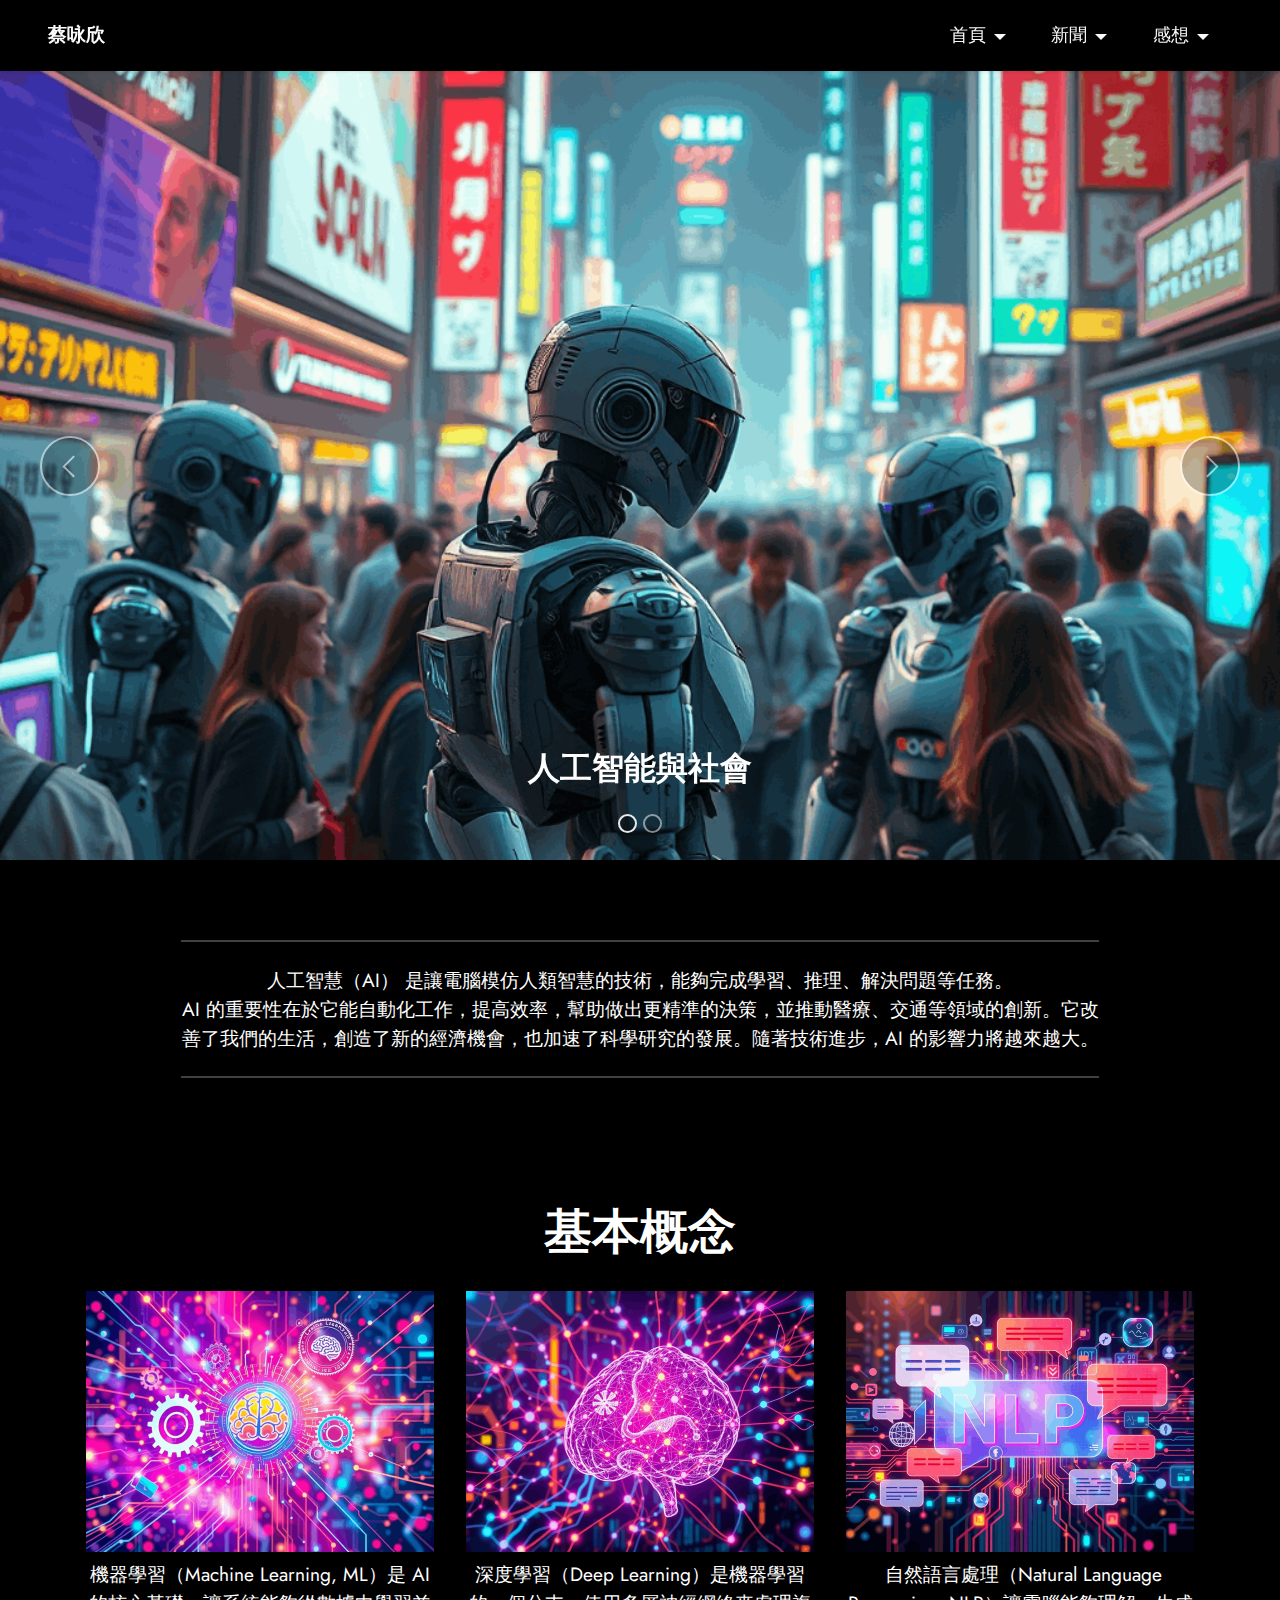
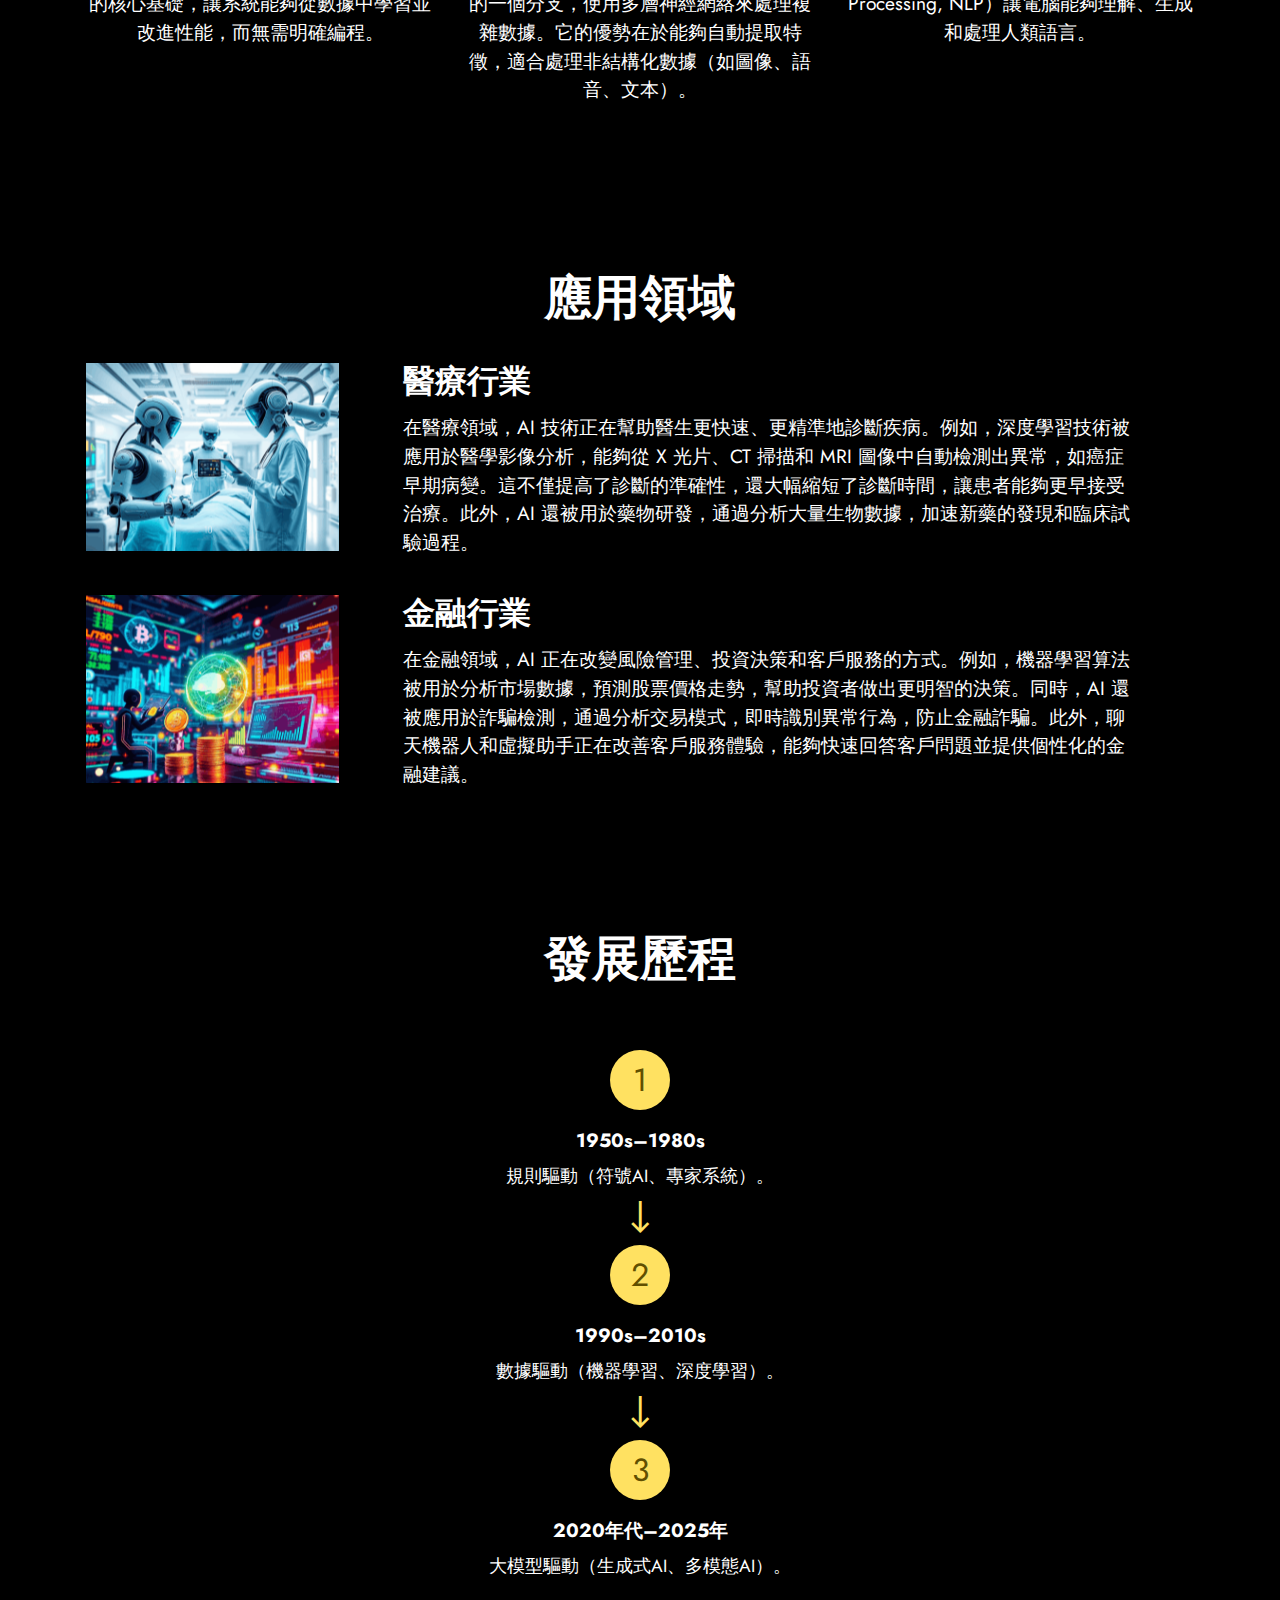
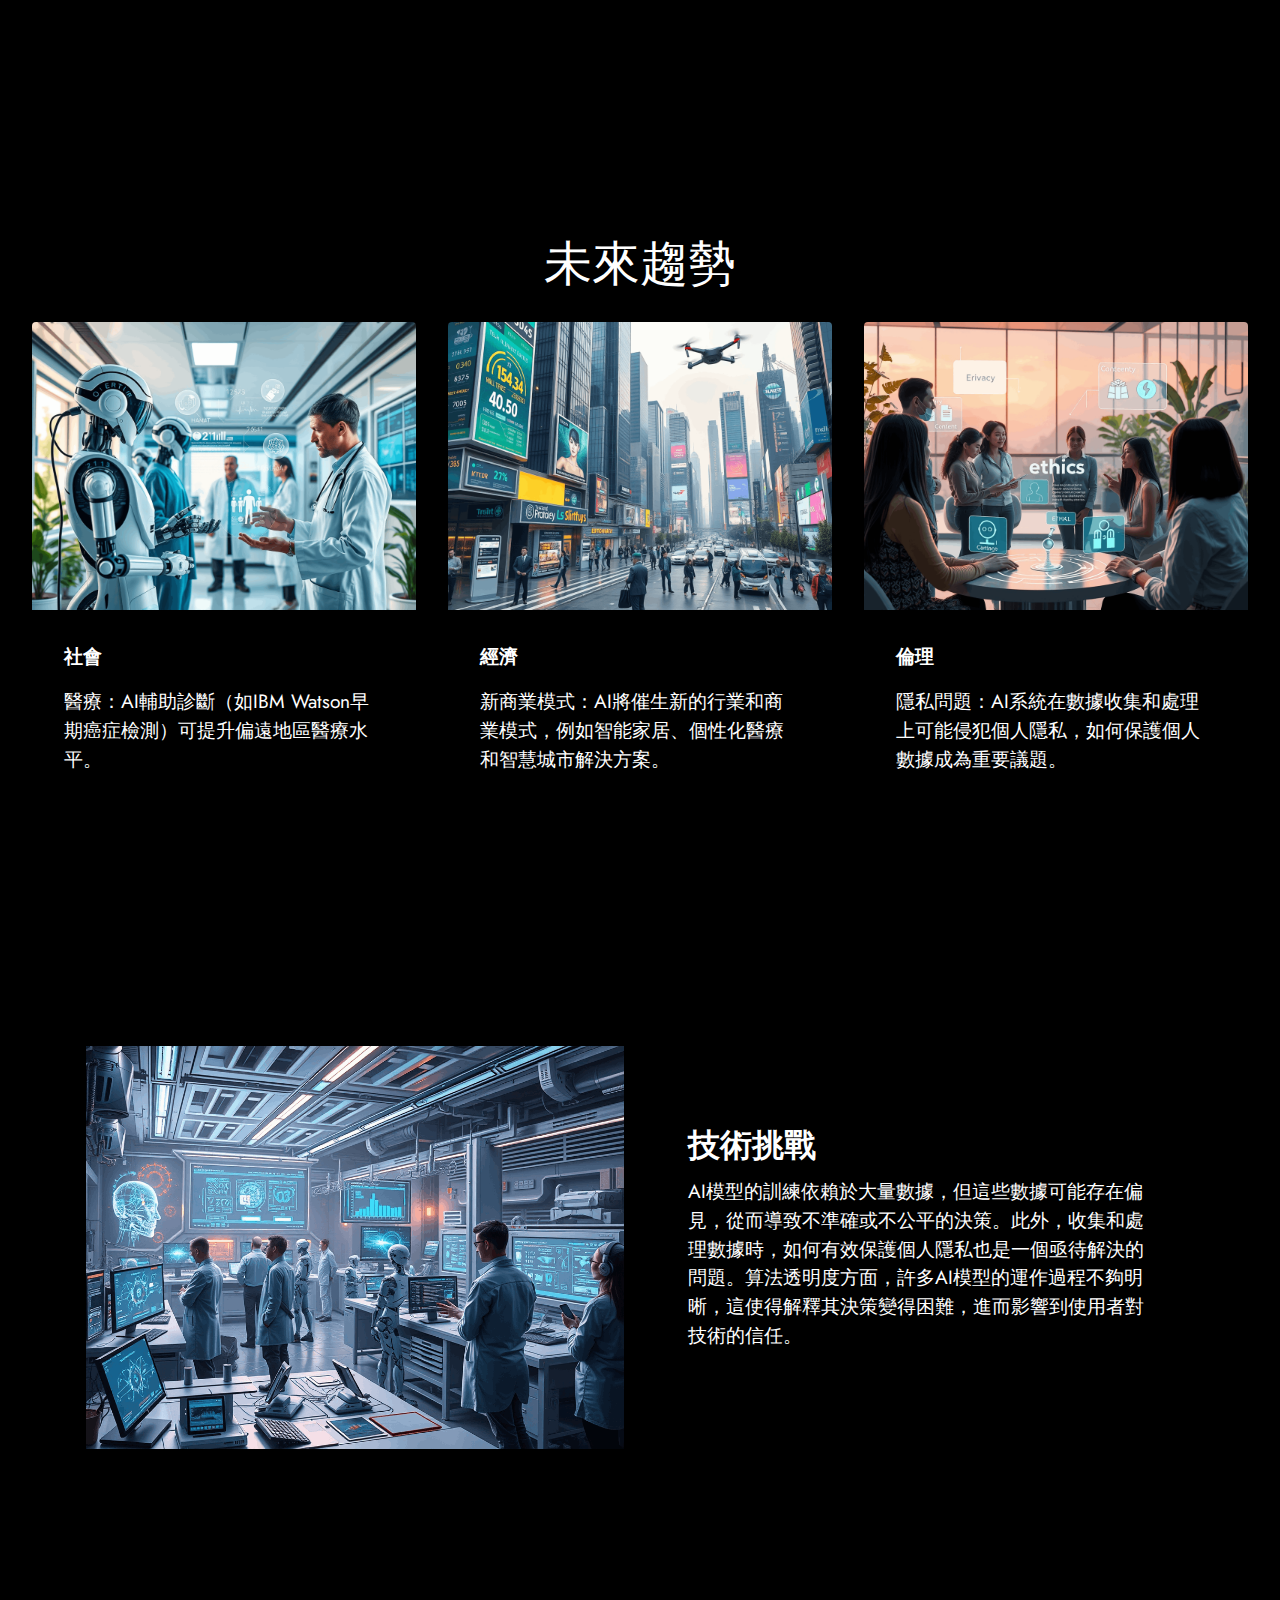
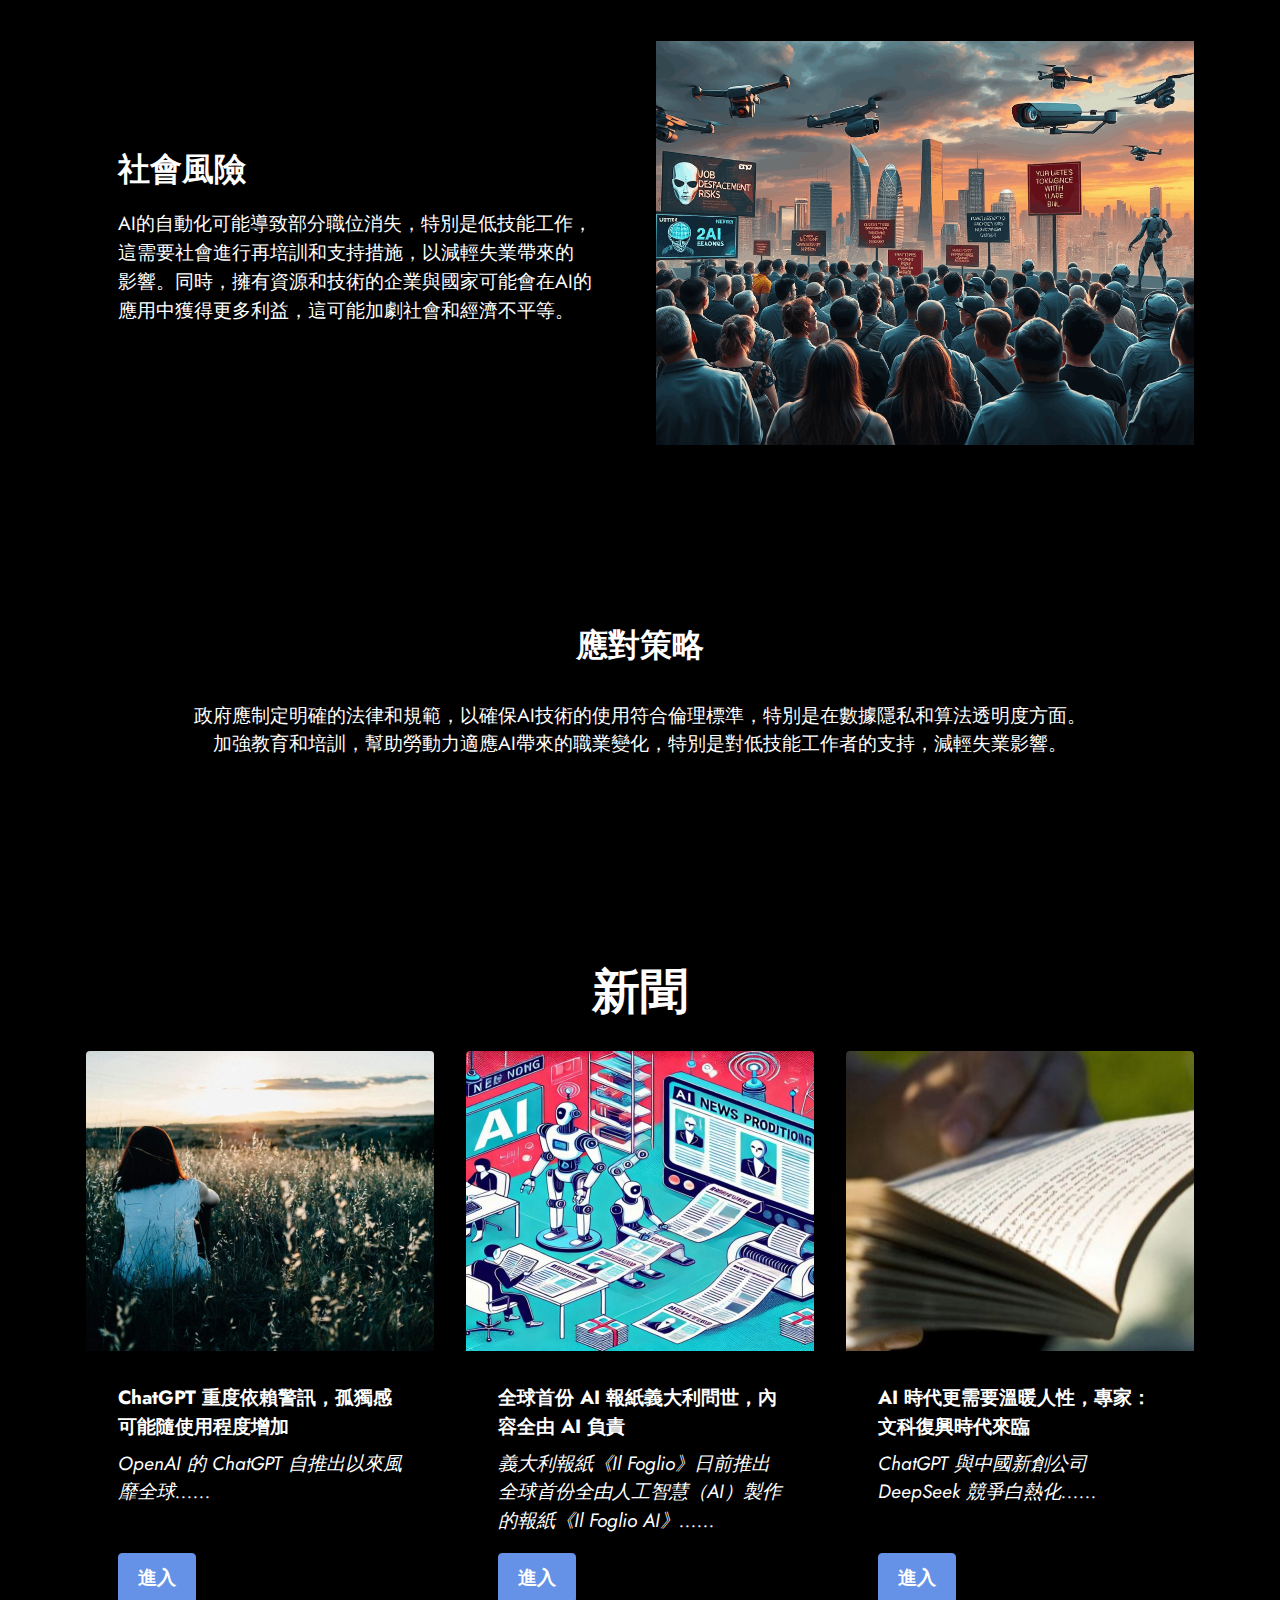
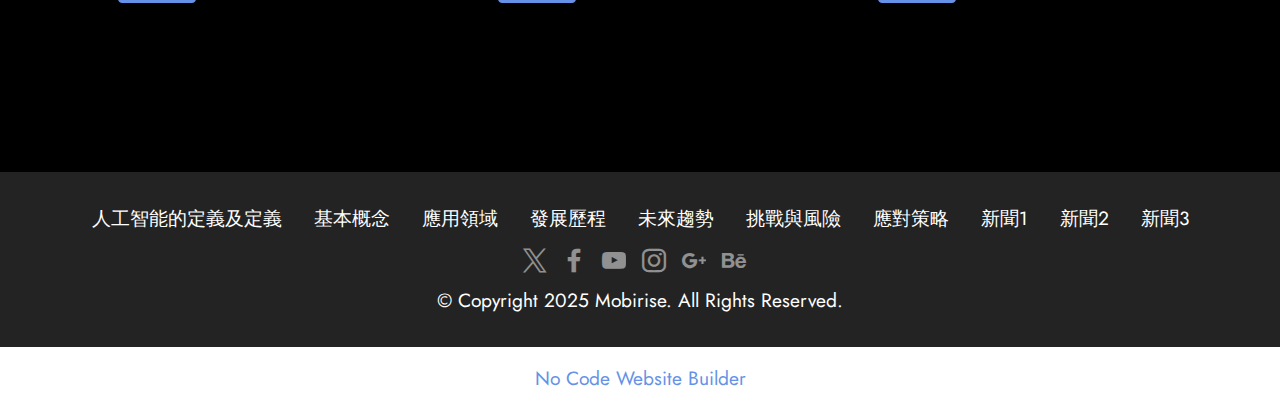
<file: index.html>
<!DOCTYPE html>
<html  >
<head>
  <!-- Site made with Mobirise Website Builder v5.9.18, https://mobirise.com -->
  <meta charset="UTF-8">
  <meta http-equiv="X-UA-Compatible" content="IE=edge">
  <meta name="generator" content="Mobirise v5.9.18, mobirise.com">
  <meta name="viewport" content="width=device-width, initial-scale=1, minimum-scale=1">
  <link rel="shortcut icon" href="assets/images/16.16-2-96x72.png" type="image/x-icon">
  <meta name="description" content="">
  
  
  <title>Home</title>
  <link rel="stylesheet" href="assets/web/assets/mobirise-icons2/mobirise2.css">
  <link rel="stylesheet" href="assets/bootstrap/css/bootstrap.min.css">
  <link rel="stylesheet" href="assets/bootstrap/css/bootstrap-grid.min.css">
  <link rel="stylesheet" href="assets/bootstrap/css/bootstrap-reboot.min.css">
  <link rel="stylesheet" href="assets/dropdown/css/style.css">
  <link rel="stylesheet" href="assets/socicon/css/styles.css">
  <link rel="stylesheet" href="assets/theme/css/style.css">
  <link rel="preload" href="https://fonts.googleapis.com/css?family=Jost:100,200,300,400,500,600,700,800,900,100i,200i,300i,400i,500i,600i,700i,800i,900i&display=swap" as="style" onload="this.onload=null;this.rel='stylesheet'">
  <noscript><link rel="stylesheet" href="https://fonts.googleapis.com/css?family=Jost:100,200,300,400,500,600,700,800,900,100i,200i,300i,400i,500i,600i,700i,800i,900i&display=swap"></noscript>
  <link rel="preload" as="style" href="assets/mobirise/css/mbr-additional.css?v=guR1i4"><link rel="stylesheet" href="assets/mobirise/css/mbr-additional.css?v=guR1i4" type="text/css">

  
  
  
</head>
<body>
  
  <section data-bs-version="5.1" class="menu menu2 cid-uFccO448yb" once="menu" id="menu2-1">
    
    <nav class="navbar navbar-dropdown navbar-fixed-top navbar-expand-lg">
        <div class="container-fluid">
            <div class="navbar-brand">
                
                <span class="navbar-caption-wrap"><a class="navbar-caption text-white display-7" href="https://mobiri.se">蔡咏欣<br></a></span>
            </div>
            <button class="navbar-toggler" type="button" data-toggle="collapse" data-bs-toggle="collapse" data-target="#navbarSupportedContent" data-bs-target="#navbarSupportedContent" aria-controls="navbarNavAltMarkup" aria-expanded="false" aria-label="Toggle navigation">
                <div class="hamburger">
                    <span></span>
                    <span></span>
                    <span></span>
                    <span></span>
                </div>
            </button>
            <div class="collapse navbar-collapse" id="navbarSupportedContent">
                <ul class="navbar-nav nav-dropdown nav-right" data-app-modern-menu="true"><li class="nav-item dropdown"><a class="nav-link link text-white text-primary dropdown-toggle display-4" href="index.html#content6-3" data-toggle="dropdown-submenu" data-bs-toggle="dropdown" data-bs-auto-close="outside" aria-expanded="false">首頁</a><div class="dropdown-menu" aria-labelledby="dropdown-610"><a class="text-white text-primary dropdown-item show display-4" href="index.html#content6-3" aria-expanded="true">人工智能的定義及重要性</a><a class="text-white text-primary dropdown-item display-4" href="index.html#gallery5-f">基本概念</a><a class="text-white text-primary dropdown-item display-4" href="index.html#features11-i">應用領域</a><a class="text-white text-primary dropdown-item display-4" href="index.html#features21-h">發展歷程</a><a class="text-white text-primary dropdown-item display-4" href="index.html#gallery3-j">未來趨勢</a><a class="text-white text-primary dropdown-item display-4" href="index.html#image1-k">挑戰</a><a class="text-white text-primary dropdown-item display-4" href="index.html#image2-l">風險</a><a class="text-white text-primary dropdown-item display-4" href="index.html#content4-m">應對策略</a><a class="text-white text-primary dropdown-item display-4" href="index.html#features3-t">新聞</a></div></li><li class="nav-item dropdown"><a class="nav-link link text-white text-primary dropdown-toggle show display-4" href="index.html#gallery5-f" data-toggle="dropdown-submenu" data-bs-toggle="dropdown" data-bs-auto-close="outside" aria-expanded="true">新聞</a><div class="dropdown-menu show" aria-labelledby="dropdown-886" data-bs-popper="none"><a class="text-white text-primary dropdown-item display-4" href="page2.html#header12-14">ChatGPT 重度依賴警訊</a><a class="text-white text-primary dropdown-item display-4" href="page3.html#header12-17">全球首份 AI 報紙</a><a class="text-white text-primary dropdown-item display-4" href="page4.html#header12-1a">AI 時代更需要溫暖人性</a></div></li>
                    <li class="nav-item dropdown"><a class="nav-link link text-white text-primary dropdown-toggle display-4" href="index.html#gallery3-j" aria-expanded="false" data-toggle="dropdown-submenu" data-bs-toggle="dropdown" data-bs-auto-close="outside">感想</a><div class="dropdown-menu" aria-labelledby="dropdown-685"><a class="text-white text-primary show dropdown-item display-4" href="page5.html#content6-1g">新聞1感想</a><a class="text-white text-primary show dropdown-item display-4" href="page6.html#content6-1k">新聞2感想</a><a class="text-white text-primary show dropdown-item display-4" href="page7.html#content6-1r">新聞3感想</a></div></li></ul>
                
                
            </div>
        </div>
    </nav>
</section>

<section data-bs-version="5.1" class="slider1 cid-uFR36c6nap" id="slider1-e">
    
    <div class="carousel slide" id="uHay7eNX1V" data-interval="5000" data-bs-interval="5000">
        <ol class="carousel-indicators">
            <li data-slide-to="0" data-bs-slide-to="0" class="active" data-target="#uHay7eNX1V" data-bs-target="#uHay7eNX1V"></li>
            <li data-slide-to="1" data-bs-slide-to="1" data-target="#uHay7eNX1V" data-bs-target="#uHay7eNX1V"></li>
            
        </ol>
        <div class="carousel-inner">
            
            
            <div class="carousel-item slider-image item active">
                <div class="item-wrapper">
                    <img class="d-block w-100" src="assets/images/1-1920x1080.png" alt="Mobirise Website Builder" data-slide-to="0" data-bs-slide-to="0">
                    
                    <div class="carousel-caption">
                        <h5 class="mbr-section-subtitle mbr-fonts-style display-5"><strong>人工智能與社會</strong></h5>
                        
                    </div>
                </div>
            </div><div class="carousel-item slider-image item">
                <div class="item-wrapper">
                    <img class="d-block w-100" src="assets/images/11.11-1017x763.png" alt="Mobirise Website Builder" data-slide-to="2" data-bs-slide-to="2">
                    
                    <div class="carousel-caption">
                        <h5 class="mbr-section-subtitle mbr-fonts-style display-5"><strong>人工智能與社會</strong></h5>
                        
                    </div>
                </div>
            </div>
        </div>
        <a class="carousel-control carousel-control-prev" role="button" data-slide="prev" data-bs-slide="prev" href="#uHay7eNX1V">
            <span class="mobi-mbri mobi-mbri-arrow-prev" aria-hidden="true"></span>
            <span class="sr-only visually-hidden">Previous</span>
        </a>
        <a class="carousel-control carousel-control-next" role="button" data-slide="next" data-bs-slide="next" href="#uHay7eNX1V">
            <span class="mobi-mbri mobi-mbri-arrow-next" aria-hidden="true"></span>
            <span class="sr-only visually-hidden">Next</span>
        </a>
    </div>
</section>

<section data-bs-version="5.1" class="content6 cid-uFccXV42ch" id="content6-3">
    
    <div class="container">
        <div class="row justify-content-center">
            <div class="col-md-12 col-lg-10">
                <hr class="line">
                <p class="mbr-text align-center mbr-fonts-style my-4 display-7">人工智慧（AI） 是讓電腦模仿人類智慧的技術，能夠完成學習、推理、解決問題等任務。<br>AI 的重要性在於它能自動化工作，提高效率，幫助做出更精準的決策，並推動醫療、交通等領域的創新。它改善了我們的生活，創造了新的經濟機會，也加速了科學研究的發展。隨著技術進步，AI 的影響力將越來越大。</p>
                <hr class="line">
            </div>
        </div>
    </div>
</section>

<section data-bs-version="5.1" class="gallery5 mbr-gallery cid-uFR9WHoDed" id="gallery5-f">
    

    
    

    <div class="container">
        <div class="mbr-section-head">
            <h3 class="mbr-section-title mbr-fonts-style align-center m-0 display-2"><strong>基本概念</strong></h3>
            
        </div>
        <div class="row mbr-gallery mt-4">
            <div class="col-12 col-md-6 col-lg-4 item gallery-image">
                <div class="item-wrapper" data-toggle="modal" data-bs-toggle="modal" data-target="#uHay7f7BDr-modal" data-bs-target="#uHay7f7BDr-modal">
                    <img class="w-100" src="assets/images/4.4-696x522.png" alt="Mobirise Website Builder" data-slide-to="0" data-bs-slide-to="0" data-target="#lb-uHay7f7BDr" data-bs-target="#lb-uHay7f7BDr">
                    <div class="icon-wrapper">
                        <span class="mobi-mbri mobi-mbri-search mbr-iconfont mbr-iconfont-btn"></span>
                    </div>
                </div>
                <h6 class="mbr-item-subtitle mbr-fonts-style align-center mb-2 mt-2 display-7">機器學習（Machine Learning, ML）是 AI 的核心基礎，讓系統能夠從數據中學習並改進性能，而無需明確編程。</h6>
            </div>
            <div class="col-12 col-md-6 col-lg-4 item gallery-image">
                <div class="item-wrapper" data-toggle="modal" data-bs-toggle="modal" data-target="#uHay7f7BDr-modal" data-bs-target="#uHay7f7BDr-modal">
                    <img class="w-100" src="assets/images/5.5-696x522.png" alt="Mobirise Website Builder" data-slide-to="1" data-bs-slide-to="1" data-target="#lb-uHay7f7BDr" data-bs-target="#lb-uHay7f7BDr">
                    <div class="icon-wrapper">
                        <span class="mobi-mbri mobi-mbri-search mbr-iconfont mbr-iconfont-btn"></span>
                    </div>
                </div>
                <h6 class="mbr-item-subtitle mbr-fonts-style align-center mb-2 mt-2 display-7">深度學習（Deep Learning）是機器學習的一個分支，使用多層神經網絡來處理複雜數據。它的優勢在於能夠自動提取特徵，適合處理非結構化數據（如圖像、語音、文本）。</h6>
            </div>
            <div class="col-12 col-md-6 col-lg-4 item gallery-image">
                <div class="item-wrapper" data-toggle="modal" data-bs-toggle="modal" data-target="#uHay7f7BDr-modal" data-bs-target="#uHay7f7BDr-modal">
                    <img class="w-100" src="assets/images/6.6-696x522.png" alt="Mobirise Website Builder" data-slide-to="2" data-bs-slide-to="2" data-target="#lb-uHay7f7BDr" data-bs-target="#lb-uHay7f7BDr">
                    <div class="icon-wrapper">
                        <span class="mobi-mbri mobi-mbri-search mbr-iconfont mbr-iconfont-btn"></span>
                    </div>
                </div>
                <h6 class="mbr-item-subtitle mbr-fonts-style align-center mb-2 mt-2 display-7">&nbsp;自然語言處理（Natural Language Processing, NLP）讓電腦能夠理解、生成和處理人類語言。</h6>
            </div>
            
        </div>

        <div class="modal mbr-slider" tabindex="-1" role="dialog" aria-hidden="true" id="uHay7f7BDr-modal">
            <div class="modal-dialog" role="document">
                <div class="modal-content">
                    <div class="modal-body">
                        <div class="carousel slide" id="lb-uHay7f7BDr" data-interval="5000" data-bs-interval="5000">
                            <div class="carousel-inner">
                                <div class="carousel-item active">
                                    <img class="d-block w-100" src="assets/images/4.4-696x522.png" alt="Mobirise Website Builder">
                                </div>
                                <div class="carousel-item">
                                    <img class="d-block w-100" src="assets/images/5.5-696x522.png" alt="Mobirise Website Builder">
                                </div>
                                <div class="carousel-item">
                                    <img class="d-block w-100" src="assets/images/6.6-696x522.png" alt="Mobirise Website Builder">
                                </div>
                                
                            </div>
                            <ol class="carousel-indicators">
                                <li data-slide-to="0" data-bs-slide-to="0" class="active" data-target="#lb-uHay7f7BDr" data-bs-target="#lb-uHay7f7BDr"></li>
                                <li data-slide-to="1" data-bs-slide-to="1" data-target="#lb-uHay7f7BDr" data-bs-target="#lb-uHay7f7BDr"></li>
                                <li data-slide-to="2" data-bs-slide-to="2" data-target="#lb-uHay7f7BDr" data-bs-target="#lb-uHay7f7BDr"></li>
                                
                            </ol>
                            <a role="button" href="" class="close" data-dismiss="modal" data-bs-dismiss="modal" aria-label="Close">
                            </a>
                            <a class="carousel-control-prev carousel-control" role="button" data-slide="prev" data-bs-slide="prev" href="#lb-uHay7f7BDr">
                                <span class="mobi-mbri mobi-mbri-arrow-prev" aria-hidden="true"></span>
                                <span class="sr-only visually-hidden">Previous</span>
                            </a>
                            <a class="carousel-control-next carousel-control" role="button" data-slide="next" data-bs-slide="next" href="#lb-uHay7f7BDr">
                                <span class="mobi-mbri mobi-mbri-arrow-next" aria-hidden="true"></span>
                                <span class="sr-only visually-hidden">Next</span>
                            </a>
                        </div>
                    </div>
                </div>
            </div>
        </div>
    </div>
</section>

<section data-bs-version="5.1" class="features11 cid-uFRhFI7ZLR" id="features11-i">
    <!---->
    

    
    
    <div class="container">
        <div class="title">
            <h3 class="mbr-section-title mbr-fonts-style mb-4 display-2">
                <strong>應用領域</strong></h3>
            
        </div>
        <div class="item features-image">
            <div class="item-wrapper">
                <div class="row align-items-center">
                    <div class="col-12 col-md-3">
                        <div class="image-wrapper">
                            <img src="assets/images/2-1-506x285.png" alt="Mobirise Website Builder" title="">
                        </div>
                    </div>
                    <div class="col-12 col-md">
                        <div class="card-box">
                            <div class="row">
                                <div class="col-12">
                                    <div class="top-line">
                                        <h4 class="card-title mbr-fonts-style display-5"><strong>醫療行業</strong></h4>
                                        <p class="cost mbr-fonts-style display-5"></p>
                                    </div>
                                </div>
                                <div class="col-12">
                                    <div class="bottom-line">
                                        <p class="mbr-text mbr-fonts-style m-0 display-7">
                                            在醫療領域，AI 技術正在幫助醫生更快速、更精準地診斷疾病。例如，深度學習技術被應用於醫學影像分析，能夠從 X 光片、CT 掃描和 MRI 圖像中自動檢測出異常，如癌症早期病變。這不僅提高了診斷的準確性，還大幅縮短了診斷時間，讓患者能夠更早接受治療。此外，AI 還被用於藥物研發，通過分析大量生物數據，加速新藥的發現和臨床試驗過程。
                                        </p>
                                    </div>
                                </div>
                            </div>
                        </div>
                    </div>
                </div>
            </div>
        </div>
        <div class="item features-image">
            <div class="item-wrapper">
                <div class="row align-items-center">
                    <div class="col-12 col-md-3">
                        <div class="image-wrapper">
                            <img src="assets/images/3-506x285.png" alt="Mobirise Website Builder" title="">
                        </div>
                    </div>
                    <div class="col-12 col-md">
                        <div class="card-box">
                            <div class="row">
                                <div class="col-12">
                                    <div class="top-line">
                                        <h4 class="card-title mbr-fonts-style display-5"><strong>金融行業</strong></h4>
                                        <p class="cost mbr-fonts-style display-5"></p>
                                    </div>
                                </div>
                                <div class="col-12">
                                    <div class="bottom-line">
                                        <p class="mbr-text mbr-fonts-style m-0 display-7">
                                            在金融領域，AI 正在改變風險管理、投資決策和客戶服務的方式。例如，機器學習算法被用於分析市場數據，預測股票價格走勢，幫助投資者做出更明智的決策。同時，AI 還被應用於詐騙檢測，通過分析交易模式，即時識別異常行為，防止金融詐騙。此外，聊天機器人和虛擬助手正在改善客戶服務體驗，能夠快速回答客戶問題並提供個性化的金融建議。
                                        </p>
                                    </div>
                                </div>
                            </div>
                        </div>
                    </div>
                </div>
            </div>
        </div>
        
    </div>
</section>

<section data-bs-version="5.1" class="features21 cid-uFRhbGE5dW" id="features21-h">

    

    
    
    <div class="container">
        <div class="row justify-content-center">
            <div class="col-md-12 col-lg-9">
                <div class="card-wrapper mb-4">
                    <div class="card-box align-center">
                        <h4 class="card-title mbr-fonts-style mb-4 display-2">
                            <strong>發展歷程</strong></h4>
                        
                        
                    </div>
                </div>
            </div>
            <div class="col-12 col-md-8">
                <div class="item mbr-flex">
                    <div class="icon-wrap w-100">
                        <div class="icon-box">
                            <span class="step-number mbr-fonts-style display-5">1</span>
                        </div>
                    </div>
                    <div class="text-box">
                        <h4 class="icon-title card-title mbr-black mbr-fonts-style display-7">
                            <strong>1950s–1980s</strong>
                        </h4>
                        <h5 class="icon-text mbr-black mbr-fonts-style display-4">規則驅動（符號AI、專家系統）。</h5>
                    </div>
                </div>
                <div class="item mbr-flex">
                    <div class="icon-wrap w-100">
                        <div class="icon-box">
                            <span class="step-number mbr-fonts-style display-5">2</span>
                        </div>
                    </div>
                    <div class="text-box">
                        <h4 class="icon-title card-title mbr-black mbr-fonts-style display-7">
                            <strong>1990s–2010s</strong>
                        </h4>
                        <h5 class="icon-text mbr-black mbr-fonts-style display-4">數據驅動（機器學習、深度學習）。</h5>
                    </div>
                </div>
                <div class="item mbr-flex last">
                    <div class="icon-wrap w-100">
                        <div class="icon-box">
                            <span class="step-number mbr-fonts-style display-5">3</span>
                        </div>
                    </div>
                    <div class="text-box">
                        <h4 class="icon-title card-title mbr-black mbr-fonts-style display-7">
                            <strong>2020年代–2025年</strong>
                        </h4>
                        <h5 class="icon-text mbr-black mbr-fonts-style display-4">大模型驅動（生成式AI、多模態AI）。
<div>
</div><div><br></div></h5>
                    </div>
                </div>
                
                
                
                
                
                
                
            </div>
        </div>
    </div>
</section>

<section data-bs-version="5.1" class="gallery3 cid-uGw4FcFDPg" id="gallery3-j">
    
    
    <div class="container-fluid">
        <div class="mbr-section-head">
            <h4 class="mbr-section-title mbr-fonts-style align-center mb-0 display-2">未來趨勢</h4>
            
        </div>
        <div class="row mt-4">
            <div class="item features-image сol-12 col-md-6 col-lg-4">
                <div class="item-wrapper">
                    <div class="item-img">
                        <img src="assets/images/7-1024x768.png" alt="Mobirise Website Builder">
                    </div>
                    <div class="item-content">
                        <h5 class="item-title mbr-fonts-style display-7"><strong>社會</strong></h5>
                        
                        <p class="mbr-text mbr-fonts-style mt-3 display-7">
                            醫療：AI輔助診斷（如IBM Watson早期癌症檢測）可提升偏遠地區醫療水平。&nbsp;</p>
                    </div>
                    
                </div>
            </div>
            <div class="item features-image сol-12 col-md-6 col-lg-4">
                <div class="item-wrapper">
                    <div class="item-img">
                        <img src="assets/images/8.8-1024x768.png" alt="Mobirise Website Builder">
                    </div>
                    <div class="item-content">
                        <h5 class="item-title mbr-fonts-style display-7">
                            <strong>經濟</strong></h5>
                        
                        <p class="mbr-text mbr-fonts-style mt-3 display-7">
                            新商業模式：AI將催生新的行業和商業模式，例如智能家居、個性化醫療和智慧城市解決方案。</p>
                    </div>
                    
                </div>
            </div>
            <div class="item features-image сol-12 col-md-6 col-lg-4">
                <div class="item-wrapper">
                    <div class="item-img">
                        <img src="assets/images/9.9-1024x768.png" alt="Mobirise Website Builder">
                    </div>
                    <div class="item-content">
                        <h5 class="item-title mbr-fonts-style display-7">
                            <strong>倫理</strong></h5>
                        
                        <p class="mbr-text mbr-fonts-style mt-3 display-7">
                            隱私問題：AI系統在數據收集和處理上可能侵犯個人隱私，如何保護個人數據成為重要議題。&nbsp;</p>
                    </div>
                    
                </div>
            </div>
            
        </div>
    </div>
</section>

<section data-bs-version="5.1" class="image1 cid-uGw4PtcLH0" id="image1-k">
    

    
    

    <div class="container">
        <div class="row align-items-center">
            <div class="col-12 col-lg-6">
                <div class="image-wrapper">
                    <img src="assets/images/10.10-1024x768.png" alt="Mobirise Website Builder">
                    
                </div>
            </div>
            <div class="col-12 col-lg">
                <div class="text-wrapper">
                    <h3 class="mbr-section-title mbr-fonts-style mb-3 display-5"><p>
                        <strong>技術挑戰&nbsp;</strong>&nbsp;&nbsp;&nbsp;&nbsp;</p></h3>
                    <p class="mbr-text mbr-fonts-style display-7">AI模型的訓練依賴於大量數據，但這些數據可能存在偏見，從而導致不準確或不公平的決策。此外，收集和處理數據時，如何有效保護個人隱私也是一個亟待解決的問題。算法透明度方面，許多AI模型的運作過程不夠明晰，這使得解釋其決策變得困難，進而影響到使用者對技術的信任。</p>
                </div>
            </div>
        </div>
    </div>
</section>

<section data-bs-version="5.1" class="image2 cid-uGw4PNpqEw" id="image2-l">
    

    
    

    <div class="container">
        <div class="row align-items-center">
            <div class="col-12 col-lg-6">
                <div class="image-wrapper">
                    <img src="assets/images/12-1024x768.png" alt="Mobirise Website Builder">
                    
                </div>
            </div>
            <div class="col-12 col-lg">
                <div class="text-wrapper">
                    <h3 class="mbr-section-title mbr-fonts-style mb-3 display-5">
                        <strong>社會風險</strong></h3>
                    <p class="mbr-text mbr-fonts-style display-7">
                        AI的自動化可能導致部分職位消失，特別是低技能工作，這需要社會進行再培訓和支持措施，以減輕失業帶來的影響。同時，擁有資源和技術的企業與國家可能會在AI的應用中獲得更多利益，這可能加劇社會和經濟不平等。</p>
                </div>
            </div>
        </div>
    </div>
</section>

<section data-bs-version="5.1" class="content4 cid-uGw5dpamMy" id="content4-m">
    

    
    
    <div class="container">
        <div class="row justify-content-center">
            <div class="title col-md-12 col-lg-10">
                <h3 class="mbr-section-title mbr-fonts-style align-center mb-4 display-5">
                    <strong>應對策略</strong></h3>
                <h4 class="mbr-section-subtitle align-center mbr-fonts-style mb-4 display-7">
                    政府應制定明確的法律和規範，以確保AI技術的使用符合倫理標準，特別是在數據隱私和算法透明度方面。<div>加強教育和培訓，幫助勞動力適應AI帶來的職業變化，特別是對低技能工作者的支持，減輕失業影響。</div></h4>
                
            </div>
        </div>
    </div>
</section>

<section data-bs-version="5.1" class="features3 cid-uGCKxGlkpi" id="features3-t">
    
    
    <div class="container">
        <div class="mbr-section-head">
            <h4 class="mbr-section-title mbr-fonts-style align-center mb-0 display-2">
                <strong>新聞</strong></h4>
            
        </div>
        <div class="row mt-4">
            <div class="item features-image сol-12 col-md-6 col-lg-4">
                <div class="item-wrapper">
                    <div class="item-img">
                        <img src="assets/images/13-800x600.jpg" alt="Mobirise Website Builder">
                    </div>
                    <div class="item-content">
                        <h5 class="item-title mbr-fonts-style display-7"><strong>
</strong><div><span style="font-size: 1.2rem;"><strong>ChatGPT 重度依賴警訊，孤獨感可能隨使用程度增加</strong></span><br></div></h5>
                        <h6 class="item-subtitle mbr-fonts-style mt-1 display-7"><em>OpenAI 的 ChatGPT 自推出以來風靡全球......</em></h6>
                        
                    </div>
                    <div class="mbr-section-btn item-footer mt-2"><a href="page2.html#header12-14" class="btn btn-primary item-btn display-7" target="_blank">進入</a></div>
                </div>
            </div>
            <div class="item features-image сol-12 col-md-6 col-lg-4">
                <div class="item-wrapper">
                    <div class="item-img">
                        <img src="assets/images/14-800x600.jpg" alt="Mobirise Website Builder">
                    </div>
                    <div class="item-content">
                        <h5 class="item-title mbr-fonts-style display-7"><div><strong>全球首份 AI 報紙義大利問世，內容全由 AI 負責</strong></div></h5>
                        <h6 class="item-subtitle mbr-fonts-style mt-1 display-7"><em>義大利報紙《Il Foglio》日前推出全球首份全由人工智慧（AI）製作的報紙《Il Foglio AI》......</em></h6>
                        
                    </div>
                    <div class="mbr-section-btn item-footer mt-2"><a href="page3.html#header12-17" class="btn btn-primary item-btn display-7" target="_blank">進入</a></div>
                </div>
            </div>
            <div class="item features-image сol-12 col-md-6 col-lg-4">
                <div class="item-wrapper">
                    <div class="item-img">
                        <img src="assets/images/15-624x415.jpeg" alt="Mobirise Website Builder">
                    </div>
                    <div class="item-content">
                        <h5 class="item-title mbr-fonts-style display-7"><strong>
</strong><div><span style="font-size: 1.2rem;"><strong>AI 時代更需要溫暖人性，專家：文科復興時代來臨</strong></span><br></div></h5>
                        <h6 class="item-subtitle mbr-fonts-style mt-1 display-7"><em>ChatGPT 與中國新創公司 DeepSeek 競爭白熱化......</em></h6>
                        
                    </div>
                    <div class="mbr-section-btn item-footer mt-2"><a href="page4.html#header12-1a" class="btn btn-primary item-btn display-7" target="_blank">進入</a></div>
                </div>
            </div>
        </div>
    </div>
</section>

<section data-bs-version="5.1" class="footer3 cid-uGw5lXU6rB" once="footers" id="footer3-o">

    

    

    <div class="container-fluid">
        <div class="media-container-row align-center mbr-white">
            <div class="row row-links">
                <ul class="foot-menu">
                    
                    
                    
                    
                    
                <li class="foot-menu-item mbr-fonts-style display-7">人工智能的定義及定義</li><li class="foot-menu-item mbr-fonts-style display-7">基本概念</li><li class="foot-menu-item mbr-fonts-style display-7">應用領域</li><li class="foot-menu-item mbr-fonts-style display-7">發展歷程</li><li class="foot-menu-item mbr-fonts-style display-7">未來趨勢</li><li class="foot-menu-item mbr-fonts-style display-7">挑戰與風險</li><li class="foot-menu-item mbr-fonts-style display-7">應對策略</li><li class="foot-menu-item mbr-fonts-style display-7">新聞1</li><li class="foot-menu-item mbr-fonts-style display-7">新聞2</li><li class="foot-menu-item mbr-fonts-style display-7">新聞3<br></li></ul>
            </div>
            <div class="row social-row">
                <div class="social-list align-right pb-2">
                    
                    
                    
                    
                    
                    
                <div class="soc-item">
                        <a href="https://twitter.com/mobirise" target="_blank">
                            <span class="socicon-twitter socicon mbr-iconfont mbr-iconfont-social"></span>
                        </a>
                    </div><div class="soc-item">
                        <a href="https://www.facebook.com/pages/Mobirise/1616226671953247" target="_blank">
                            <span class="socicon-facebook socicon mbr-iconfont mbr-iconfont-social"></span>
                        </a>
                    </div><div class="soc-item">
                        <a href="https://www.youtube.com/c/mobirise" target="_blank">
                            <span class="socicon-youtube socicon mbr-iconfont mbr-iconfont-social"></span>
                        </a>
                    </div><div class="soc-item">
                        <a href="https://instagram.com/mobirise" target="_blank">
                            <span class="socicon-instagram socicon mbr-iconfont mbr-iconfont-social"></span>
                        </a>
                    </div><div class="soc-item">
                        <a href="https://plus.google.com/u/0/+Mobirise" target="_blank">
                            <span class="socicon-googleplus socicon mbr-iconfont mbr-iconfont-social"></span>
                        </a>
                    </div><div class="soc-item">
                        <a href="https://www.behance.net/Mobirise" target="_blank">
                            <span class="socicon-behance socicon mbr-iconfont mbr-iconfont-social"></span>
                        </a>
                    </div></div>
            </div>
            <div class="row row-copirayt">
                <p class="mbr-text mb-0 mbr-fonts-style mbr-white align-center display-7">
                    © Copyright 2025 Mobirise. All Rights Reserved.
                </p>
            </div>
        </div>
    </div>
</section><section class="display-7" style="padding: 0;align-items: center;justify-content: center;flex-wrap: wrap;    align-content: center;display: flex;position: relative;height: 4rem;"><a href="https://mobiri.se/" style="flex: 1 1;height: 4rem;position: absolute;width: 100%;z-index: 1;"><img alt="" style="height: 4rem;" src="[data-uri]"></a><p style="margin: 0;text-align: center;" class="display-7">&#8204;</p><a style="z-index:1" href="https://mobirise.com/builder/no-code-website-builder.html">No Code Website Builder</a></section><script src="assets/bootstrap/js/bootstrap.bundle.min.js"></script>  <script src="assets/smoothscroll/smooth-scroll.js"></script>  <script src="assets/ytplayer/index.js"></script>  <script src="assets/dropdown/js/navbar-dropdown.js"></script>  <script src="assets/theme/js/script.js"></script>  
  
  
</body>
</html>
</file>
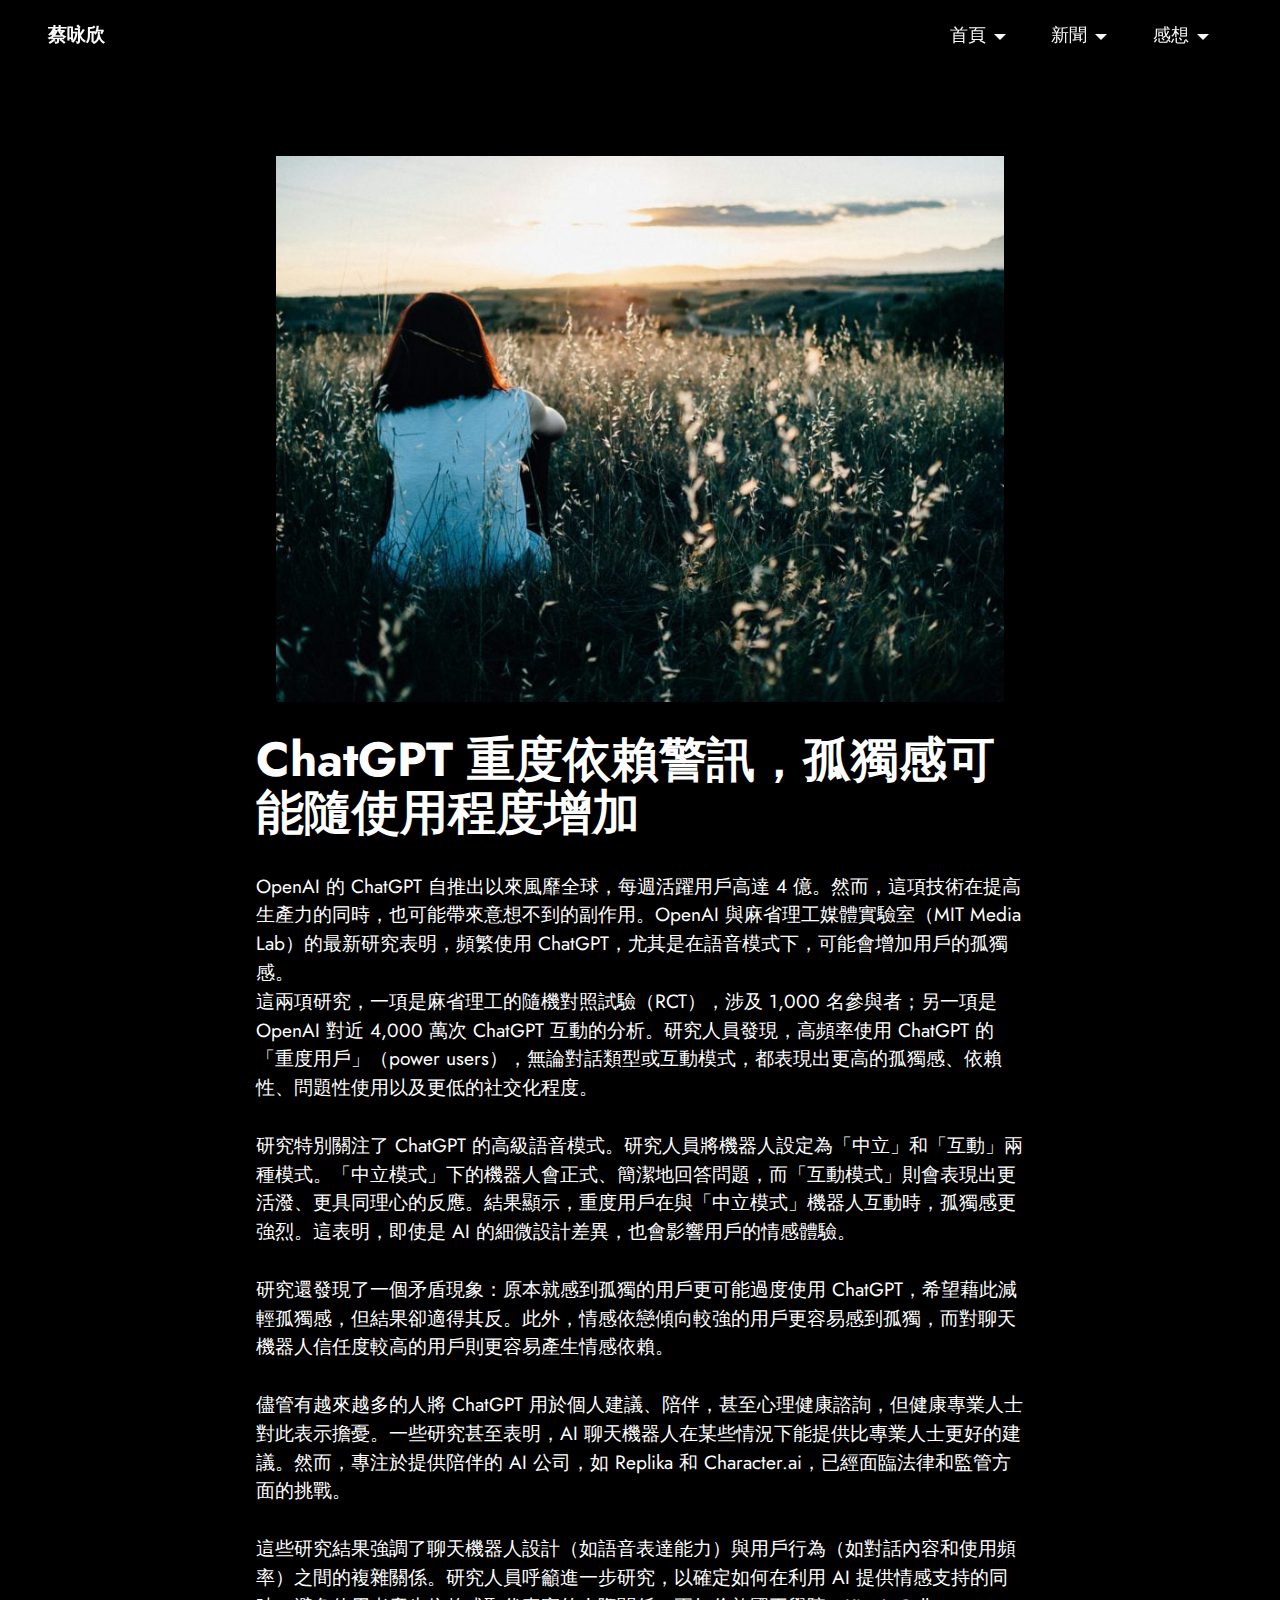
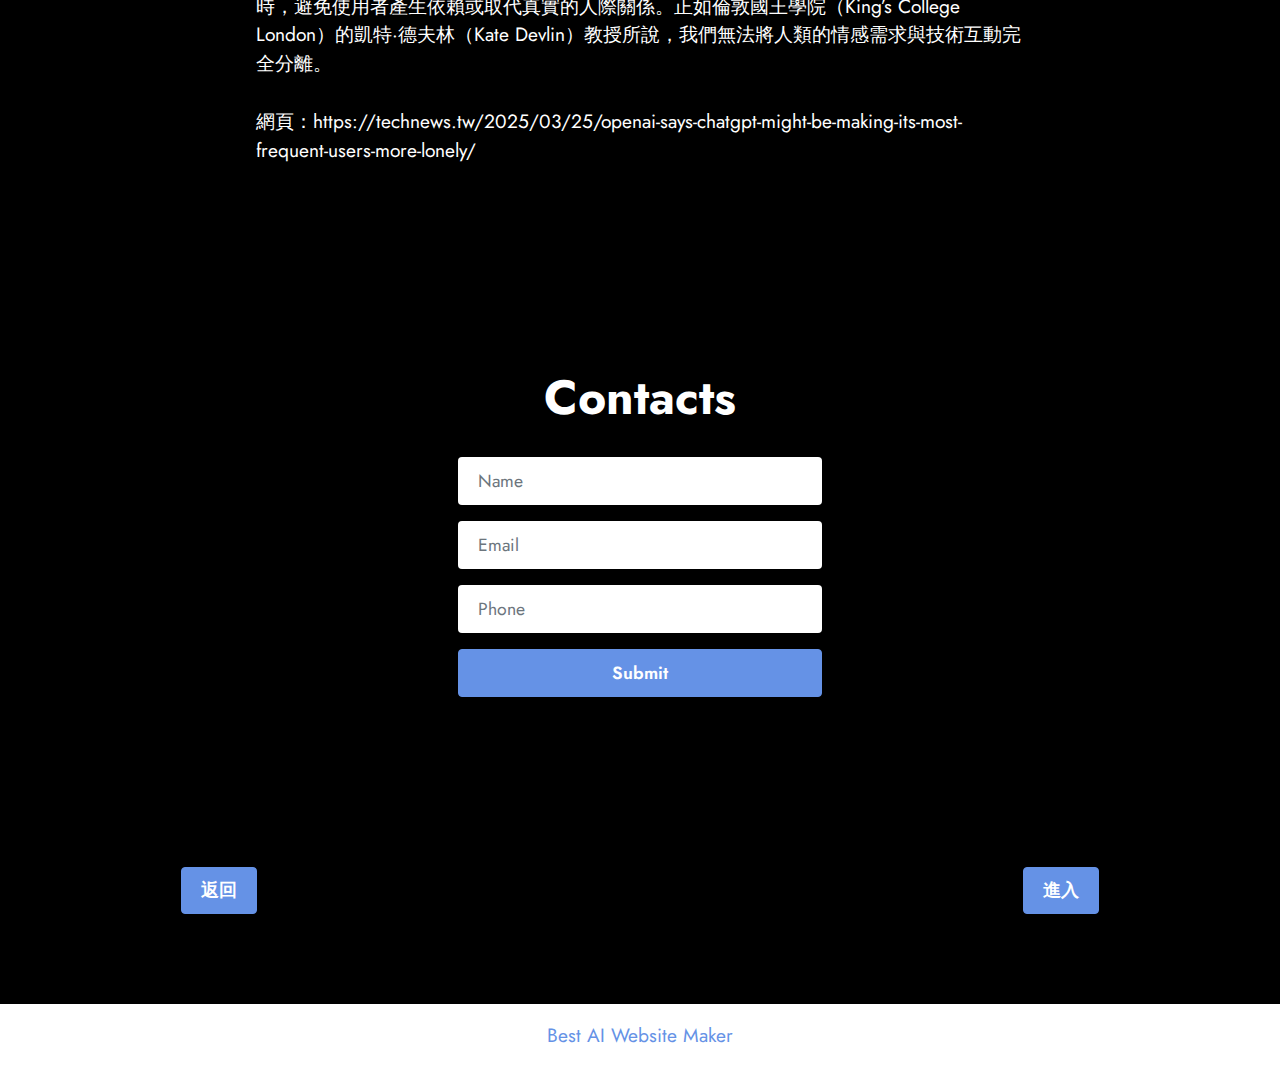
<file: page2.html>
<!DOCTYPE html>
<html  >
<head>
  <!-- Site made with Mobirise Website Builder v5.9.18, https://mobirise.com -->
  <meta charset="UTF-8">
  <meta http-equiv="X-UA-Compatible" content="IE=edge">
  <meta name="generator" content="Mobirise v5.9.18, mobirise.com">
  <meta name="viewport" content="width=device-width, initial-scale=1, minimum-scale=1">
  <link rel="shortcut icon" href="assets/images/16.16-2-96x72.png" type="image/x-icon">
  <meta name="description" content="">
  
  
  <title>Page 1</title>
  <link rel="stylesheet" href="assets/bootstrap/css/bootstrap.min.css">
  <link rel="stylesheet" href="assets/bootstrap/css/bootstrap-grid.min.css">
  <link rel="stylesheet" href="assets/bootstrap/css/bootstrap-reboot.min.css">
  <link rel="stylesheet" href="assets/dropdown/css/style.css">
  <link rel="stylesheet" href="assets/socicon/css/styles.css">
  <link rel="stylesheet" href="assets/theme/css/style.css">
  <link rel="preload" href="https://fonts.googleapis.com/css?family=Jost:100,200,300,400,500,600,700,800,900,100i,200i,300i,400i,500i,600i,700i,800i,900i&display=swap" as="style" onload="this.onload=null;this.rel='stylesheet'">
  <noscript><link rel="stylesheet" href="https://fonts.googleapis.com/css?family=Jost:100,200,300,400,500,600,700,800,900,100i,200i,300i,400i,500i,600i,700i,800i,900i&display=swap"></noscript>
  <link rel="preload" as="style" href="assets/mobirise/css/mbr-additional.css?v=vlWpyh"><link rel="stylesheet" href="assets/mobirise/css/mbr-additional.css?v=vlWpyh" type="text/css">

  
  
  
</head>
<body>
  
  <section data-bs-version="5.1" class="menu menu2 cid-uFccO448yb" once="menu" id="menu2-12">
    
    <nav class="navbar navbar-dropdown navbar-fixed-top navbar-expand-lg">
        <div class="container-fluid">
            <div class="navbar-brand">
                
                <span class="navbar-caption-wrap"><a class="navbar-caption text-white display-7" href="https://mobiri.se">蔡咏欣<br></a></span>
            </div>
            <button class="navbar-toggler" type="button" data-toggle="collapse" data-bs-toggle="collapse" data-target="#navbarSupportedContent" data-bs-target="#navbarSupportedContent" aria-controls="navbarNavAltMarkup" aria-expanded="false" aria-label="Toggle navigation">
                <div class="hamburger">
                    <span></span>
                    <span></span>
                    <span></span>
                    <span></span>
                </div>
            </button>
            <div class="collapse navbar-collapse" id="navbarSupportedContent">
                <ul class="navbar-nav nav-dropdown nav-right" data-app-modern-menu="true"><li class="nav-item dropdown"><a class="nav-link link text-white text-primary dropdown-toggle display-4" href="index.html#content6-3" data-toggle="dropdown-submenu" data-bs-toggle="dropdown" data-bs-auto-close="outside" aria-expanded="false">首頁</a><div class="dropdown-menu" aria-labelledby="dropdown-610"><a class="text-white text-primary dropdown-item show display-4" href="index.html#content6-3" aria-expanded="true">人工智能的定義及重要性</a><a class="text-white text-primary dropdown-item display-4" href="index.html#gallery5-f">基本概念</a><a class="text-white text-primary dropdown-item display-4" href="index.html#features11-i">應用領域</a><a class="text-white text-primary dropdown-item display-4" href="index.html#features21-h">發展歷程</a><a class="text-white text-primary dropdown-item display-4" href="index.html#gallery3-j">未來趨勢</a><a class="text-white text-primary dropdown-item display-4" href="index.html#image1-k">挑戰</a><a class="text-white text-primary dropdown-item display-4" href="index.html#image2-l">風險</a><a class="text-white text-primary dropdown-item display-4" href="index.html#content4-m">應對策略</a><a class="text-white text-primary dropdown-item display-4" href="index.html#features3-t">新聞</a></div></li><li class="nav-item dropdown open"><a class="nav-link link text-white text-primary dropdown-toggle show display-4" href="index.html#gallery5-f" data-toggle="dropdown-submenu" data-bs-toggle="dropdown" data-bs-auto-close="outside" aria-expanded="true">新聞</a><div class="dropdown-menu show" aria-labelledby="dropdown-886" data-bs-popper="none"><a class="text-white text-primary dropdown-item display-4" href="page2.html#header12-14">ChatGPT 重度依賴警訊</a><a class="text-white text-primary dropdown-item display-4" href="page3.html#header12-17">全球首份 AI 報紙</a><a class="text-white text-primary dropdown-item display-4" href="page4.html#header12-1a">AI 時代更需要溫暖人性</a></div></li>
                    <li class="nav-item dropdown"><a class="nav-link link text-white text-primary dropdown-toggle display-4" href="index.html#gallery3-j" aria-expanded="false" data-toggle="dropdown-submenu" data-bs-toggle="dropdown" data-bs-auto-close="outside">感想</a><div class="dropdown-menu" aria-labelledby="dropdown-685"><a class="text-white text-primary show dropdown-item display-4" href="page5.html#content6-1g">新聞1感想</a><a class="text-white text-primary show dropdown-item display-4" href="page6.html#content6-1k">新聞2感想</a><a class="text-white text-primary show dropdown-item display-4" href="page7.html#content6-1r">新聞3感想</a></div></li></ul>
                
                
            </div>
        </div>
    </nav>
</section>

<section data-bs-version="5.1" class="header12 cid-uH6DdGSYOr" id="header12-14">
  
  

  <div class="text-center container">
    <div class="row mb-4 justify-content-center">
      <div class="col-12 col-md-8">
        <img class="w-100" src="assets/images/13-800x600.jpg" alt="Mobirise Website Builder">
      </div>
    </div>
    <div class="row justify-content-center">
      <div class="col-md-12 content-head">
        <h1 class="mbr-section-title mbr-fonts-style mb-4 display-2"><strong>ChatGPT 重度依賴警訊，孤獨感可能隨使用程度增加</strong></h1>
        <p class="mbr-text mbr-fonts-style mb-4 display-7">OpenAI 的 ChatGPT 自推出以來風靡全球，每週活躍用戶高達 4 億。然而，這項技術在提高生產力的同時，也可能帶來意想不到的副作用。OpenAI 與麻省理工媒體實驗室（MIT Media Lab）的最新研究表明，頻繁使用 ChatGPT，尤其是在語音模式下，可能會增加用戶的孤獨感。
<br>這兩項研究，一項是麻省理工的隨機對照試驗（RCT），涉及 1,000 名參與者；另一項是 OpenAI 對近 4,000 萬次 ChatGPT 互動的分析。研究人員發現，高頻率使用 ChatGPT 的「重度用戶」（power users），無論對話類型或互動模式，都表現出更高的孤獨感、依賴性、問題性使用以及更低的社交化程度。
<br>
<br>研究特別關注了 ChatGPT 的高級語音模式。研究人員將機器人設定為「中立」和「互動」兩種模式。「中立模式」下的機器人會正式、簡潔地回答問題，而「互動模式」則會表現出更活潑、更具同理心的反應。結果顯示，重度用戶在與「中立模式」機器人互動時，孤獨感更強烈。這表明，即使是 AI 的細微設計差異，也會影響用戶的情感體驗。
<br>
<br>研究還發現了一個矛盾現象：原本就感到孤獨的用戶更可能過度使用 ChatGPT，希望藉此減輕孤獨感，但結果卻適得其反。此外，情感依戀傾向較強的用戶更容易感到孤獨，而對聊天機器人信任度較高的用戶則更容易產生情感依賴。
<br>
<br>儘管有越來越多的人將 ChatGPT 用於個人建議、陪伴，甚至心理健康諮詢，但健康專業人士對此表示擔憂。一些研究甚至表明，AI 聊天機器人在某些情況下能提供比專業人士更好的建議。然而，專注於提供陪伴的 AI 公司，如 Replika 和 Character.ai，已經面臨法律和監管方面的挑戰。
<br>
<br>這些研究結果強調了聊天機器人設計（如語音表達能力）與用戶行為（如對話內容和使用頻率）之間的複雜關係。研究人員呼籲進一步研究，以確定如何在利用 AI 提供情感支持的同時，避免使用者產生依賴或取代真實的人際關係。正如倫敦國王學院（King’s College London）的凱特·德夫林（Kate Devlin）教授所說，我們無法將人類的情感需求與技術互動完全分離。&nbsp;<br><br>網頁：https://technews.tw/2025/03/25/openai-says-chatgpt-might-be-making-its-most-frequent-users-more-lonely/</p>
        
      </div>
    </div>
  </div>
</section>

<section data-bs-version="5.1" class="form6 cid-uH6NjfXSt9" id="form6-1s">
    
    
    <div class="container">
        <div class="mbr-section-head">
            <h3 class="mbr-section-title mbr-fonts-style align-center mb-0 display-2">
                <strong>Contacts</strong>
            </h3>
            
        </div>
        <div class="row justify-content-center mt-4">
            <div class="col-lg-8 mx-auto mbr-form">
                <form action="https://mobirise.eu/" method="POST" data-rcpha_sitekey="" data-rcpha_secretkey="" class="mbr-form form-with-styler mx-auto" data-verified="">
                    <div class="row">
                        
                        <div hidden="hidden" data-form-alert-danger="" class="alert alert-danger col-12">
                            Oops...! some problem!
                        </div>
                    </div>
                    <div class="dragArea row">
                        <div class="col-lg-12 col-md-12 col-sm-12 form-group mb-3" data-for="name">
                            <input type="text" name="name" placeholder="Name" data-form-field="name" class="form-control" value="" id="name-form6-1s">
                        </div>
                        <div class="col-lg-12 col-md-12 col-sm-12 form-group mb-3" data-for="email">
                            <input type="email" name="email" placeholder="Email" data-form-field="email" class="form-control" value="" id="email-form6-1s">
                        </div>
                        <div data-for="phone" class="col-lg-12 col-md-12 col-sm-12 form-group mb-3">
                            <input type="tel" name="phone" placeholder="Phone" data-form-field="phone" class="form-control" value="" id="phone-form6-1s">
                        </div>
                        <div class="col-auto mbr-section-btn align-center">
                            <button type="submit" class="btn btn-primary display-4">Submit</button>
                        </div>
                    </div>
                </form>
            </div>
        </div>
    </div>
</section>

<section data-bs-version="5.1" class="content12 cid-uH6NlMoezC" id="content12-1t">
    
    <div class="container">
        <div class="row justify-content-center">
            <div class="col-md-12 col-lg-10">
                <div class="mbr-section-btn align-center"><a class="btn btn-primary display-4" href="index.html#features3-t">返回</a>
                    <a class="btn btn-primary display-4" href="page5.html#content4-1d">進入</a></div>
            </div>
        </div>
    </div>
</section><section class="display-7" style="padding: 0;align-items: center;justify-content: center;flex-wrap: wrap;    align-content: center;display: flex;position: relative;height: 4rem;"><a href="https://mobiri.se/" style="flex: 1 1;height: 4rem;position: absolute;width: 100%;z-index: 1;"><img alt="" style="height: 4rem;" src="[data-uri]"></a><p style="margin: 0;text-align: center;" class="display-7">&#8204;</p><a style="z-index:1" href="https://mobirise.com/builder/ai-website-maker.html">Best AI Website Maker</a></section><script src="assets/bootstrap/js/bootstrap.bundle.min.js"></script>  <script src="assets/smoothscroll/smooth-scroll.js"></script>  <script src="assets/ytplayer/index.js"></script>  <script src="assets/dropdown/js/navbar-dropdown.js"></script>  <script src="assets/theme/js/script.js"></script>  
  
  
</body>
</html>
</file>
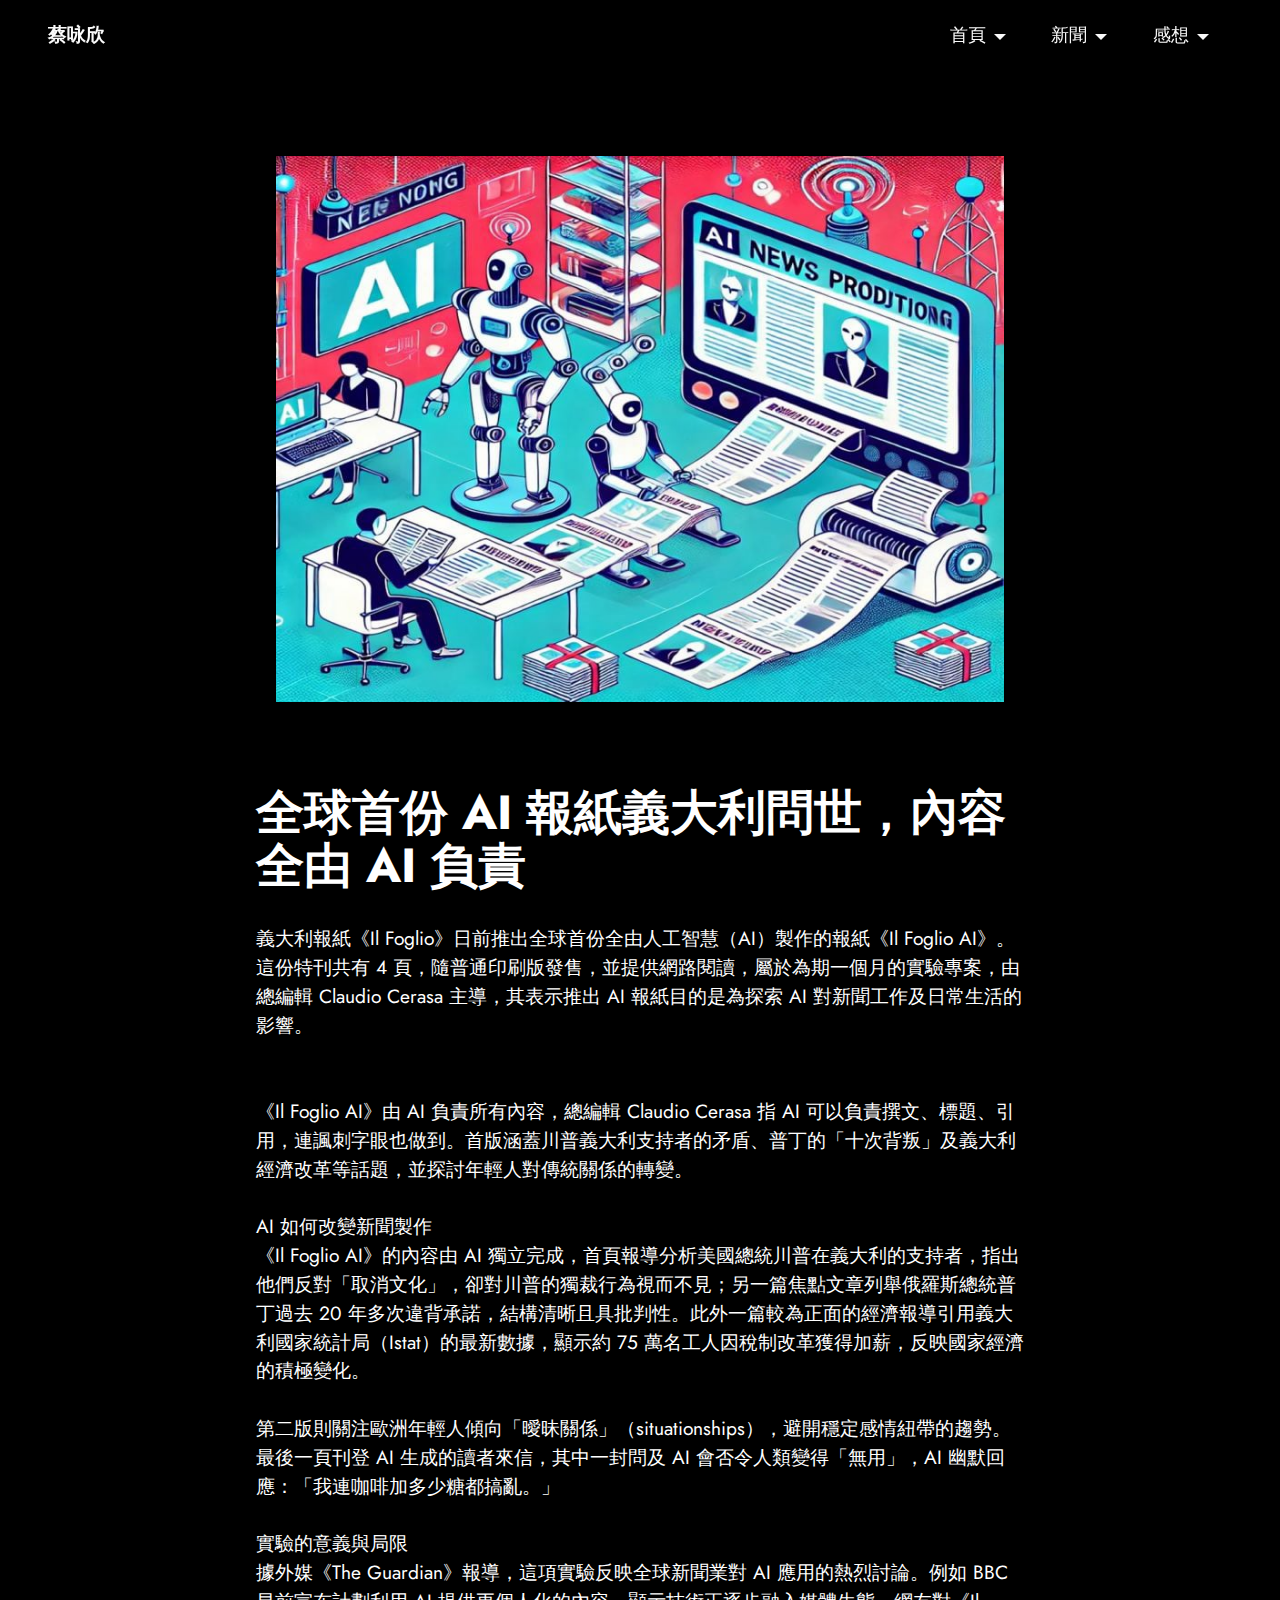
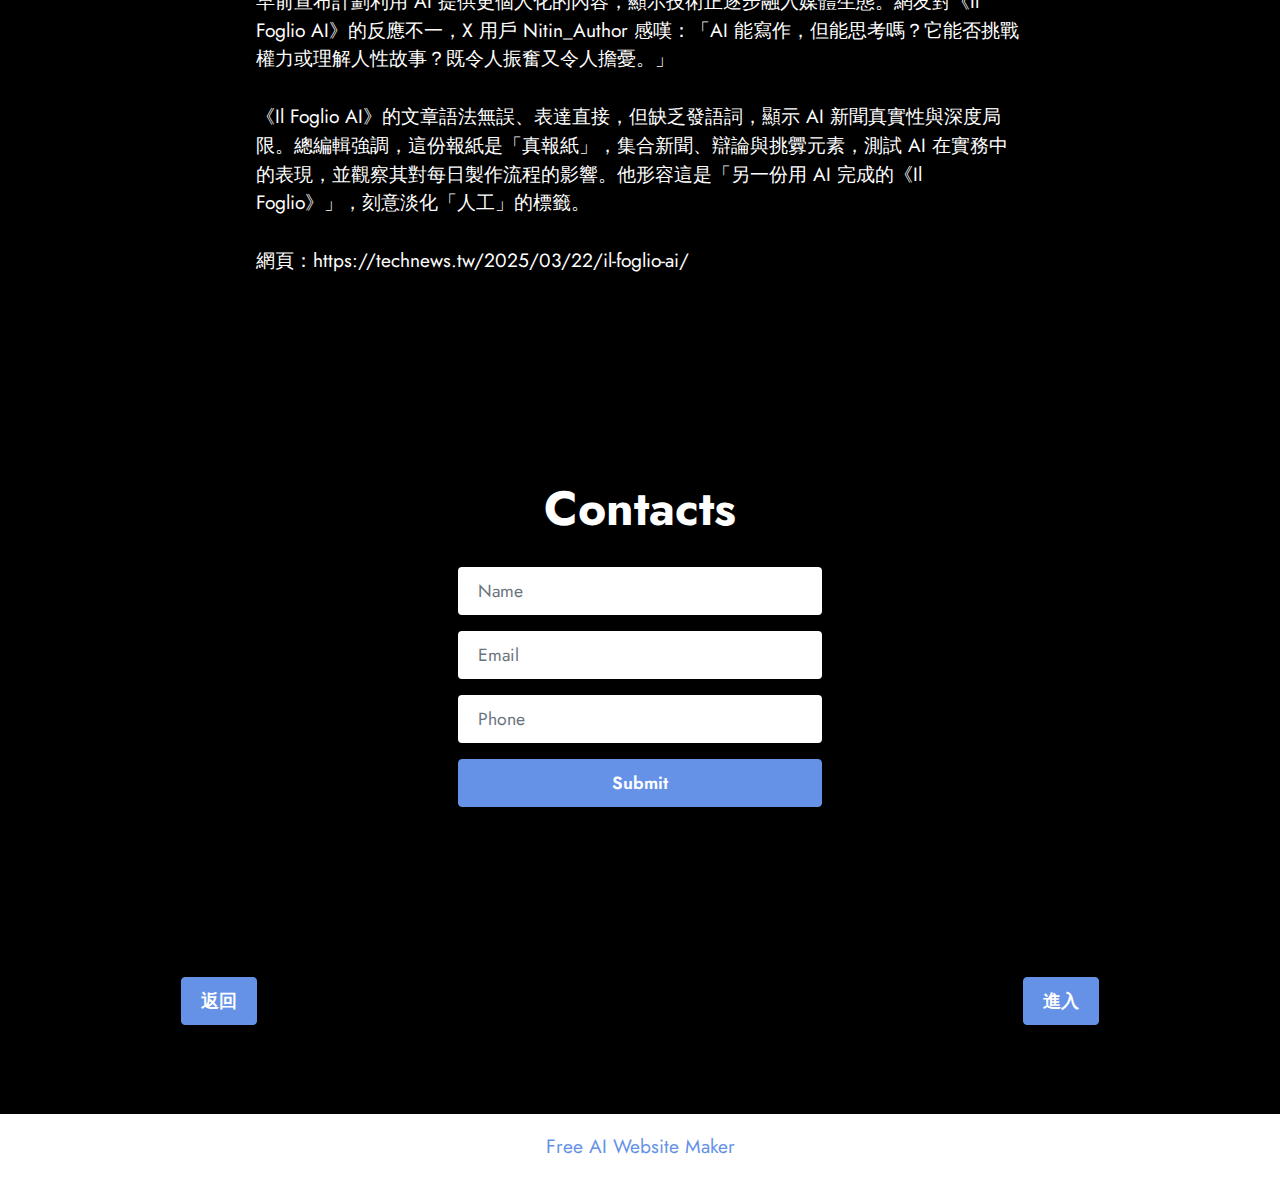
<file: page3.html>
<!DOCTYPE html>
<html  >
<head>
  <!-- Site made with Mobirise Website Builder v5.9.18, https://mobirise.com -->
  <meta charset="UTF-8">
  <meta http-equiv="X-UA-Compatible" content="IE=edge">
  <meta name="generator" content="Mobirise v5.9.18, mobirise.com">
  <meta name="viewport" content="width=device-width, initial-scale=1, minimum-scale=1">
  <link rel="shortcut icon" href="assets/images/16.16-2-96x72.png" type="image/x-icon">
  <meta name="description" content="">
  
  
  <title>Page 2</title>
  <link rel="stylesheet" href="assets/bootstrap/css/bootstrap.min.css">
  <link rel="stylesheet" href="assets/bootstrap/css/bootstrap-grid.min.css">
  <link rel="stylesheet" href="assets/bootstrap/css/bootstrap-reboot.min.css">
  <link rel="stylesheet" href="assets/dropdown/css/style.css">
  <link rel="stylesheet" href="assets/socicon/css/styles.css">
  <link rel="stylesheet" href="assets/theme/css/style.css">
  <link rel="preload" href="https://fonts.googleapis.com/css?family=Jost:100,200,300,400,500,600,700,800,900,100i,200i,300i,400i,500i,600i,700i,800i,900i&display=swap" as="style" onload="this.onload=null;this.rel='stylesheet'">
  <noscript><link rel="stylesheet" href="https://fonts.googleapis.com/css?family=Jost:100,200,300,400,500,600,700,800,900,100i,200i,300i,400i,500i,600i,700i,800i,900i&display=swap"></noscript>
  <link rel="preload" as="style" href="assets/mobirise/css/mbr-additional.css?v=PutTMG"><link rel="stylesheet" href="assets/mobirise/css/mbr-additional.css?v=PutTMG" type="text/css">

  
  
  
</head>
<body>
  
  <section data-bs-version="5.1" class="menu menu2 cid-uFccO448yb" once="menu" id="menu2-15">
    
    <nav class="navbar navbar-dropdown navbar-fixed-top navbar-expand-lg">
        <div class="container-fluid">
            <div class="navbar-brand">
                
                <span class="navbar-caption-wrap"><a class="navbar-caption text-white display-7" href="https://mobiri.se">蔡咏欣<br></a></span>
            </div>
            <button class="navbar-toggler" type="button" data-toggle="collapse" data-bs-toggle="collapse" data-target="#navbarSupportedContent" data-bs-target="#navbarSupportedContent" aria-controls="navbarNavAltMarkup" aria-expanded="false" aria-label="Toggle navigation">
                <div class="hamburger">
                    <span></span>
                    <span></span>
                    <span></span>
                    <span></span>
                </div>
            </button>
            <div class="collapse navbar-collapse" id="navbarSupportedContent">
                <ul class="navbar-nav nav-dropdown nav-right" data-app-modern-menu="true"><li class="nav-item dropdown"><a class="nav-link link text-white text-primary dropdown-toggle display-4" href="index.html#content6-3" data-toggle="dropdown-submenu" data-bs-toggle="dropdown" data-bs-auto-close="outside" aria-expanded="false">首頁</a><div class="dropdown-menu" aria-labelledby="dropdown-610"><a class="text-white text-primary dropdown-item show display-4" href="index.html#content6-3" aria-expanded="true">人工智能的定義及重要性</a><a class="text-white text-primary dropdown-item display-4" href="index.html#gallery5-f">基本概念</a><a class="text-white text-primary dropdown-item display-4" href="index.html#features11-i">應用領域</a><a class="text-white text-primary dropdown-item display-4" href="index.html#features21-h">發展歷程</a><a class="text-white text-primary dropdown-item display-4" href="index.html#gallery3-j">未來趨勢</a><a class="text-white text-primary dropdown-item display-4" href="index.html#image1-k">挑戰</a><a class="text-white text-primary dropdown-item display-4" href="index.html#image2-l">風險</a><a class="text-white text-primary dropdown-item display-4" href="index.html#content4-m">應對策略</a><a class="text-white text-primary dropdown-item display-4" href="index.html#features3-t">新聞</a></div></li><li class="nav-item dropdown open"><a class="nav-link link text-white text-primary dropdown-toggle show display-4" href="index.html#gallery5-f" data-toggle="dropdown-submenu" data-bs-toggle="dropdown" data-bs-auto-close="outside" aria-expanded="true">新聞</a><div class="dropdown-menu show" aria-labelledby="dropdown-886" data-bs-popper="none"><a class="text-white text-primary dropdown-item display-4" href="page2.html#header12-14">ChatGPT 重度依賴警訊</a><a class="text-white text-primary dropdown-item display-4" href="page3.html#header12-17">全球首份 AI 報紙</a><a class="text-white text-primary dropdown-item display-4" href="page4.html#header12-1a">AI 時代更需要溫暖人性</a></div></li>
                    <li class="nav-item dropdown"><a class="nav-link link text-white text-primary dropdown-toggle display-4" href="index.html#gallery3-j" aria-expanded="false" data-toggle="dropdown-submenu" data-bs-toggle="dropdown" data-bs-auto-close="outside">感想</a><div class="dropdown-menu" aria-labelledby="dropdown-685"><a class="text-white text-primary show dropdown-item display-4" href="page5.html#content6-1g">新聞1感想</a><a class="text-white text-primary show dropdown-item display-4" href="page6.html#content6-1k">新聞2感想</a><a class="text-white text-primary show dropdown-item display-4" href="page7.html#content6-1r">新聞3感想</a></div></li></ul>
                
                
            </div>
        </div>
    </nav>
</section>

<section data-bs-version="5.1" class="header12 cid-uH6DT2NBNQ" id="header12-17">
  
  

  <div class="text-center container">
    <div class="row mb-4 justify-content-center">
      <div class="col-12 col-md-8">
        <img class="w-100" src="assets/images/14-800x600.jpg" alt="Mobirise Website Builder">
      </div>
    </div>
    <div class="row justify-content-center">
      <div class="col-md-12 content-head">
        <h1 class="mbr-section-title mbr-fonts-style mb-4 display-2">
          <strong>
</strong>
        <div><br></div><div><strong>全球首份 AI 報紙義大利問世，內容全由 AI 負責</strong></div></h1>
        <p class="mbr-text mbr-fonts-style mb-4 display-7">義大利報紙《Il Foglio》日前推出全球首份全由人工智慧（AI）製作的報紙《Il Foglio AI》。這份特刊共有 4 頁，隨普通印刷版發售，並提供網路閱讀，屬於為期一個月的實驗專案，由總編輯 Claudio Cerasa 主導，其表示推出 AI 報紙目的是為探索 AI 對新聞工作及日常生活的影響。
<br>
<br>
<br>《Il Foglio AI》由 AI 負責所有內容，總編輯 Claudio Cerasa 指 AI 可以負責撰文、標題、引用，連諷刺字眼也做到。首版涵蓋川普義大利支持者的矛盾、普丁的「十次背叛」及義大利經濟改革等話題，並探討年輕人對傳統關係的轉變。
<br>
<br>AI 如何改變新聞製作
<br>《Il Foglio AI》的內容由 AI 獨立完成，首頁報導分析美國總統川普在義大利的支持者，指出他們反對「取消文化」，卻對川普的獨裁行為視而不見；另一篇焦點文章列舉俄羅斯總統普丁過去 20 年多次違背承諾，結構清晰且具批判性。此外一篇較為正面的經濟報導引用義大利國家統計局（Istat）的最新數據，顯示約 75 萬名工人因稅制改革獲得加薪，反映國家經濟的積極變化。
<br>
<br>第二版則關注歐洲年輕人傾向「曖昧關係」（situationships），避開穩定感情紐帶的趨勢。最後一頁刊登 AI 生成的讀者來信，其中一封問及 AI 會否令人類變得「無用」，AI 幽默回應：「我連咖啡加多少糖都搞亂。」
<br>
<br>實驗的意義與局限
<br>據外媒《The Guardian》報導，這項實驗反映全球新聞業對 AI 應用的熱烈討論。例如 BBC 早前宣布計劃利用 AI 提供更個人化的內容，顯示技術正逐步融入媒體生態。網友對《Il Foglio AI》的反應不一，X 用戶 Nitin_Author 感嘆：「AI 能寫作，但能思考嗎？它能否挑戰權力或理解人性故事？既令人振奮又令人擔憂。」
<br>
<br>《Il Foglio AI》的文章語法無誤、表達直接，但缺乏發語詞，顯示 AI 新聞真實性與深度局限。總編輯強調，這份報紙是「真報紙」，集合新聞、辯論與挑釁元素，測試 AI 在實務中的表現，並觀察其對每日製作流程的影響。他形容這是「另一份用 AI 完成的《Il Foglio》」，刻意淡化「人工」的標籤。<br><br>網頁：https://technews.tw/2025/03/22/il-foglio-ai/</p>
        
      </div>
    </div>
  </div>
</section>

<section data-bs-version="5.1" class="form6 cid-uH6O8Je8x4" id="form6-1v">
    
    
    <div class="container">
        <div class="mbr-section-head">
            <h3 class="mbr-section-title mbr-fonts-style align-center mb-0 display-2">
                <strong>Contacts</strong>
            </h3>
            
        </div>
        <div class="row justify-content-center mt-4">
            <div class="col-lg-8 mx-auto mbr-form">
                <form action="https://mobirise.eu/" method="POST" data-rcpha_sitekey="" data-rcpha_secretkey="" class="mbr-form form-with-styler mx-auto" data-verified="">
                    <div class="row">
                        
                        <div hidden="hidden" data-form-alert-danger="" class="alert alert-danger col-12">
                            Oops...! some problem!
                        </div>
                    </div>
                    <div class="dragArea row">
                        <div class="col-lg-12 col-md-12 col-sm-12 form-group mb-3" data-for="name">
                            <input type="text" name="name" placeholder="Name" data-form-field="name" class="form-control" value="" id="name-form6-1v">
                        </div>
                        <div class="col-lg-12 col-md-12 col-sm-12 form-group mb-3" data-for="email">
                            <input type="email" name="email" placeholder="Email" data-form-field="email" class="form-control" value="" id="email-form6-1v">
                        </div>
                        <div data-for="phone" class="col-lg-12 col-md-12 col-sm-12 form-group mb-3">
                            <input type="tel" name="phone" placeholder="Phone" data-form-field="phone" class="form-control" value="" id="phone-form6-1v">
                        </div>
                        <div class="col-auto mbr-section-btn align-center">
                            <button type="submit" class="btn btn-primary display-4">Submit</button>
                        </div>
                    </div>
                </form>
            </div>
        </div>
    </div>
</section>

<section data-bs-version="5.1" class="content12 cid-uH6O6lNwT5" id="content12-1u">
    
    <div class="container">
        <div class="row justify-content-center">
            <div class="col-md-12 col-lg-10">
                <div class="mbr-section-btn align-center"><a class="btn btn-primary display-4" href="index.html#features3-t">返回</a>
                    <a class="btn btn-primary display-4" href="page6.html#content4-1j">進入</a></div>
            </div>
        </div>
    </div>
</section><section class="display-7" style="padding: 0;align-items: center;justify-content: center;flex-wrap: wrap;    align-content: center;display: flex;position: relative;height: 4rem;"><a href="https://mobiri.se/" style="flex: 1 1;height: 4rem;position: absolute;width: 100%;z-index: 1;"><img alt="" style="height: 4rem;" src="[data-uri]"></a><p style="margin: 0;text-align: center;" class="display-7">&#8204;</p><a style="z-index:1" href="https://mobirise.com/builder/ai-website-maker.html">Free AI Website Maker</a></section><script src="assets/bootstrap/js/bootstrap.bundle.min.js"></script>  <script src="assets/smoothscroll/smooth-scroll.js"></script>  <script src="assets/ytplayer/index.js"></script>  <script src="assets/dropdown/js/navbar-dropdown.js"></script>  <script src="assets/theme/js/script.js"></script>  
  
  
</body>
</html>
</file>
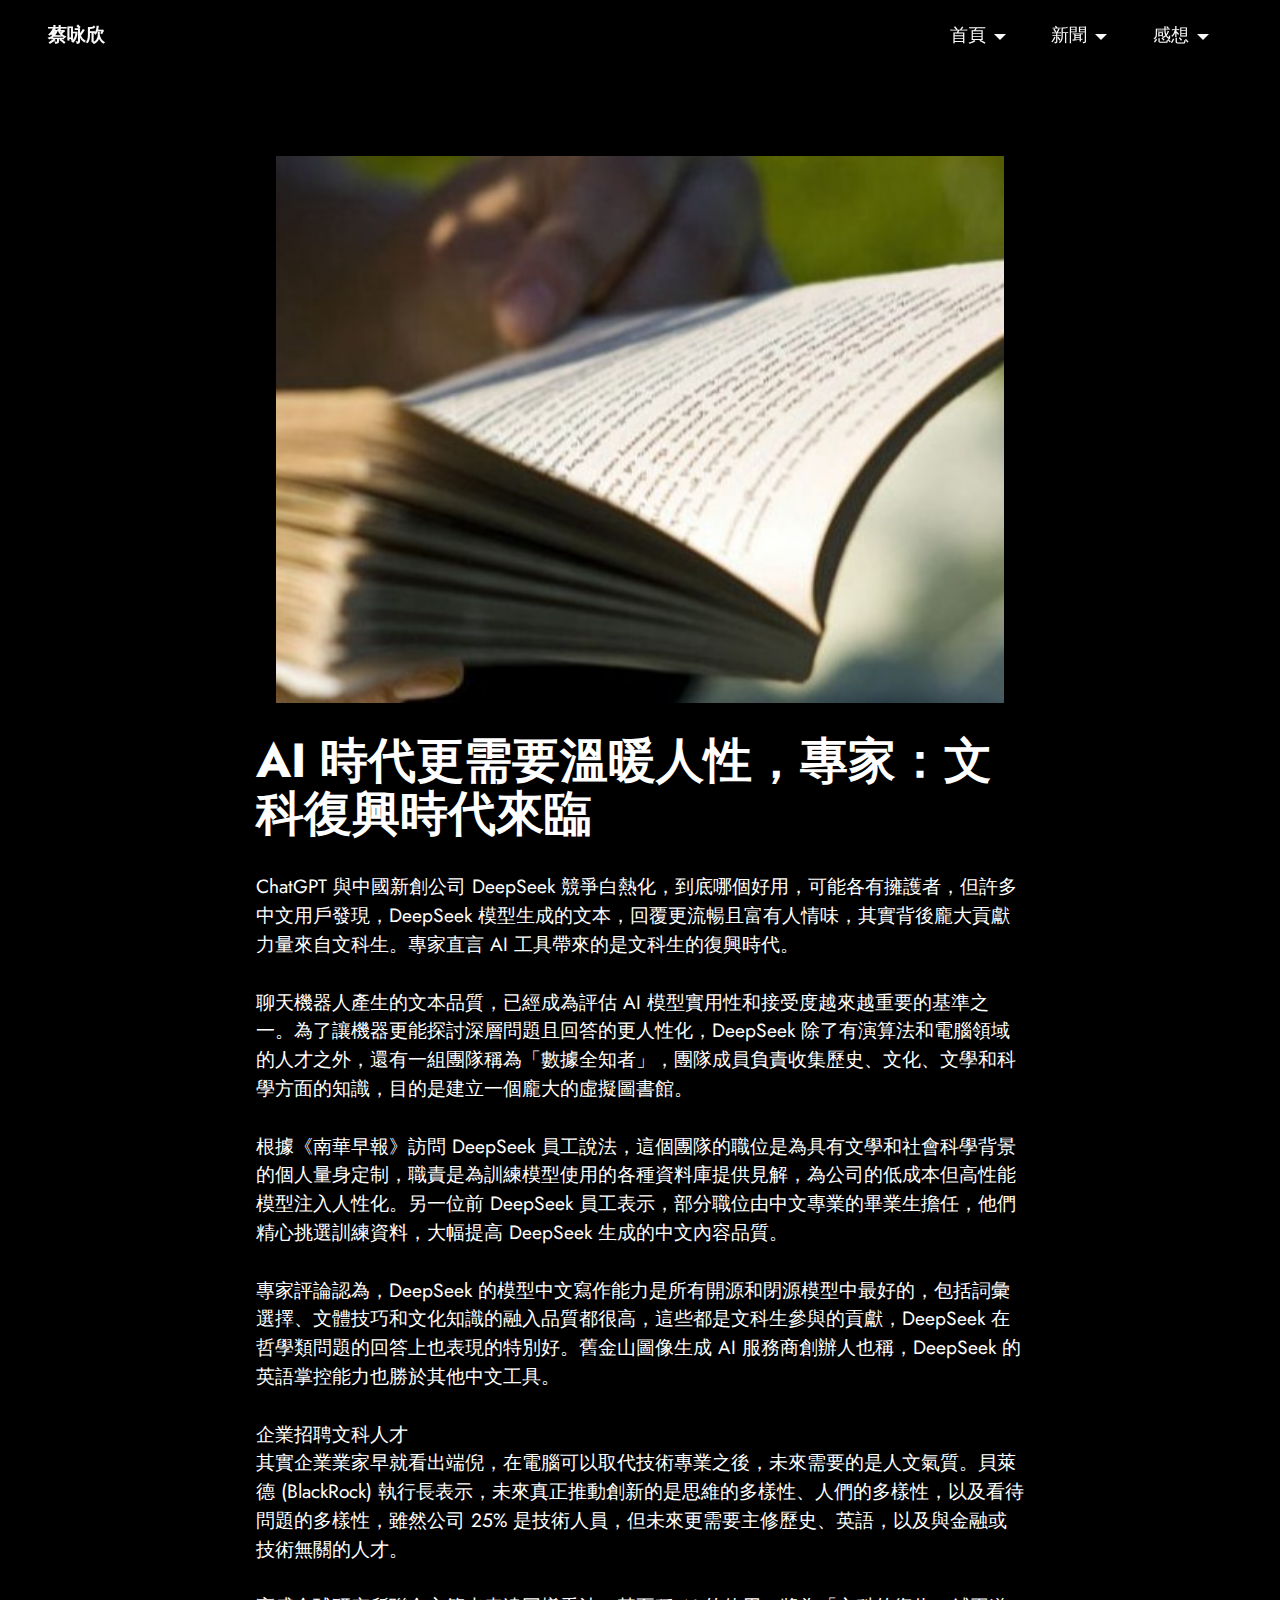
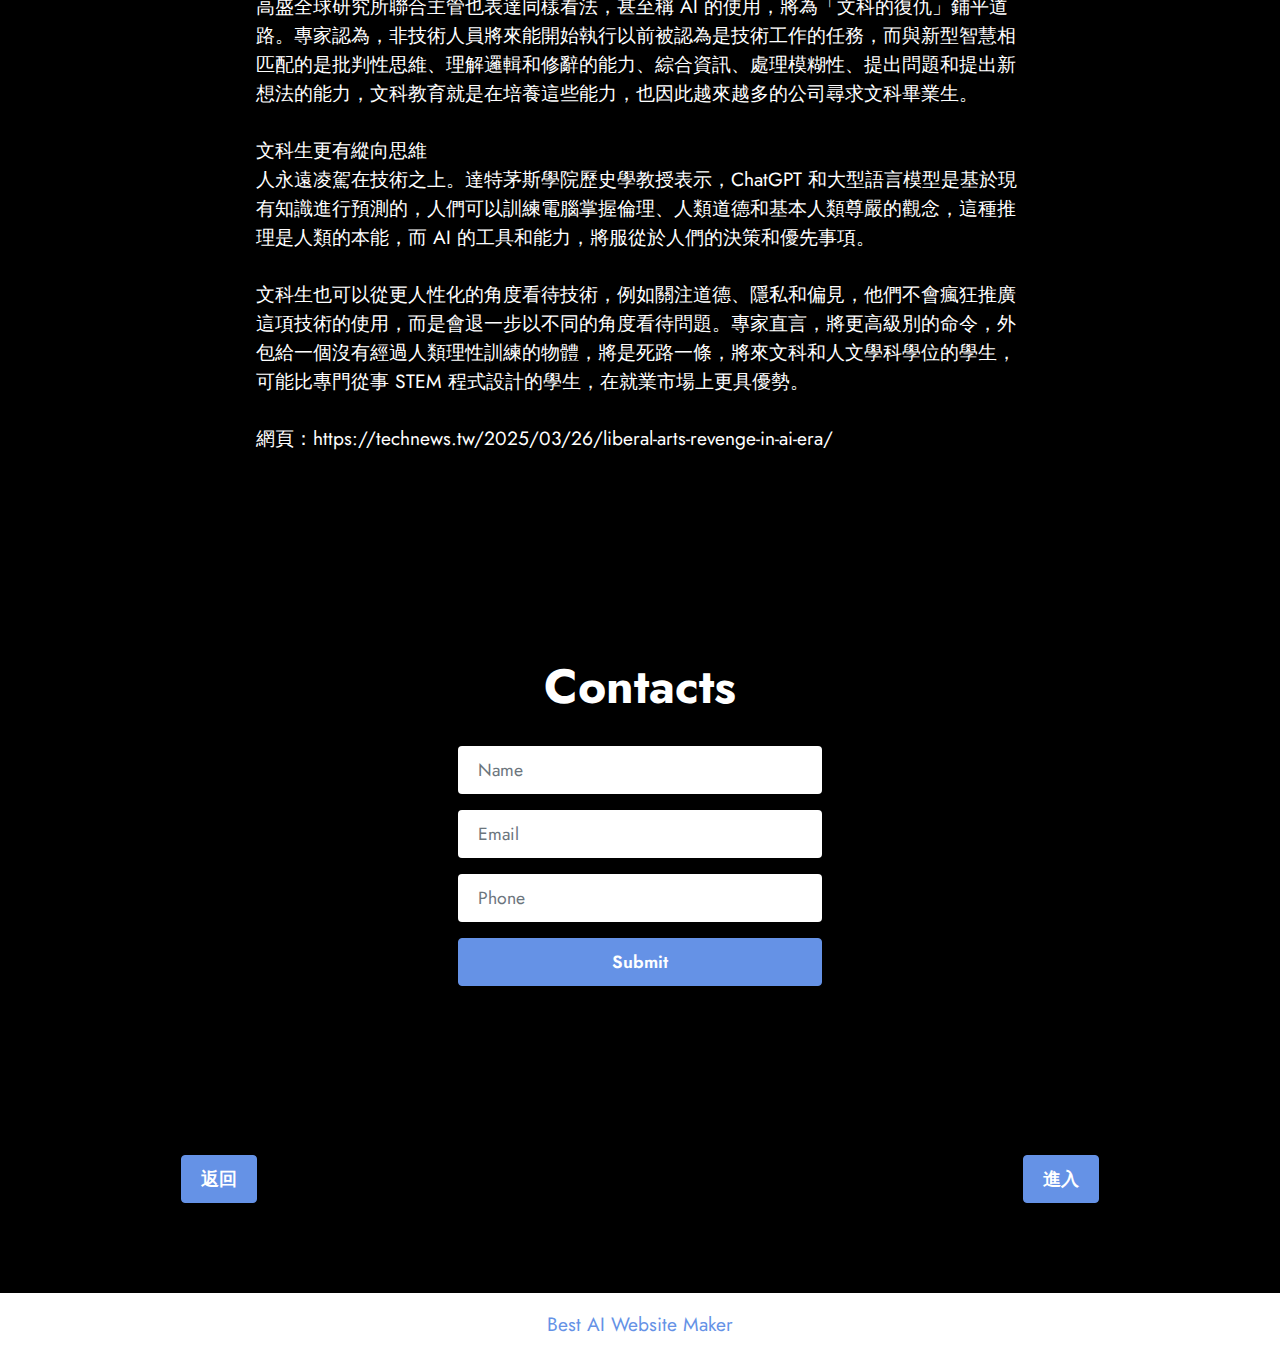
<file: page4.html>
<!DOCTYPE html>
<html  >
<head>
  <!-- Site made with Mobirise Website Builder v5.9.18, https://mobirise.com -->
  <meta charset="UTF-8">
  <meta http-equiv="X-UA-Compatible" content="IE=edge">
  <meta name="generator" content="Mobirise v5.9.18, mobirise.com">
  <meta name="viewport" content="width=device-width, initial-scale=1, minimum-scale=1">
  <link rel="shortcut icon" href="assets/images/16.16-2-96x72.png" type="image/x-icon">
  <meta name="description" content="">
  
  
  <title>Page 3</title>
  <link rel="stylesheet" href="assets/bootstrap/css/bootstrap.min.css">
  <link rel="stylesheet" href="assets/bootstrap/css/bootstrap-grid.min.css">
  <link rel="stylesheet" href="assets/bootstrap/css/bootstrap-reboot.min.css">
  <link rel="stylesheet" href="assets/dropdown/css/style.css">
  <link rel="stylesheet" href="assets/socicon/css/styles.css">
  <link rel="stylesheet" href="assets/theme/css/style.css">
  <link rel="preload" href="https://fonts.googleapis.com/css?family=Jost:100,200,300,400,500,600,700,800,900,100i,200i,300i,400i,500i,600i,700i,800i,900i&display=swap" as="style" onload="this.onload=null;this.rel='stylesheet'">
  <noscript><link rel="stylesheet" href="https://fonts.googleapis.com/css?family=Jost:100,200,300,400,500,600,700,800,900,100i,200i,300i,400i,500i,600i,700i,800i,900i&display=swap"></noscript>
  <link rel="preload" as="style" href="assets/mobirise/css/mbr-additional.css?v=MQ8VxX"><link rel="stylesheet" href="assets/mobirise/css/mbr-additional.css?v=MQ8VxX" type="text/css">

  
  
  
</head>
<body>
  
  <section data-bs-version="5.1" class="menu menu2 cid-uFccO448yb" once="menu" id="menu2-18">
    
    <nav class="navbar navbar-dropdown navbar-fixed-top navbar-expand-lg">
        <div class="container-fluid">
            <div class="navbar-brand">
                
                <span class="navbar-caption-wrap"><a class="navbar-caption text-white display-7" href="https://mobiri.se">蔡咏欣<br></a></span>
            </div>
            <button class="navbar-toggler" type="button" data-toggle="collapse" data-bs-toggle="collapse" data-target="#navbarSupportedContent" data-bs-target="#navbarSupportedContent" aria-controls="navbarNavAltMarkup" aria-expanded="false" aria-label="Toggle navigation">
                <div class="hamburger">
                    <span></span>
                    <span></span>
                    <span></span>
                    <span></span>
                </div>
            </button>
            <div class="collapse navbar-collapse" id="navbarSupportedContent">
                <ul class="navbar-nav nav-dropdown nav-right" data-app-modern-menu="true"><li class="nav-item dropdown"><a class="nav-link link text-white text-primary dropdown-toggle display-4" href="index.html#content6-3" data-toggle="dropdown-submenu" data-bs-toggle="dropdown" data-bs-auto-close="outside" aria-expanded="false">首頁</a><div class="dropdown-menu" aria-labelledby="dropdown-610"><a class="text-white text-primary dropdown-item show display-4" href="index.html#content6-3" aria-expanded="true">人工智能的定義及重要性</a><a class="text-white text-primary dropdown-item display-4" href="index.html#gallery5-f">基本概念</a><a class="text-white text-primary dropdown-item display-4" href="index.html#features11-i">應用領域</a><a class="text-white text-primary dropdown-item display-4" href="index.html#features21-h">發展歷程</a><a class="text-white text-primary dropdown-item display-4" href="index.html#gallery3-j">未來趨勢</a><a class="text-white text-primary dropdown-item display-4" href="index.html#image1-k">挑戰</a><a class="text-white text-primary dropdown-item display-4" href="index.html#image2-l">風險</a><a class="text-white text-primary dropdown-item display-4" href="index.html#content4-m">應對策略</a><a class="text-white text-primary dropdown-item display-4" href="index.html#features3-t">新聞</a></div></li><li class="nav-item dropdown open"><a class="nav-link link text-white text-primary dropdown-toggle show display-4" href="index.html#gallery5-f" data-toggle="dropdown-submenu" data-bs-toggle="dropdown" data-bs-auto-close="outside" aria-expanded="true">新聞</a><div class="dropdown-menu show" aria-labelledby="dropdown-886" data-bs-popper="none"><a class="text-white text-primary dropdown-item display-4" href="page2.html#header12-14">ChatGPT 重度依賴警訊</a><a class="text-white text-primary dropdown-item display-4" href="page3.html#header12-17">全球首份 AI 報紙</a><a class="text-white text-primary dropdown-item display-4" href="page4.html#header12-1a">AI 時代更需要溫暖人性</a></div></li>
                    <li class="nav-item dropdown"><a class="nav-link link text-white text-primary dropdown-toggle display-4" href="index.html#gallery3-j" aria-expanded="false" data-toggle="dropdown-submenu" data-bs-toggle="dropdown" data-bs-auto-close="outside">感想</a><div class="dropdown-menu" aria-labelledby="dropdown-685"><a class="text-white text-primary show dropdown-item display-4" href="page5.html#content6-1g">新聞1感想</a><a class="text-white text-primary show dropdown-item display-4" href="page6.html#content6-1k">新聞2感想</a><a class="text-white text-primary show dropdown-item display-4" href="page7.html#content6-1r">新聞3感想</a></div></li></ul>
                
                
            </div>
        </div>
    </nav>
</section>

<section data-bs-version="5.1" class="header12 cid-uH6EzNvspl" id="header12-1a">
  
  

  <div class="text-center container">
    <div class="row mb-4 justify-content-center">
      <div class="col-12 col-md-8">
        <img class="w-100" src="assets/images/15-624x415.jpeg" alt="Mobirise Website Builder">
      </div>
    </div>
    <div class="row justify-content-center">
      <div class="col-md-12 content-head">
        <h1 class="mbr-section-title mbr-fonts-style mb-4 display-2"><strong>AI 時代更需要溫暖人性，專家：文科復興時代來臨</strong></h1>
        <p class="mbr-text mbr-fonts-style mb-4 display-7">ChatGPT 與中國新創公司 DeepSeek 競爭白熱化，到底哪個好用，可能各有擁護者，但許多中文用戶發現，DeepSeek 模型生成的文本，回覆更流暢且富有人情味，其實背後龐大貢獻力量來自文科生。專家直言 AI 工具帶來的是文科生的復興時代。
<br>
<br>聊天機器人產生的文本品質，已經成為評估 AI 模型實用性和接受度越來越重要的基準之一。為了讓機器更能探討深層問題且回答的更人性化，DeepSeek 除了有演算法和電腦領域的人才之外，還有一組團隊稱為「數據全知者」，團隊成員負責收集歷史、文化、文學和科學方面的知識，目的是建立一個龐大的虛擬圖書館。
<br>
<br>根據《南華早報》訪問 DeepSeek 員工說法，這個團隊的職位是為具有文學和社會科學背景的個人量身定制，職責是為訓練模型使用的各種資料庫提供見解，為公司的低成本但高性能模型注入人性化。另一位前 DeepSeek 員工表示，部分職位由中文專業的畢業生擔任，他們精心挑選訓練資料，大幅提高 DeepSeek 生成的中文內容品質。
<br>
<br>專家評論認為，DeepSeek 的模型中文寫作能力是所有開源和閉源模型中最好的，包括詞彙選擇、文體技巧和文化知識的融入品質都很高，這些都是文科生參與的貢獻，DeepSeek 在哲學類問題的回答上也表現的特別好。舊金山圖像生成 AI 服務商創辦人也稱，DeepSeek 的英語掌控能力也勝於其他中文工具。
<br>
<br>企業招聘文科人才
<br>其實企業業家早就看出端倪，在電腦可以取代技術專業之後，未來需要的是人文氣質。貝萊德 (BlackRock) 執行長表示，未來真正推動創新的是思維的多樣性、人們的多樣性，以及看待問題的多樣性，雖然公司 25% 是技術人員，但未來更需要主修歷史、英語，以及與金融或技術無關的人才。
<br>
<br>高盛全球研究所聯合主管也表達同樣看法，甚至稱 AI 的使用，將為「文科的復仇」鋪平道路。專家認為，非技術人員將來能開始執行以前被認為是技術工作的任務，而與新型智慧相匹配的是批判性思維、理解邏輯和修辭的能力、綜合資訊、處理模糊性、提出問題和提出新想法的能力，文科教育就是在培養這些能力，也因此越來越多的公司尋求文科畢業生。
<br>
<br>文科生更有縱向思維
<br>人永遠凌駕在技術之上。達特茅斯學院歷史學教授表示，ChatGPT 和大型語言模型是基於現有知識進行預測的，人們可以訓練電腦掌握倫理、人類道德和基本人類尊嚴的觀念，這種推理是人類的本能，而 AI 的工具和能力，將服從於人們的決策和優先事項。
<br>
<br>文科生也可以從更人性化的角度看待技術，例如關注道德、隱私和偏見，他們不會瘋狂推廣這項技術的使用，而是會退一步以不同的角度看待問題。專家直言，將更高級別的命令，外包給一個沒有經過人類理性訓練的物體，將是死路一條，將來文科和人文學科學位的學生，可能比專門從事 STEM 程式設計的學生，在就業市場上更具優勢。
<br><br>網頁：https://technews.tw/2025/03/26/liberal-arts-revenge-in-ai-era/</p>
        
      </div>
    </div>
  </div>
</section>

<section data-bs-version="5.1" class="form6 cid-uH6OISQTmA" id="form6-1w">
    
    
    <div class="container">
        <div class="mbr-section-head">
            <h3 class="mbr-section-title mbr-fonts-style align-center mb-0 display-2">
                <strong>Contacts</strong>
            </h3>
            
        </div>
        <div class="row justify-content-center mt-4">
            <div class="col-lg-8 mx-auto mbr-form">
                <form action="https://mobirise.eu/" method="POST" data-rcpha_sitekey="" data-rcpha_secretkey="" class="mbr-form form-with-styler mx-auto" data-verified="">
                    <div class="row">
                        
                        <div hidden="hidden" data-form-alert-danger="" class="alert alert-danger col-12">
                            Oops...! some problem!
                        </div>
                    </div>
                    <div class="dragArea row">
                        <div class="col-lg-12 col-md-12 col-sm-12 form-group mb-3" data-for="name">
                            <input type="text" name="name" placeholder="Name" data-form-field="name" class="form-control" value="" id="name-form6-1w">
                        </div>
                        <div class="col-lg-12 col-md-12 col-sm-12 form-group mb-3" data-for="email">
                            <input type="email" name="email" placeholder="Email" data-form-field="email" class="form-control" value="" id="email-form6-1w">
                        </div>
                        <div data-for="phone" class="col-lg-12 col-md-12 col-sm-12 form-group mb-3">
                            <input type="tel" name="phone" placeholder="Phone" data-form-field="phone" class="form-control" value="" id="phone-form6-1w">
                        </div>
                        <div class="col-auto mbr-section-btn align-center">
                            <button type="submit" class="btn btn-primary display-4">Submit</button>
                        </div>
                    </div>
                </form>
            </div>
        </div>
    </div>
</section>

<section data-bs-version="5.1" class="content12 cid-uH6OKi8YUD" id="content12-1x">
    
    <div class="container">
        <div class="row justify-content-center">
            <div class="col-md-12 col-lg-10">
                <div class="mbr-section-btn align-center"><a class="btn btn-primary display-4" href="index.html#features3-t">返回</a>
                    <a class="btn btn-primary display-4" href="page7.html#content4-1p">進入</a></div>
            </div>
        </div>
    </div>
</section><section class="display-7" style="padding: 0;align-items: center;justify-content: center;flex-wrap: wrap;    align-content: center;display: flex;position: relative;height: 4rem;"><a href="https://mobiri.se/" style="flex: 1 1;height: 4rem;position: absolute;width: 100%;z-index: 1;"><img alt="" style="height: 4rem;" src="[data-uri]"></a><p style="margin: 0;text-align: center;" class="display-7">&#8204;</p><a style="z-index:1" href="https://mobirise.com/builder/ai-website-maker.html">Best AI Website Maker</a></section><script src="assets/bootstrap/js/bootstrap.bundle.min.js"></script>  <script src="assets/smoothscroll/smooth-scroll.js"></script>  <script src="assets/ytplayer/index.js"></script>  <script src="assets/dropdown/js/navbar-dropdown.js"></script>  <script src="assets/theme/js/script.js"></script>  
  
  
</body>
</html>
</file>
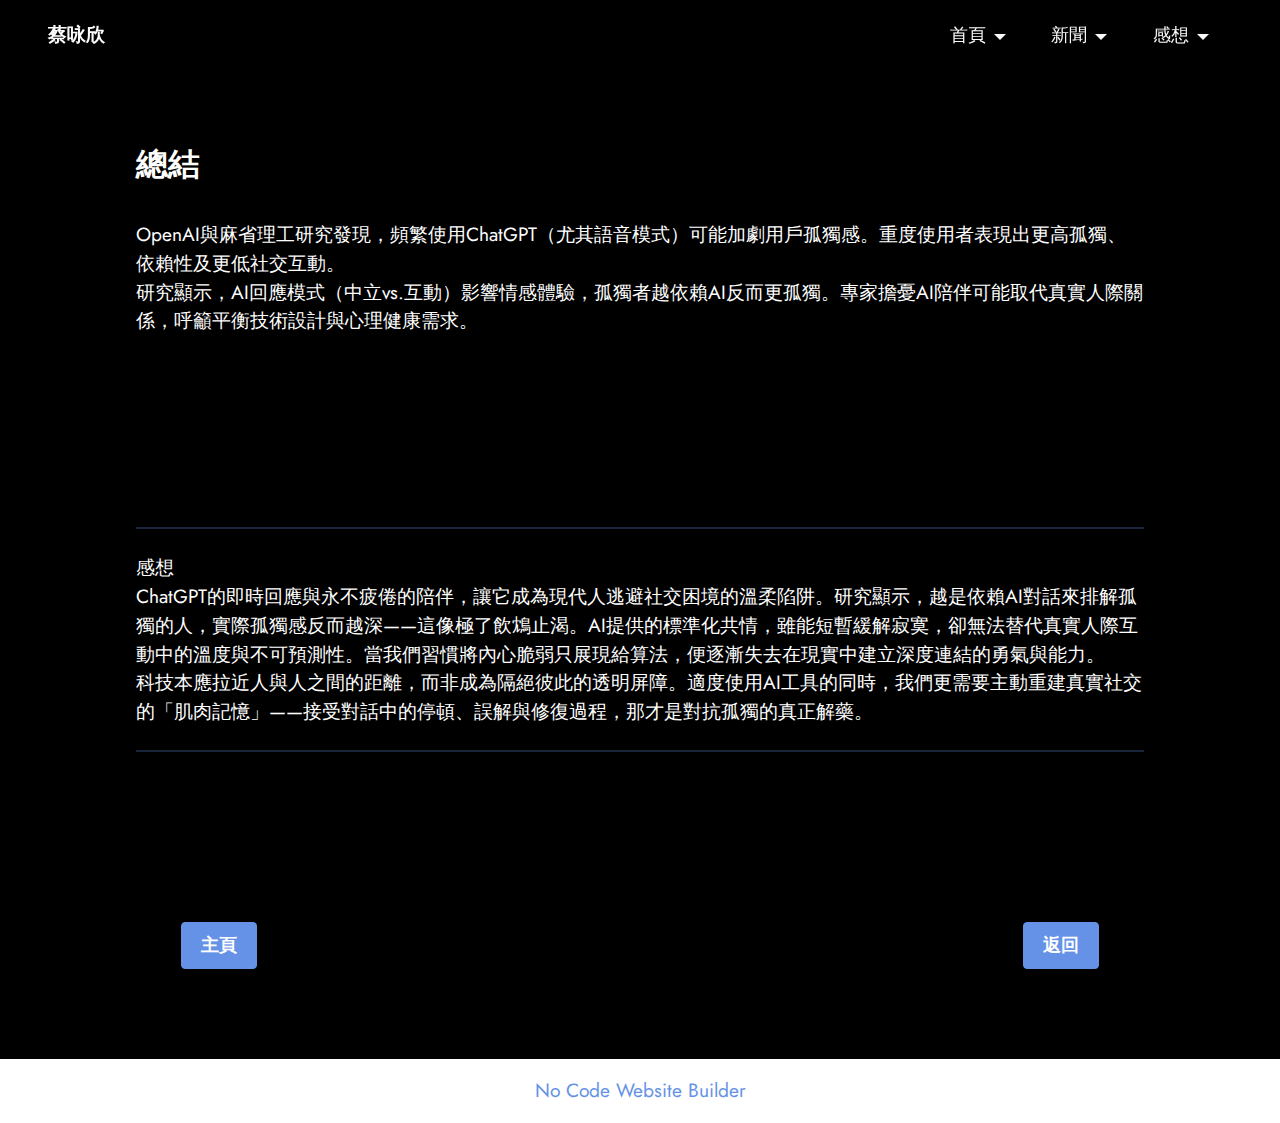
<file: page5.html>
<!DOCTYPE html>
<html  >
<head>
  <!-- Site made with Mobirise Website Builder v5.9.18, https://mobirise.com -->
  <meta charset="UTF-8">
  <meta http-equiv="X-UA-Compatible" content="IE=edge">
  <meta name="generator" content="Mobirise v5.9.18, mobirise.com">
  <meta name="viewport" content="width=device-width, initial-scale=1, minimum-scale=1">
  <link rel="shortcut icon" href="assets/images/16.16-2-96x72.png" type="image/x-icon">
  <meta name="description" content="">
  
  
  <title>Page 1.1</title>
  <link rel="stylesheet" href="assets/bootstrap/css/bootstrap.min.css">
  <link rel="stylesheet" href="assets/bootstrap/css/bootstrap-grid.min.css">
  <link rel="stylesheet" href="assets/bootstrap/css/bootstrap-reboot.min.css">
  <link rel="stylesheet" href="assets/dropdown/css/style.css">
  <link rel="stylesheet" href="assets/socicon/css/styles.css">
  <link rel="stylesheet" href="assets/theme/css/style.css">
  <link rel="preload" href="https://fonts.googleapis.com/css?family=Jost:100,200,300,400,500,600,700,800,900,100i,200i,300i,400i,500i,600i,700i,800i,900i&display=swap" as="style" onload="this.onload=null;this.rel='stylesheet'">
  <noscript><link rel="stylesheet" href="https://fonts.googleapis.com/css?family=Jost:100,200,300,400,500,600,700,800,900,100i,200i,300i,400i,500i,600i,700i,800i,900i&display=swap"></noscript>
  <link rel="preload" as="style" href="assets/mobirise/css/mbr-additional.css?v=yIcts6"><link rel="stylesheet" href="assets/mobirise/css/mbr-additional.css?v=yIcts6" type="text/css">

  
  
  
</head>
<body>
  
  <section data-bs-version="5.1" class="menu menu2 cid-uFccO448yb" once="menu" id="menu2-1b">
    
    <nav class="navbar navbar-dropdown navbar-fixed-top navbar-expand-lg">
        <div class="container-fluid">
            <div class="navbar-brand">
                
                <span class="navbar-caption-wrap"><a class="navbar-caption text-white display-7" href="https://mobiri.se">蔡咏欣<br></a></span>
            </div>
            <button class="navbar-toggler" type="button" data-toggle="collapse" data-bs-toggle="collapse" data-target="#navbarSupportedContent" data-bs-target="#navbarSupportedContent" aria-controls="navbarNavAltMarkup" aria-expanded="false" aria-label="Toggle navigation">
                <div class="hamburger">
                    <span></span>
                    <span></span>
                    <span></span>
                    <span></span>
                </div>
            </button>
            <div class="collapse navbar-collapse" id="navbarSupportedContent">
                <ul class="navbar-nav nav-dropdown nav-right" data-app-modern-menu="true"><li class="nav-item dropdown"><a class="nav-link link text-white text-primary dropdown-toggle display-4" href="index.html#content6-3" data-toggle="dropdown-submenu" data-bs-toggle="dropdown" data-bs-auto-close="outside" aria-expanded="false">首頁</a><div class="dropdown-menu" aria-labelledby="dropdown-610"><a class="text-white text-primary dropdown-item show display-4" href="index.html#content6-3" aria-expanded="true">人工智能的定義及重要性</a><a class="text-white text-primary dropdown-item display-4" href="index.html#gallery5-f">基本概念</a><a class="text-white text-primary dropdown-item display-4" href="index.html#features11-i">應用領域</a><a class="text-white text-primary dropdown-item display-4" href="index.html#features21-h">發展歷程</a><a class="text-white text-primary dropdown-item display-4" href="index.html#gallery3-j">未來趨勢</a><a class="text-white text-primary dropdown-item display-4" href="index.html#image1-k">挑戰</a><a class="text-white text-primary dropdown-item display-4" href="index.html#image2-l">風險</a><a class="text-white text-primary dropdown-item display-4" href="index.html#content4-m">應對策略</a><a class="text-white text-primary dropdown-item display-4" href="index.html#features3-t">新聞</a></div></li><li class="nav-item dropdown open"><a class="nav-link link text-white text-primary dropdown-toggle show display-4" href="index.html#gallery5-f" data-toggle="dropdown-submenu" data-bs-toggle="dropdown" data-bs-auto-close="outside" aria-expanded="true">新聞</a><div class="dropdown-menu show" aria-labelledby="dropdown-886" data-bs-popper="none"><a class="text-white text-primary dropdown-item display-4" href="page2.html#header12-14">ChatGPT 重度依賴警訊</a><a class="text-white text-primary dropdown-item display-4" href="page3.html#header12-17">全球首份 AI 報紙</a><a class="text-white text-primary dropdown-item display-4" href="page4.html#header12-1a">AI 時代更需要溫暖人性</a></div></li>
                    <li class="nav-item dropdown"><a class="nav-link link text-white text-primary dropdown-toggle display-4" href="index.html#gallery3-j" aria-expanded="false" data-toggle="dropdown-submenu" data-bs-toggle="dropdown" data-bs-auto-close="outside">感想</a><div class="dropdown-menu" aria-labelledby="dropdown-685"><a class="text-white text-primary show dropdown-item display-4" href="page5.html#content6-1g">新聞1感想</a><a class="text-white text-primary show dropdown-item display-4" href="page6.html#content6-1k">新聞2感想</a><a class="text-white text-primary show dropdown-item display-4" href="page7.html#content6-1r">新聞3感想</a></div></li></ul>
                
                
            </div>
        </div>
    </nav>
</section>

<section data-bs-version="5.1" class="content4 cid-uH6FbRVRWm" id="content4-1d">
    

    
    
    <div class="container-fluid">
        <div class="row justify-content-center">
            <div class="title col-md-12 col-lg-10">
                <h3 class="mbr-section-title mbr-fonts-style align-center mb-4 display-5"><strong>總結</strong></h3>
                <h4 class="mbr-section-subtitle align-center mbr-fonts-style mb-4 display-7">
                    OpenAI與麻省理工研究發現，頻繁使用ChatGPT（尤其語音模式）可能加劇用戶孤獨感。重度使用者表現出更高孤獨、依賴性及更低社交互動。<br>研究顯示，AI回應模式（中立vs.互動）影響情感體驗，孤獨者越依賴AI反而更孤獨。專家擔憂AI陪伴可能取代真實人際關係，呼籲平衡技術設計與心理健康需求。</h4>
                
            </div>
        </div>
    </div>
</section>

<section data-bs-version="5.1" class="content6 cid-uH6Fldun6O" id="content6-1g">
    
    <div class="container-fluid">
        <div class="row justify-content-center">
            <div class="col-md-12 col-lg-10">
                <hr class="line">
                <p class="mbr-text align-center mbr-fonts-style my-4 display-7">感想
<br>ChatGPT的即時回應與永不疲倦的陪伴，讓它成為現代人逃避社交困境的溫柔陷阱。研究顯示，越是依賴AI對話來排解孤獨的人，實際孤獨感反而越深——這像極了飲鴆止渴。AI提供的標準化共情，雖能短暫緩解寂寞，卻無法替代真實人際互動中的溫度與不可預測性。當我們習慣將內心脆弱只展現給算法，便逐漸失去在現實中建立深度連結的勇氣與能力。  
<br>科技本應拉近人與人之間的距離，而非成為隔絕彼此的透明屏障。適度使用AI工具的同時，我們更需要主動重建真實社交的「肌肉記憶」——接受對話中的停頓、誤解與修復過程，那才是對抗孤獨的真正解藥。&nbsp;<br></p>
                <hr class="line">
            </div>
        </div>
    </div>
</section>

<section data-bs-version="5.1" class="content12 cid-uH6FembnOb" id="content12-1f">
    
    <div class="container">
        <div class="row justify-content-center">
            <div class="col-md-12 col-lg-10">
                <div class="mbr-section-btn align-center"><a class="btn btn-primary display-4" href="index.html#features3-t">主頁</a>
                    <a class="btn btn-primary display-4" href="page2.html#header12-14">返回</a></div>
            </div>
        </div>
    </div>
</section><section class="display-7" style="padding: 0;align-items: center;justify-content: center;flex-wrap: wrap;    align-content: center;display: flex;position: relative;height: 4rem;"><a href="https://mobiri.se/" style="flex: 1 1;height: 4rem;position: absolute;width: 100%;z-index: 1;"><img alt="" style="height: 4rem;" src="[data-uri]"></a><p style="margin: 0;text-align: center;" class="display-7">&#8204;</p><a style="z-index:1" href="https://mobirise.com/builder/no-code-website-builder.html">No Code Website Builder</a></section><script src="assets/bootstrap/js/bootstrap.bundle.min.js"></script>  <script src="assets/smoothscroll/smooth-scroll.js"></script>  <script src="assets/ytplayer/index.js"></script>  <script src="assets/dropdown/js/navbar-dropdown.js"></script>  <script src="assets/theme/js/script.js"></script>  
  
  
</body>
</html>
</file>
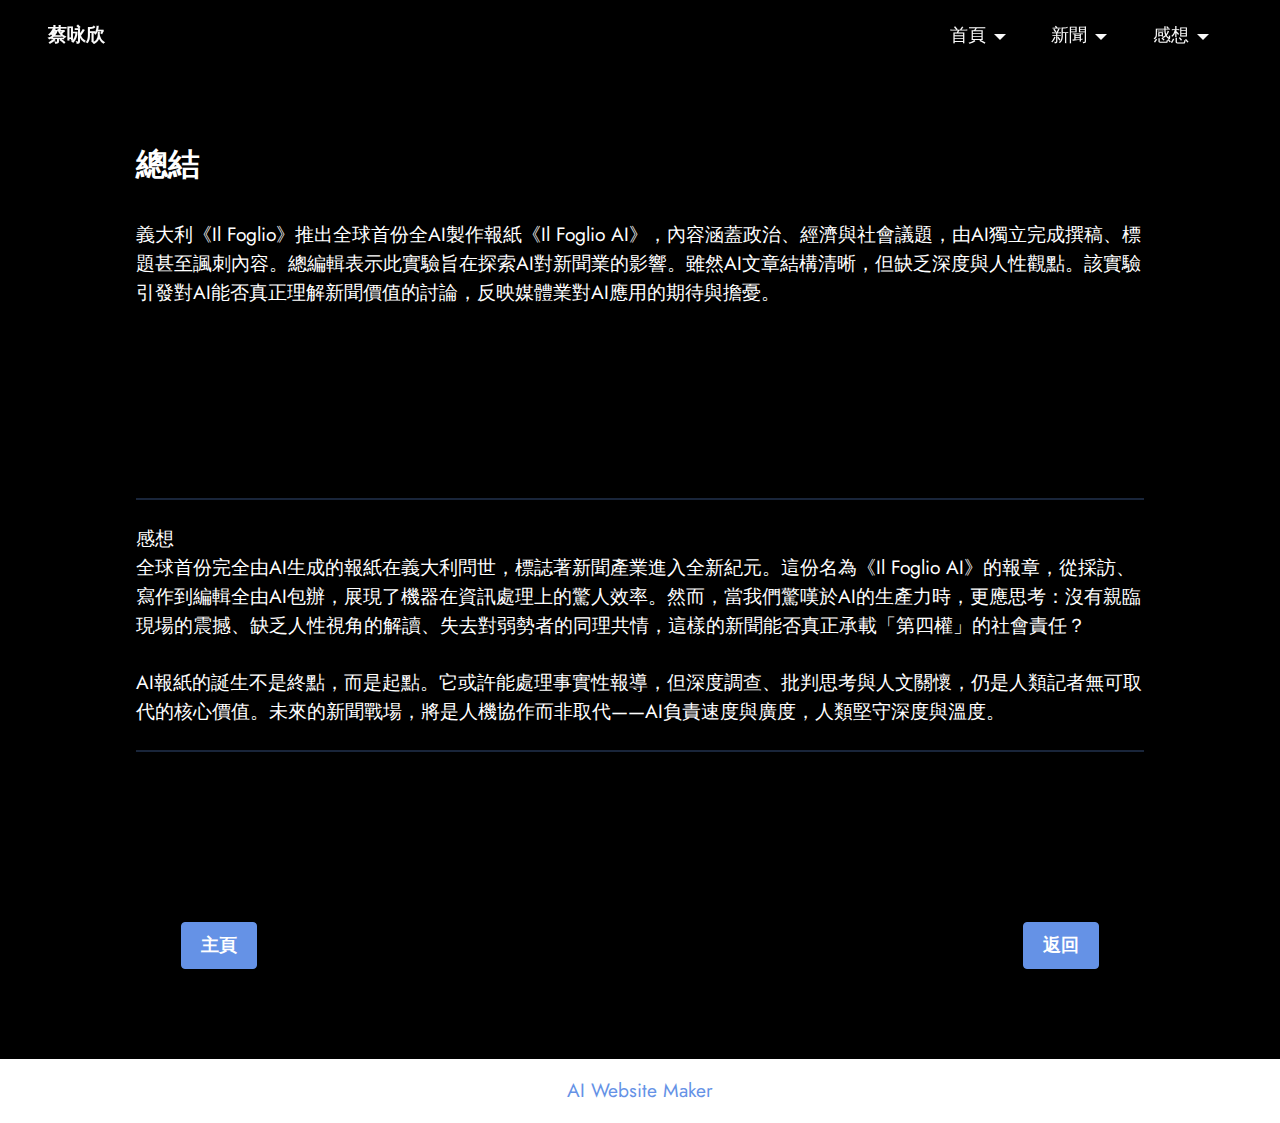
<file: page6.html>
<!DOCTYPE html>
<html  >
<head>
  <!-- Site made with Mobirise Website Builder v5.9.18, https://mobirise.com -->
  <meta charset="UTF-8">
  <meta http-equiv="X-UA-Compatible" content="IE=edge">
  <meta name="generator" content="Mobirise v5.9.18, mobirise.com">
  <meta name="viewport" content="width=device-width, initial-scale=1, minimum-scale=1">
  <link rel="shortcut icon" href="assets/images/16.16-2-96x72.png" type="image/x-icon">
  <meta name="description" content="">
  
  
  <title>Page 2.2</title>
  <link rel="stylesheet" href="assets/bootstrap/css/bootstrap.min.css">
  <link rel="stylesheet" href="assets/bootstrap/css/bootstrap-grid.min.css">
  <link rel="stylesheet" href="assets/bootstrap/css/bootstrap-reboot.min.css">
  <link rel="stylesheet" href="assets/dropdown/css/style.css">
  <link rel="stylesheet" href="assets/socicon/css/styles.css">
  <link rel="stylesheet" href="assets/theme/css/style.css">
  <link rel="preload" href="https://fonts.googleapis.com/css?family=Jost:100,200,300,400,500,600,700,800,900,100i,200i,300i,400i,500i,600i,700i,800i,900i&display=swap" as="style" onload="this.onload=null;this.rel='stylesheet'">
  <noscript><link rel="stylesheet" href="https://fonts.googleapis.com/css?family=Jost:100,200,300,400,500,600,700,800,900,100i,200i,300i,400i,500i,600i,700i,800i,900i&display=swap"></noscript>
  <link rel="preload" as="style" href="assets/mobirise/css/mbr-additional.css?v=9csniT"><link rel="stylesheet" href="assets/mobirise/css/mbr-additional.css?v=9csniT" type="text/css">

  
  
  
</head>
<body>
  
  <section data-bs-version="5.1" class="menu menu2 cid-uFccO448yb" once="menu" id="menu2-1h">
    
    <nav class="navbar navbar-dropdown navbar-fixed-top navbar-expand-lg">
        <div class="container-fluid">
            <div class="navbar-brand">
                
                <span class="navbar-caption-wrap"><a class="navbar-caption text-white display-7" href="https://mobiri.se">蔡咏欣<br></a></span>
            </div>
            <button class="navbar-toggler" type="button" data-toggle="collapse" data-bs-toggle="collapse" data-target="#navbarSupportedContent" data-bs-target="#navbarSupportedContent" aria-controls="navbarNavAltMarkup" aria-expanded="false" aria-label="Toggle navigation">
                <div class="hamburger">
                    <span></span>
                    <span></span>
                    <span></span>
                    <span></span>
                </div>
            </button>
            <div class="collapse navbar-collapse" id="navbarSupportedContent">
                <ul class="navbar-nav nav-dropdown nav-right" data-app-modern-menu="true"><li class="nav-item dropdown"><a class="nav-link link text-white text-primary dropdown-toggle display-4" href="index.html#content6-3" data-toggle="dropdown-submenu" data-bs-toggle="dropdown" data-bs-auto-close="outside" aria-expanded="false">首頁</a><div class="dropdown-menu" aria-labelledby="dropdown-610"><a class="text-white text-primary dropdown-item show display-4" href="index.html#content6-3" aria-expanded="true">人工智能的定義及重要性</a><a class="text-white text-primary dropdown-item display-4" href="index.html#gallery5-f">基本概念</a><a class="text-white text-primary dropdown-item display-4" href="index.html#features11-i">應用領域</a><a class="text-white text-primary dropdown-item display-4" href="index.html#features21-h">發展歷程</a><a class="text-white text-primary dropdown-item display-4" href="index.html#gallery3-j">未來趨勢</a><a class="text-white text-primary dropdown-item display-4" href="index.html#image1-k">挑戰</a><a class="text-white text-primary dropdown-item display-4" href="index.html#image2-l">風險</a><a class="text-white text-primary dropdown-item display-4" href="index.html#content4-m">應對策略</a><a class="text-white text-primary dropdown-item display-4" href="index.html#features3-t">新聞</a></div></li><li class="nav-item dropdown open"><a class="nav-link link text-white text-primary dropdown-toggle show display-4" href="index.html#gallery5-f" data-toggle="dropdown-submenu" data-bs-toggle="dropdown" data-bs-auto-close="outside" aria-expanded="true">新聞</a><div class="dropdown-menu show" aria-labelledby="dropdown-886" data-bs-popper="none"><a class="text-white text-primary dropdown-item display-4" href="page2.html#header12-14">ChatGPT 重度依賴警訊</a><a class="text-white text-primary dropdown-item display-4" href="page3.html#header12-17">全球首份 AI 報紙</a><a class="text-white text-primary dropdown-item display-4" href="page4.html#header12-1a">AI 時代更需要溫暖人性</a></div></li>
                    <li class="nav-item dropdown"><a class="nav-link link text-white text-primary dropdown-toggle display-4" href="index.html#gallery3-j" aria-expanded="false" data-toggle="dropdown-submenu" data-bs-toggle="dropdown" data-bs-auto-close="outside">感想</a><div class="dropdown-menu" aria-labelledby="dropdown-685"><a class="text-white text-primary show dropdown-item display-4" href="page5.html#content6-1g">新聞1感想</a><a class="text-white text-primary show dropdown-item display-4" href="page6.html#content6-1k">新聞2感想</a><a class="text-white text-primary show dropdown-item display-4" href="page7.html#content6-1r">新聞3感想</a></div></li></ul>
                
                
            </div>
        </div>
    </nav>
</section>

<section data-bs-version="5.1" class="content4 cid-uH6GcHkGHj" id="content4-1j">
    

    
    
    <div class="container-fluid">
        <div class="row justify-content-center">
            <div class="title col-md-12 col-lg-10">
                <h3 class="mbr-section-title mbr-fonts-style align-center mb-4 display-5">
                    <strong>總結</strong></h3>
                <h4 class="mbr-section-subtitle align-center mbr-fonts-style mb-4 display-7">義大利《Il Foglio》推出全球首份全AI製作報紙《Il Foglio AI》，內容涵蓋政治、經濟與社會議題，由AI獨立完成撰稿、標題甚至諷刺內容。總編輯表示此實驗旨在探索AI對新聞業的影響。雖然AI文章結構清晰，但缺乏深度與人性觀點。該實驗引發對AI能否真正理解新聞價值的討論，反映媒體業對AI應用的期待與擔憂。</h4>
                
            </div>
        </div>
    </div>
</section>

<section data-bs-version="5.1" class="content6 cid-uH6Gd97N1N" id="content6-1k">
    
    <div class="container-fluid">
        <div class="row justify-content-center">
            <div class="col-md-12 col-lg-10">
                <hr class="line">
                <p class="mbr-text align-center mbr-fonts-style my-4 display-7">感想
<br>全球首份完全由AI生成的報紙在義大利問世，標誌著新聞產業進入全新紀元。這份名為《Il Foglio AI》的報章，從採訪、寫作到編輯全由AI包辦，展現了機器在資訊處理上的驚人效率。然而，當我們驚嘆於AI的生產力時，更應思考：沒有親臨現場的震撼、缺乏人性視角的解讀、失去對弱勢者的同理共情，這樣的新聞能否真正承載「第四權」的社會責任？  
<br>
<br>AI報紙的誕生不是終點，而是起點。它或許能處理事實性報導，但深度調查、批判思考與人文關懷，仍是人類記者無可取代的核心價值。未來的新聞戰場，將是人機協作而非取代——AI負責速度與廣度，人類堅守深度與溫度。&nbsp;<br></p>
                <hr class="line">
            </div>
        </div>
    </div>
</section>

<section data-bs-version="5.1" class="content12 cid-uH6GdyWnj0" id="content12-1l">
    
    <div class="container">
        <div class="row justify-content-center">
            <div class="col-md-12 col-lg-10">
                <div class="mbr-section-btn align-center"><a class="btn btn-primary display-4" href="index.html#features3-t">主頁</a>
                    <a class="btn btn-primary display-4" href="page3.html#header12-17">返回</a></div>
            </div>
        </div>
    </div>
</section><section class="display-7" style="padding: 0;align-items: center;justify-content: center;flex-wrap: wrap;    align-content: center;display: flex;position: relative;height: 4rem;"><a href="https://mobiri.se/" style="flex: 1 1;height: 4rem;position: absolute;width: 100%;z-index: 1;"><img alt="" style="height: 4rem;" src="[data-uri]"></a><p style="margin: 0;text-align: center;" class="display-7">&#8204;</p><a style="z-index:1" href="https://mobirise.com/builder/ai-website-maker.html">AI Website Maker</a></section><script src="assets/bootstrap/js/bootstrap.bundle.min.js"></script>  <script src="assets/smoothscroll/smooth-scroll.js"></script>  <script src="assets/ytplayer/index.js"></script>  <script src="assets/dropdown/js/navbar-dropdown.js"></script>  <script src="assets/theme/js/script.js"></script>  
  
  
</body>
</html>
</file>
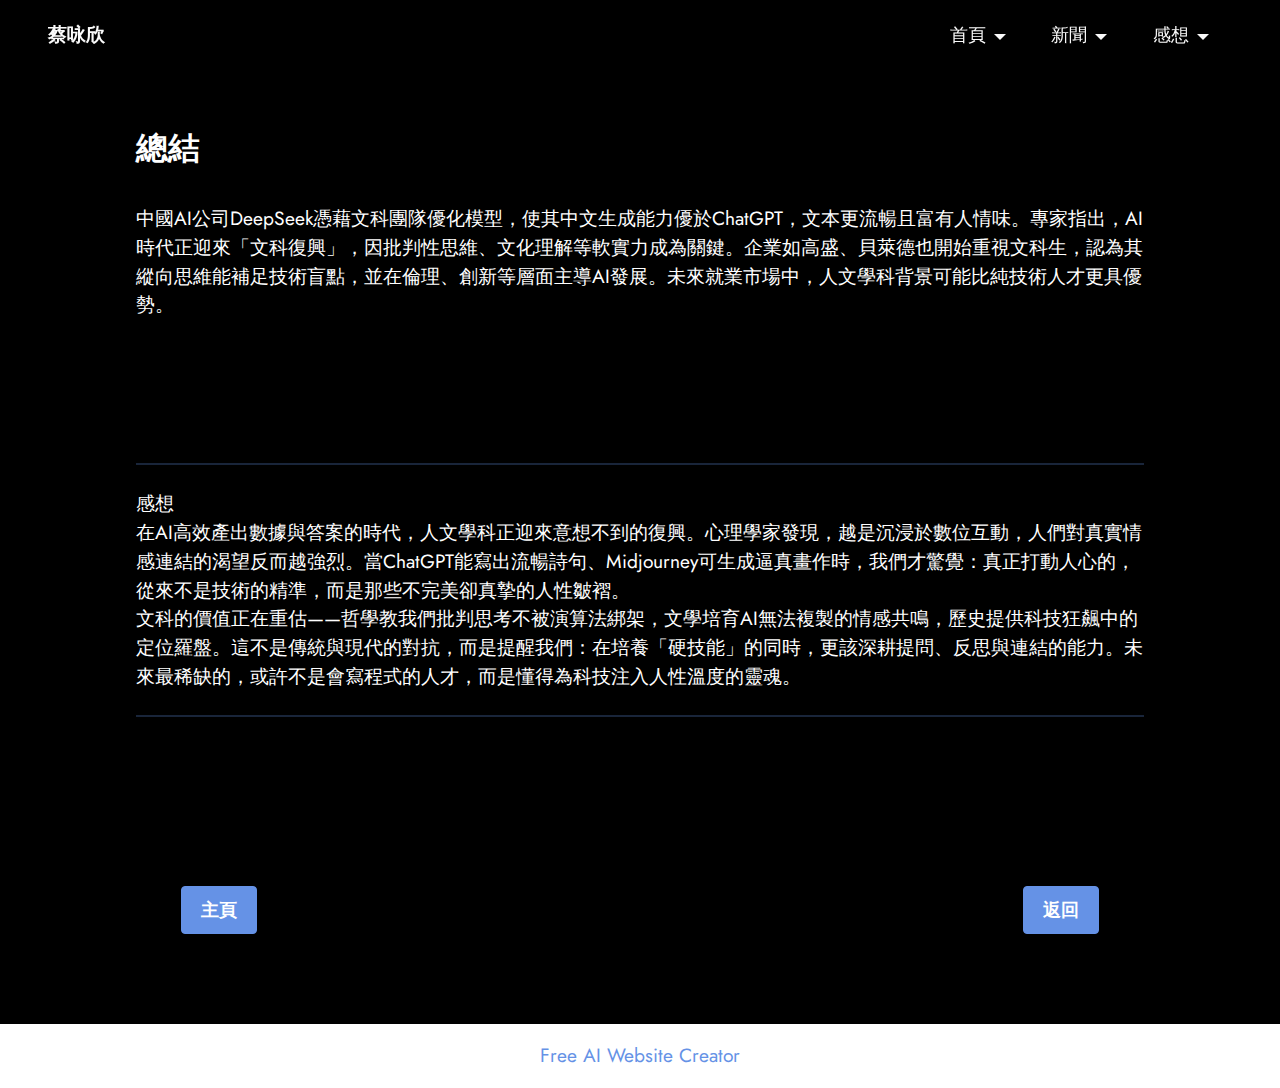
<file: page7.html>
<!DOCTYPE html>
<html  >
<head>
  <!-- Site made with Mobirise Website Builder v5.9.18, https://mobirise.com -->
  <meta charset="UTF-8">
  <meta http-equiv="X-UA-Compatible" content="IE=edge">
  <meta name="generator" content="Mobirise v5.9.18, mobirise.com">
  <meta name="viewport" content="width=device-width, initial-scale=1, minimum-scale=1">
  <link rel="shortcut icon" href="assets/images/16.16-2-96x72.png" type="image/x-icon">
  <meta name="description" content="">
  
  
  <title>Page 3.3</title>
  <link rel="stylesheet" href="assets/bootstrap/css/bootstrap.min.css">
  <link rel="stylesheet" href="assets/bootstrap/css/bootstrap-grid.min.css">
  <link rel="stylesheet" href="assets/bootstrap/css/bootstrap-reboot.min.css">
  <link rel="stylesheet" href="assets/dropdown/css/style.css">
  <link rel="stylesheet" href="assets/socicon/css/styles.css">
  <link rel="stylesheet" href="assets/theme/css/style.css">
  <link rel="preload" href="https://fonts.googleapis.com/css?family=Jost:100,200,300,400,500,600,700,800,900,100i,200i,300i,400i,500i,600i,700i,800i,900i&display=swap" as="style" onload="this.onload=null;this.rel='stylesheet'">
  <noscript><link rel="stylesheet" href="https://fonts.googleapis.com/css?family=Jost:100,200,300,400,500,600,700,800,900,100i,200i,300i,400i,500i,600i,700i,800i,900i&display=swap"></noscript>
  <link rel="preload" as="style" href="assets/mobirise/css/mbr-additional.css?v=yx2ubM"><link rel="stylesheet" href="assets/mobirise/css/mbr-additional.css?v=yx2ubM" type="text/css">

  
  
  
</head>
<body>
  
  <section data-bs-version="5.1" class="menu menu2 cid-uFccO448yb" once="menu" id="menu2-1m">
    
    <nav class="navbar navbar-dropdown navbar-fixed-top navbar-expand-lg">
        <div class="container-fluid">
            <div class="navbar-brand">
                
                <span class="navbar-caption-wrap"><a class="navbar-caption text-white display-7" href="https://mobiri.se">蔡咏欣<br></a></span>
            </div>
            <button class="navbar-toggler" type="button" data-toggle="collapse" data-bs-toggle="collapse" data-target="#navbarSupportedContent" data-bs-target="#navbarSupportedContent" aria-controls="navbarNavAltMarkup" aria-expanded="false" aria-label="Toggle navigation">
                <div class="hamburger">
                    <span></span>
                    <span></span>
                    <span></span>
                    <span></span>
                </div>
            </button>
            <div class="collapse navbar-collapse" id="navbarSupportedContent">
                <ul class="navbar-nav nav-dropdown nav-right" data-app-modern-menu="true"><li class="nav-item dropdown"><a class="nav-link link text-white text-primary dropdown-toggle display-4" href="index.html#content6-3" data-toggle="dropdown-submenu" data-bs-toggle="dropdown" data-bs-auto-close="outside" aria-expanded="false">首頁</a><div class="dropdown-menu" aria-labelledby="dropdown-610"><a class="text-white text-primary dropdown-item show display-4" href="index.html#content6-3" aria-expanded="true">人工智能的定義及重要性</a><a class="text-white text-primary dropdown-item display-4" href="index.html#gallery5-f">基本概念</a><a class="text-white text-primary dropdown-item display-4" href="index.html#features11-i">應用領域</a><a class="text-white text-primary dropdown-item display-4" href="index.html#features21-h">發展歷程</a><a class="text-white text-primary dropdown-item display-4" href="index.html#gallery3-j">未來趨勢</a><a class="text-white text-primary dropdown-item display-4" href="index.html#image1-k">挑戰</a><a class="text-white text-primary dropdown-item display-4" href="index.html#image2-l">風險</a><a class="text-white text-primary dropdown-item display-4" href="index.html#content4-m">應對策略</a><a class="text-white text-primary dropdown-item display-4" href="index.html#features3-t">新聞</a></div></li><li class="nav-item dropdown open"><a class="nav-link link text-white text-primary dropdown-toggle show display-4" href="index.html#gallery5-f" data-toggle="dropdown-submenu" data-bs-toggle="dropdown" data-bs-auto-close="outside" aria-expanded="true">新聞</a><div class="dropdown-menu show" aria-labelledby="dropdown-886" data-bs-popper="none"><a class="text-white text-primary dropdown-item display-4" href="page2.html#header12-14">ChatGPT 重度依賴警訊</a><a class="text-white text-primary dropdown-item display-4" href="page3.html#header12-17">全球首份 AI 報紙</a><a class="text-white text-primary dropdown-item display-4" href="page4.html#header12-1a">AI 時代更需要溫暖人性</a></div></li>
                    <li class="nav-item dropdown"><a class="nav-link link text-white text-primary dropdown-toggle display-4" href="index.html#gallery3-j" aria-expanded="false" data-toggle="dropdown-submenu" data-bs-toggle="dropdown" data-bs-auto-close="outside">感想</a><div class="dropdown-menu" aria-labelledby="dropdown-685"><a class="text-white text-primary show dropdown-item display-4" href="page5.html#content6-1g">新聞1感想</a><a class="text-white text-primary show dropdown-item display-4" href="page6.html#content6-1k">新聞2感想</a><a class="text-white text-primary show dropdown-item display-4" href="page7.html#content6-1r">新聞3感想</a></div></li></ul>
                
                
            </div>
        </div>
    </nav>
</section>

<section data-bs-version="5.1" class="content4 cid-uH6H2qvl6s" id="content4-1p">
    

    
    
    <div class="container-fluid">
        <div class="row justify-content-center">
            <div class="title col-md-12 col-lg-10">
                <h3 class="mbr-section-title mbr-fonts-style align-center mb-4 display-5">
                    <strong>總結</strong></h3>
                <h4 class="mbr-section-subtitle align-center mbr-fonts-style mb-4 display-7"><div>
</div><div>中國AI公司DeepSeek憑藉文科團隊優化模型，使其中文生成能力優於ChatGPT，文本更流暢且富有人情味。專家指出，AI時代正迎來「文科復興」，因批判性思維、文化理解等軟實力成為關鍵。企業如高盛、貝萊德也開始重視文科生，認為其縱向思維能補足技術盲點，並在倫理、創新等層面主導AI發展。未來就業市場中，人文學科背景可能比純技術人才更具優勢。</div></h4>
                
            </div>
        </div>
    </div>
</section>

<section data-bs-version="5.1" class="content6 cid-uH6H3u8DtK" id="content6-1r">
    
    <div class="container-fluid">
        <div class="row justify-content-center">
            <div class="col-md-12 col-lg-10">
                <hr class="line">
                <p class="mbr-text align-center mbr-fonts-style my-4 display-7">感想
<br>在AI高效產出數據與答案的時代，人文學科正迎來意想不到的復興。心理學家發現，越是沉浸於數位互動，人們對真實情感連結的渴望反而越強烈。當ChatGPT能寫出流暢詩句、Midjourney可生成逼真畫作時，我們才驚覺：真正打動人心的，從來不是技術的精準，而是那些不完美卻真摯的人性皺褶。  
<br>文科的價值正在重估——哲學教我們批判思考不被演算法綁架，文學培育AI無法複製的情感共鳴，歷史提供科技狂飆中的定位羅盤。這不是傳統與現代的對抗，而是提醒我們：在培養「硬技能」的同時，更該深耕提問、反思與連結的能力。未來最稀缺的，或許不是會寫程式的人才，而是懂得為科技注入人性溫度的靈魂。&nbsp;<br></p>
                <hr class="line">
            </div>
        </div>
    </div>
</section>

<section data-bs-version="5.1" class="content12 cid-uH6H2YiH13" id="content12-1q">
    
    <div class="container">
        <div class="row justify-content-center">
            <div class="col-md-12 col-lg-10">
                <div class="mbr-section-btn align-center"><a class="btn btn-primary display-4" href="index.html#features3-t">主頁</a>
                    <a class="btn btn-primary display-4" href="page4.html#header12-1a">返回</a></div>
            </div>
        </div>
    </div>
</section><section class="display-7" style="padding: 0;align-items: center;justify-content: center;flex-wrap: wrap;    align-content: center;display: flex;position: relative;height: 4rem;"><a href="https://mobiri.se/" style="flex: 1 1;height: 4rem;position: absolute;width: 100%;z-index: 1;"><img alt="" style="height: 4rem;" src="[data-uri]"></a><p style="margin: 0;text-align: center;" class="display-7">&#8204;</p><a style="z-index:1" href="https://mobirise.com/builder/ai-website-creator.html">Free AI Website Creator</a></section><script src="assets/bootstrap/js/bootstrap.bundle.min.js"></script>  <script src="assets/smoothscroll/smooth-scroll.js"></script>  <script src="assets/ytplayer/index.js"></script>  <script src="assets/dropdown/js/navbar-dropdown.js"></script>  <script src="assets/theme/js/script.js"></script>  
  
  
</body>
</html>
</file>
<file: assets/web/assets/mobirise-icons2/mobirise2.css>
@font-face {
  font-family: 'Moririse2';
  font-display: swap;
  src:  url('mobirise2.eot?f2bix4');
  src:  url('mobirise2.eot?f2bix4#iefix') format('embedded-opentype'),
    url('mobirise2.ttf?f2bix4') format('truetype'),
    url('mobirise2.woff?f2bix4') format('woff'),
    url('mobirise2.svg?f2bix4#mobirise2') format('svg');
  font-weight: normal;
  font-style: normal;
}

[class^="mobi-"], [class*=" mobi-"] {
  /* use !important to prevent issues with browser extensions that change fonts */
  font-family: 'Moririse2' !important;
  speak: none;
  font-style: normal;
  font-weight: normal;
  font-variant: normal;
  text-transform: none;
  line-height: 1;

  /* Better Font Rendering =========== */
  -webkit-font-smoothing: antialiased;
  -moz-osx-font-smoothing: grayscale;
}

.mobi-mbri-add-submenu:before {
  content: "\e900";
}
.mobi-mbri-alert:before {
  content: "\e901";
}
.mobi-mbri-align-center:before {
  content: "\e902";
}
.mobi-mbri-align-justify:before {
  content: "\e903";
}
.mobi-mbri-align-left:before {
  content: "\e904";
}
.mobi-mbri-align-right:before {
  content: "\e905";
}
.mobi-mbri-android:before {
  content: "\e906";
}
.mobi-mbri-apple:before {
  content: "\e907";
}
.mobi-mbri-arrow-down:before {
  content: "\e908";
}
.mobi-mbri-arrow-next:before {
  content: "\e909";
}
.mobi-mbri-arrow-prev:before {
  content: "\e90a";
}
.mobi-mbri-arrow-up:before {
  content: "\e90b";
}
.mobi-mbri-bold:before {
  content: "\e90c";
}
.mobi-mbri-bookmark:before {
  content: "\e90d";
}
.mobi-mbri-bootstrap:before {
  content: "\e90e";
}
.mobi-mbri-briefcase:before {
  content: "\e90f";
}
.mobi-mbri-browse:before {
  content: "\e910";
}
.mobi-mbri-bulleted-list:before {
  content: "\e911";
}
.mobi-mbri-calendar:before {
  content: "\e912";
}
.mobi-mbri-camera:before {
  content: "\e913";
}
.mobi-mbri-cart-add:before {
  content: "\e914";
}
.mobi-mbri-cart-full:before {
  content: "\e915";
}
.mobi-mbri-cash:before {
  content: "\e916";
}
.mobi-mbri-change-style:before {
  content: "\e917";
}
.mobi-mbri-chat:before {
  content: "\e918";
}
.mobi-mbri-clock:before {
  content: "\e919";
}
.mobi-mbri-close:before {
  content: "\e91a";
}
.mobi-mbri-cloud:before {
  content: "\e91b";
}
.mobi-mbri-code:before {
  content: "\e91c";
}
.mobi-mbri-contact-form:before {
  content: "\e91d";
}
.mobi-mbri-credit-card:before {
  content: "\e91e";
}
.mobi-mbri-cursor-click:before {
  content: "\e91f";
}
.mobi-mbri-cust-feedback:before {
  content: "\e920";
}
.mobi-mbri-database:before {
  content: "\e921";
}
.mobi-mbri-delivery:before {
  content: "\e922";
}
.mobi-mbri-desktop:before {
  content: "\e923";
}
.mobi-mbri-devices:before {
  content: "\e924";
}
.mobi-mbri-down:before {
  content: "\e925";
}
.mobi-mbri-download-2:before {
  content: "\e926";
}
.mobi-mbri-download:before {
  content: "\e927";
}
.mobi-mbri-drag-n-drop-2:before {
  content: "\e928";
}
.mobi-mbri-drag-n-drop:before {
  content: "\e929";
}
.mobi-mbri-edit-2:before {
  content: "\e92a";
}
.mobi-mbri-edit:before {
  content: "\e92b";
}
.mobi-mbri-error:before {
  content: "\e92c";
}
.mobi-mbri-extension:before {
  content: "\e92d";
}
.mobi-mbri-features:before {
  content: "\e92e";
}
.mobi-mbri-file:before {
  content: "\e92f";
}
.mobi-mbri-flag:before {
  content: "\e930";
}
.mobi-mbri-folder:before {
  content: "\e931";
}
.mobi-mbri-gift:before {
  content: "\e932";
}
.mobi-mbri-github:before {
  content: "\e933";
}
.mobi-mbri-globe-2:before {
  content: "\e934";
}
.mobi-mbri-globe:before {
  content: "\e935";
}
.mobi-mbri-growing-chart:before {
  content: "\e936";
}
.mobi-mbri-hearth:before {
  content: "\e937";
}
.mobi-mbri-help:before {
  content: "\e938";
}
.mobi-mbri-home:before {
  content: "\e939";
}
.mobi-mbri-hot-cup:before {
  content: "\e93a";
}
.mobi-mbri-idea:before {
  content: "\e93b";
}
.mobi-mbri-image-gallery:before {
  content: "\e93c";
}
.mobi-mbri-image-slider:before {
  content: "\e93d";
}
.mobi-mbri-info:before {
  content: "\e93e";
}
.mobi-mbri-italic:before {
  content: "\e93f";
}
.mobi-mbri-key:before {
  content: "\e940";
}
.mobi-mbri-laptop:before {
  content: "\e941";
}
.mobi-mbri-layers:before {
  content: "\e942";
}
.mobi-mbri-left-right:before {
  content: "\e943";
}
.mobi-mbri-left:before {
  content: "\e944";
}
.mobi-mbri-letter:before {
  content: "\e945";
}
.mobi-mbri-like:before {
  content: "\e946";
}
.mobi-mbri-link:before {
  content: "\e947";
}
.mobi-mbri-lock:before {
  content: "\e948";
}
.mobi-mbri-login:before {
  content: "\e949";
}
.mobi-mbri-logout:before {
  content: "\e94a";
}
.mobi-mbri-magic-stick:before {
  content: "\e94b";
}
.mobi-mbri-map-pin:before {
  content: "\e94c";
}
.mobi-mbri-menu:before {
  content: "\e94d";
}
.mobi-mbri-mobile-2:before {
  content: "\e94e";
}
.mobi-mbri-mobile-horizontal:before {
  content: "\e94f";
}
.mobi-mbri-mobile:before {
  content: "\e950";
}
.mobi-mbri-mobirise:before {
  content: "\e951";
}
.mobi-mbri-more-horizontal:before {
  content: "\e952";
}
.mobi-mbri-more-vertical:before {
  content: "\e953";
}
.mobi-mbri-music:before {
  content: "\e954";
}
.mobi-mbri-new-file:before {
  content: "\e955";
}
.mobi-mbri-numbered-list:before {
  content: "\e956";
}
.mobi-mbri-opened-folder:before {
  content: "\e957";
}
.mobi-mbri-pages:before {
  content: "\e958";
}
.mobi-mbri-paper-plane:before {
  content: "\e959";
}
.mobi-mbri-paperclip:before {
  content: "\e95a";
}
.mobi-mbri-phone:before {
  content: "\e95b";
}
.mobi-mbri-photo:before {
  content: "\e95c";
}
.mobi-mbri-photos:before {
  content: "\e95d";
}
.mobi-mbri-pin:before {
  content: "\e95e";
}
.mobi-mbri-play:before {
  content: "\e95f";
}
.mobi-mbri-plus:before {
  content: "\e960";
}
.mobi-mbri-preview:before {
  content: "\e961";
}
.mobi-mbri-print:before {
  content: "\e962";
}
.mobi-mbri-protect:before {
  content: "\e963";
}
.mobi-mbri-question:before {
  content: "\e964";
}
.mobi-mbri-quote-left:before {
  content: "\e965";
}
.mobi-mbri-quote-right:before {
  content: "\e966";
}
.mobi-mbri-redo:before {
  content: "\e967";
}
.mobi-mbri-refresh:before {
  content: "\e968";
}
.mobi-mbri-responsive-2:before {
  content: "\e969";
}
.mobi-mbri-responsive:before {
  content: "\e96a";
}
.mobi-mbri-right:before {
  content: "\e96b";
}
.mobi-mbri-rocket:before {
  content: "\e96c";
}
.mobi-mbri-sad-face:before {
  content: "\e96d";
}
.mobi-mbri-sale:before {
  content: "\e96e";
}
.mobi-mbri-save:before {
  content: "\e96f";
}
.mobi-mbri-search:before {
  content: "\e970";
}
.mobi-mbri-setting-2:before {
  content: "\e971";
}
.mobi-mbri-setting-3:before {
  content: "\e972";
}
.mobi-mbri-setting:before {
  content: "\e973";
}
.mobi-mbri-share:before {
  content: "\e974";
}
.mobi-mbri-shopping-bag:before {
  content: "\e975";
}
.mobi-mbri-shopping-basket:before {
  content: "\e976";
}
.mobi-mbri-shopping-cart:before {
  content: "\e977";
}
.mobi-mbri-sites:before {
  content: "\e978";
}
.mobi-mbri-smile-face:before {
  content: "\e979";
}
.mobi-mbri-speed:before {
  content: "\e97a";
}
.mobi-mbri-star:before {
  content: "\e97b";
}
.mobi-mbri-success:before {
  content: "\e97c";
}
.mobi-mbri-sun:before {
  content: "\e97d";
}
.mobi-mbri-sun2:before {
  content: "\e97e";
}
.mobi-mbri-tablet-vertical:before {
  content: "\e97f";
}
.mobi-mbri-tablet:before {
  content: "\e980";
}
.mobi-mbri-target:before {
  content: "\e981";
}
.mobi-mbri-timer:before {
  content: "\e982";
}
.mobi-mbri-to-ftp:before {
  content: "\e983";
}
.mobi-mbri-to-local-drive:before {
  content: "\e984";
}
.mobi-mbri-touch-swipe:before {
  content: "\e985";
}
.mobi-mbri-touch:before {
  content: "\e986";
}
.mobi-mbri-trash:before {
  content: "\e987";
}
.mobi-mbri-underline:before {
  content: "\e988";
}
.mobi-mbri-undo:before {
  content: "\e989";
}
.mobi-mbri-unlink:before {
  content: "\e98a";
}
.mobi-mbri-unlock:before {
  content: "\e98b";
}
.mobi-mbri-up-down:before {
  content: "\e98c";
}
.mobi-mbri-up:before {
  content: "\e98d";
}
.mobi-mbri-update:before {
  content: "\e98e";
}
.mobi-mbri-upload-2:before {
  content: "\e98f";
}
.mobi-mbri-upload:before {
  content: "\e990";
}
.mobi-mbri-user-2:before {
  content: "\e991";
}
.mobi-mbri-user:before {
  content: "\e992";
}
.mobi-mbri-users:before {
  content: "\e993";
}
.mobi-mbri-video-play:before {
  content: "\e994";
}
.mobi-mbri-video:before {
  content: "\e995";
}
.mobi-mbri-watch:before {
  content: "\e996";
}
.mobi-mbri-website-theme-2:before {
  content: "\e997";
}
.mobi-mbri-website-theme:before {
  content: "\e998";
}
.mobi-mbri-wifi:before {
  content: "\e999";
}
.mobi-mbri-windows:before {
  content: "\e99a";
}
.mobi-mbri-zoom-in:before {
  content: "\e99b";
}
.mobi-mbri-zoom-out:before {
  content: "\e99c";
}
</file>
<file: assets/dropdown/css/style.css>
.navbar-dropdown {
  left: 0;
  padding: 0;
  position: absolute;
  right: 0;
  top: 0;
  transition: all 0.45s ease;
  z-index: 1030;
  background: #282828; }
  .navbar-dropdown .navbar-logo {
    margin-right: 0.8rem;
    transition: margin 0.3s ease-in-out;
    vertical-align: middle; }
    .navbar-dropdown .navbar-logo img {
      height: 3.125rem;
      transition: all 0.3s ease-in-out; }
    .navbar-dropdown .navbar-logo.mbr-iconfont {
      font-size: 3.125rem;
      line-height: 3.125rem; }
  .navbar-dropdown .navbar-caption {
    font-weight: 700;
    white-space: normal;
    vertical-align: -4px;
    line-height: 3.125rem !important; }
    .navbar-dropdown .navbar-caption, .navbar-dropdown .navbar-caption:hover {
      color: inherit;
      text-decoration: none; }
  .navbar-dropdown .mbr-iconfont + .navbar-caption {
    vertical-align: -1px; }
  .navbar-dropdown.navbar-fixed-top {
    position: fixed; }
  .navbar-dropdown .navbar-brand span {
    vertical-align: -4px; }
  .navbar-dropdown.bg-color.transparent {
    background: none; }
  .navbar-dropdown.navbar-short .navbar-brand {
    padding: 0.625rem 0; }
    .navbar-dropdown.navbar-short .navbar-brand span {
      vertical-align: -1px; }
  .navbar-dropdown.navbar-short .navbar-caption {
    line-height: 2.375rem !important;
    vertical-align: -2px; }
  .navbar-dropdown.navbar-short .navbar-logo {
    margin-right: 0.5rem; }
    .navbar-dropdown.navbar-short .navbar-logo img {
      height: 2.375rem; }
    .navbar-dropdown.navbar-short .navbar-logo.mbr-iconfont {
      font-size: 2.375rem;
      line-height: 2.375rem; }
  .navbar-dropdown.navbar-short .mbr-table-cell {
    height: 3.625rem; }
  .navbar-dropdown .navbar-close {
    left: 0.6875rem;
    position: fixed;
    top: 0.75rem;
    z-index: 1000; }
  .navbar-dropdown .hamburger-icon {
    content: "";
    display: inline-block;
    vertical-align: middle;
    width: 16px;
    -webkit-box-shadow: 0 -6px 0 1px #282828,0 0 0 1px #282828,0 6px 0 1px #282828;
    -moz-box-shadow: 0 -6px 0 1px #282828,0 0 0 1px #282828,0 6px 0 1px #282828;
    box-shadow: 0 -6px 0 1px #282828,0 0 0 1px #282828,0 6px 0 1px #282828; }

.dropdown-menu .dropdown-toggle[data-toggle="dropdown-submenu"]::after {
  border-bottom: 0.35em solid transparent;
  border-left: 0.35em solid;
  border-right: 0;
  border-top: 0.35em solid transparent;
  margin-left: 0.3rem; }

.dropdown-menu .dropdown-item:focus {
  outline: 0; }

.nav-dropdown {
  font-size: 0.75rem;
  font-weight: 500;
  height: auto !important; }
  .nav-dropdown .nav-btn {
    padding-left: 1rem; }
  .nav-dropdown .link {
    margin: .667em 1.667em;
    font-weight: 500;
    padding: 0;
    transition: color .2s ease-in-out; }
    .nav-dropdown .link.dropdown-toggle {
      margin-right: 2.583em; }
      .nav-dropdown .link.dropdown-toggle::after {
        margin-left: .25rem;
        border-top: 0.35em solid;
        border-right: 0.35em solid transparent;
        border-left: 0.35em solid transparent;
        border-bottom: 0; }
      .nav-dropdown .link.dropdown-toggle[aria-expanded="true"] {
        margin: 0;
        padding: 0.667em 3.263em  0.667em 1.667em; }
  .nav-dropdown .link::after,
  .nav-dropdown .dropdown-item::after {
    color: inherit; }
  .nav-dropdown .btn {
    font-size: 0.75rem;
    font-weight: 700;
    letter-spacing: 0;
    margin-bottom: 0;
    padding-left: 1.25rem;
    padding-right: 1.25rem; }
  .nav-dropdown .dropdown-menu {
    border-radius: 0;
    border: 0;
    left: 0;
    margin: 0;
    padding-bottom: 1.25rem;
    padding-top: 1.25rem;
    position: relative; }
  .nav-dropdown .dropdown-submenu {
    margin-left: 0.125rem;
    top: 0; }
  .nav-dropdown .dropdown-item {
    font-weight: 500;
    line-height: 2;
    padding: 0.3846em 4.615em 0.3846em 1.5385em;
    position: relative;
    transition: color .2s ease-in-out, background-color .2s ease-in-out; }
    .nav-dropdown .dropdown-item::after {
      margin-top: -0.3077em;
      position: absolute;
      right: 1.1538em;
      top: 50%; }
    .nav-dropdown .dropdown-item:focus, .nav-dropdown .dropdown-item:hover {
      background: none; }

@media (max-width: 767px) {
  .nav-dropdown.navbar-toggleable-sm {
    bottom: 0;
    display: none;
    left: 0;
    overflow-x: hidden;
    position: fixed;
    top: 0;
    transform: translateX(-100%);
    -ms-transform: translateX(-100%);
    -webkit-transform: translateX(-100%);
    width: 18.75rem;
    z-index: 999; } }
.nav-dropdown.navbar-toggleable-xl {
  bottom: 0;
  display: none;
  left: 0;
  overflow-x: hidden;
  position: fixed;
  top: 0;
  transform: translateX(-100%);
  -ms-transform: translateX(-100%);
  -webkit-transform: translateX(-100%);
  width: 18.75rem;
  z-index: 999; }

.nav-dropdown-sm {
  display: block !important;
  overflow-x: hidden;
  overflow: auto;
  padding-top: 3.875rem; }
  .nav-dropdown-sm::after {
    content: "";
    display: block;
    height: 3rem;
    width: 100%; }
  .nav-dropdown-sm.collapse.in ~ .navbar-close {
    display: block !important; }
  .nav-dropdown-sm.collapsing, .nav-dropdown-sm.collapse.in {
    transform: translateX(0);
    -ms-transform: translateX(0);
    -webkit-transform: translateX(0);
    transition: all 0.25s ease-out;
    -webkit-transition: all 0.25s ease-out;
    background: #282828; }
  .nav-dropdown-sm.collapsing[aria-expanded="false"] {
    transform: translateX(-100%);
    -ms-transform: translateX(-100%);
    -webkit-transform: translateX(-100%); }
  .nav-dropdown-sm .nav-item {
    display: block;
    margin-left: 0 !important;
    padding-left: 0; }
  .nav-dropdown-sm .link,
  .nav-dropdown-sm .dropdown-item {
    border-top: 1px dotted rgba(255, 255, 255, 0.1);
    font-size: 0.8125rem;
    line-height: 1.6;
    margin: 0 !important;
    padding: 0.875rem 2.4rem 0.875rem 1.5625rem !important;
    position: relative;
    white-space: normal; }
    .nav-dropdown-sm .link:focus, .nav-dropdown-sm .link:hover,
    .nav-dropdown-sm .dropdown-item:focus,
    .nav-dropdown-sm .dropdown-item:hover {
      background: rgba(0, 0, 0, 0.2) !important;
      color: #c0a375; }
  .nav-dropdown-sm .nav-btn {
    position: relative;
    padding: 1.5625rem 1.5625rem 0 1.5625rem; }
    .nav-dropdown-sm .nav-btn::before {
      border-top: 1px dotted rgba(255, 255, 255, 0.1);
      content: "";
      left: 0;
      position: absolute;
      top: 0;
      width: 100%; }
    .nav-dropdown-sm .nav-btn + .nav-btn {
      padding-top: 0.625rem; }
      .nav-dropdown-sm .nav-btn + .nav-btn::before {
        display: none; }
  .nav-dropdown-sm .btn {
    padding: 0.625rem 0; }
  .nav-dropdown-sm .dropdown-toggle[data-toggle="dropdown-submenu"]::after {
    margin-left: .25rem;
    border-top: 0.35em solid;
    border-right: 0.35em solid transparent;
    border-left: 0.35em solid transparent;
    border-bottom: 0; }
  .nav-dropdown-sm .dropdown-toggle[data-toggle="dropdown-submenu"][aria-expanded="true"]::after {
    border-top: 0;
    border-right: 0.35em solid transparent;
    border-left: 0.35em solid transparent;
    border-bottom: 0.35em solid; }
  .nav-dropdown-sm .dropdown-menu {
    margin: 0;
    padding: 0;
    position: relative;
    top: 0;
    left: 0;
    width: 100%;
    border: 0;
    float: none;
    border-radius: 0;
    background: none; }
  .nav-dropdown-sm .dropdown-submenu {
    left: 100%;
    margin-left: 0.125rem;
    margin-top: -1.25rem;
    top: 0; }

.navbar-toggleable-sm .nav-dropdown .dropdown-menu {
  position: absolute; }

.navbar-toggleable-sm .nav-dropdown .dropdown-submenu {
  left: 100%;
  margin-left: 0.125rem;
  margin-top: -1.25rem;
  top: 0; }

.navbar-toggleable-sm.opened .nav-dropdown .dropdown-menu {
  position: relative; }

.navbar-toggleable-sm.opened .nav-dropdown .dropdown-submenu {
  left: 0;
  margin-left: 00rem;
  margin-top: 0rem;
  top: 0; }

.is-builder .nav-dropdown.collapsing {
  transition: none !important; }
</file>
<file: assets/socicon/css/styles.css>
@charset "UTF-8";

@font-face {
  font-family: 'Socicon';
  src:  url('../fonts/socicon.eot');
  src:  url('../fonts/socicon.eot?#iefix') format('embedded-opentype'),
    url('../fonts/socicon.woff2') format('woff2'),
    url('../fonts/socicon.ttf') format('truetype'),
    url('../fonts/socicon.woff') format('woff'),
    url('../fonts/socicon.svg#socicon') format('svg');
  font-weight: normal;
  font-style: normal;
  font-display: swap;
}

[data-icon]:before {
  font-family: "socicon" !important;
  content: attr(data-icon);
  font-style: normal !important;
  font-weight: normal !important;
  font-variant: normal !important;
  text-transform: none !important;
  speak: none;
  line-height: 1;
  -webkit-font-smoothing: antialiased;
  -moz-osx-font-smoothing: grayscale;
}

[class^="socicon-"], [class*=" socicon-"] {
  /* use !important to prevent issues with browser extensions that change fonts */
  font-family: 'Socicon' !important;
  speak: none;
  font-style: normal;
  font-weight: normal;
  font-variant: normal;
  text-transform: none;
  line-height: 1;

  /* Better Font Rendering =========== */
  -webkit-font-smoothing: antialiased;
  -moz-osx-font-smoothing: grayscale;
}

.socicon-500px:before {
  content: "\e000";
}
.socicon-8tracks:before {
  content: "\e001";
}
.socicon-airbnb:before {
  content: "\e002";
}
.socicon-alliance:before {
  content: "\e003";
}
.socicon-amazon:before {
  content: "\e004";
}
.socicon-amplement:before {
  content: "\e005";
}
.socicon-android:before {
  content: "\e006";
}
.socicon-angellist:before {
  content: "\e007";
}
.socicon-apple:before {
  content: "\e008";
}
.socicon-appnet:before {
  content: "\e009";
}
.socicon-baidu:before {
  content: "\e00a";
}
.socicon-bandcamp:before {
  content: "\e00b";
}
.socicon-battlenet:before {
  content: "\e00c";
}
.socicon-mixer:before {
  content: "\e00d";
}
.socicon-bebee:before {
  content: "\e00e";
}
.socicon-bebo:before {
  content: "\e00f";
}
.socicon-behance:before {
  content: "\e010";
}
.socicon-blizzard:before {
  content: "\e011";
}
.socicon-blogger:before {
  content: "\e012";
}
.socicon-buffer:before {
  content: "\e013";
}
.socicon-chrome:before {
  content: "\e014";
}
.socicon-coderwall:before {
  content: "\e015";
}
.socicon-curse:before {
  content: "\e016";
}
.socicon-dailymotion:before {
  content: "\e017";
}
.socicon-deezer:before {
  content: "\e018";
}
.socicon-delicious:before {
  content: "\e019";
}
.socicon-deviantart:before {
  content: "\e01a";
}
.socicon-diablo:before {
  content: "\e01b";
}
.socicon-digg:before {
  content: "\e01c";
}
.socicon-discord:before {
  content: "\e01d";
}
.socicon-disqus:before {
  content: "\e01e";
}
.socicon-douban:before {
  content: "\e01f";
}
.socicon-draugiem:before {
  content: "\e020";
}
.socicon-dribbble:before {
  content: "\e021";
}
.socicon-drupal:before {
  content: "\e022";
}
.socicon-ebay:before {
  content: "\e023";
}
.socicon-ello:before {
  content: "\e024";
}
.socicon-endomodo:before {
  content: "\e025";
}
.socicon-envato:before {
  content: "\e026";
}
.socicon-etsy:before {
  content: "\e027";
}
.socicon-facebook:before {
  content: "\e028";
}
.socicon-feedburner:before {
  content: "\e029";
}
.socicon-filmweb:before {
  content: "\e02a";
}
.socicon-firefox:before {
  content: "\e02b";
}
.socicon-flattr:before {
  content: "\e02c";
}
.socicon-flickr:before {
  content: "\e02d";
}
.socicon-formulr:before {
  content: "\e02e";
}
.socicon-forrst:before {
  content: "\e02f";
}
.socicon-foursquare:before {
  content: "\e030";
}
.socicon-friendfeed:before {
  content: "\e031";
}
.socicon-github:before {
  content: "\e032";
}
.socicon-goodreads:before {
  content: "\e033";
}
.socicon-google:before {
  content: "\e034";
}
.socicon-googlescholar:before {
  content: "\e035";
}
.socicon-googlegroups:before {
  content: "\e036";
}
.socicon-googlephotos:before {
  content: "\e037";
}
.socicon-googleplus:before {
  content: "\e038";
}
.socicon-grooveshark:before {
  content: "\e039";
}
.socicon-hackerrank:before {
  content: "\e03a";
}
.socicon-hearthstone:before {
  content: "\e03b";
}
.socicon-hellocoton:before {
  content: "\e03c";
}
.socicon-heroes:before {
  content: "\e03d";
}
.socicon-smashcast:before {
  content: "\e03e";
}
.socicon-horde:before {
  content: "\e03f";
}
.socicon-houzz:before {
  content: "\e040";
}
.socicon-icq:before {
  content: "\e041";
}
.socicon-identica:before {
  content: "\e042";
}
.socicon-imdb:before {
  content: "\e043";
}
.socicon-instagram:before {
  content: "\e044";
}
.socicon-issuu:before {
  content: "\e045";
}
.socicon-istock:before {
  content: "\e046";
}
.socicon-itunes:before {
  content: "\e047";
}
.socicon-keybase:before {
  content: "\e048";
}
.socicon-lanyrd:before {
  content: "\e049";
}
.socicon-lastfm:before {
  content: "\e04a";
}
.socicon-line:before {
  content: "\e04b";
}
.socicon-linkedin:before {
  content: "\e04c";
}
.socicon-livejournal:before {
  content: "\e04d";
}
.socicon-lyft:before {
  content: "\e04e";
}
.socicon-macos:before {
  content: "\e04f";
}
.socicon-mail:before {
  content: "\e050";
}
.socicon-medium:before {
  content: "\e051";
}
.socicon-meetup:before {
  content: "\e052";
}
.socicon-mixcloud:before {
  content: "\e053";
}
.socicon-modelmayhem:before {
  content: "\e054";
}
.socicon-mumble:before {
  content: "\e055";
}
.socicon-myspace:before {
  content: "\e056";
}
.socicon-newsvine:before {
  content: "\e057";
}
.socicon-nintendo:before {
  content: "\e058";
}
.socicon-npm:before {
  content: "\e059";
}
.socicon-odnoklassniki:before {
  content: "\e05a";
}
.socicon-openid:before {
  content: "\e05b";
}
.socicon-opera:before {
  content: "\e05c";
}
.socicon-outlook:before {
  content: "\e05d";
}
.socicon-overwatch:before {
  content: "\e05e";
}
.socicon-patreon:before {
  content: "\e05f";
}
.socicon-paypal:before {
  content: "\e060";
}
.socicon-periscope:before {
  content: "\e061";
}
.socicon-persona:before {
  content: "\e062";
}
.socicon-pinterest:before {
  content: "\e063";
}
.socicon-play:before {
  content: "\e064";
}
.socicon-player:before {
  content: "\e065";
}
.socicon-playstation:before {
  content: "\e066";
}
.socicon-pocket:before {
  content: "\e067";
}
.socicon-qq:before {
  content: "\e068";
}
.socicon-quora:before {
  content: "\e069";
}
.socicon-raidcall:before {
  content: "\e06a";
}
.socicon-ravelry:before {
  content: "\e06b";
}
.socicon-reddit:before {
  content: "\e06c";
}
.socicon-renren:before {
  content: "\e06d";
}
.socicon-researchgate:before {
  content: "\e06e";
}
.socicon-residentadvisor:before {
  content: "\e06f";
}
.socicon-reverbnation:before {
  content: "\e070";
}
.socicon-rss:before {
  content: "\e071";
}
.socicon-sharethis:before {
  content: "\e072";
}
.socicon-skype:before {
  content: "\e073";
}
.socicon-slideshare:before {
  content: "\e074";
}
.socicon-smugmug:before {
  content: "\e075";
}
.socicon-snapchat:before {
  content: "\e076";
}
.socicon-songkick:before {
  content: "\e077";
}
.socicon-soundcloud:before {
  content: "\e078";
}
.socicon-spotify:before {
  content: "\e079";
}
.socicon-stackexchange:before {
  content: "\e07a";
}
.socicon-stackoverflow:before {
  content: "\e07b";
}
.socicon-starcraft:before {
  content: "\e07c";
}
.socicon-stayfriends:before {
  content: "\e07d";
}
.socicon-steam:before {
  content: "\e07e";
}
.socicon-storehouse:before {
  content: "\e07f";
}
.socicon-strava:before {
  content: "\e080";
}
.socicon-streamjar:before {
  content: "\e081";
}
.socicon-stumbleupon:before {
  content: "\e082";
}
.socicon-swarm:before {
  content: "\e083";
}
.socicon-teamspeak:before {
  content: "\e084";
}
.socicon-teamviewer:before {
  content: "\e085";
}
.socicon-technorati:before {
  content: "\e086";
}
.socicon-telegram:before {
  content: "\e087";
}
.socicon-tripadvisor:before {
  content: "\e088";
}
.socicon-tripit:before {
  content: "\e089";
}
.socicon-triplej:before {
  content: "\e08a";
}
.socicon-tumblr:before {
  content: "\e08b";
}
.socicon-twitch:before {
  content: "\e08c";
}
.socicon-twitter:before {
  content: "\e08d";
}
.socicon-uber:before {
  content: "\e08e";
}
.socicon-ventrilo:before {
  content: "\e08f";
}
.socicon-viadeo:before {
  content: "\e090";
}
.socicon-viber:before {
  content: "\e091";
}
.socicon-viewbug:before {
  content: "\e092";
}
.socicon-vimeo:before {
  content: "\e093";
}
.socicon-vine:before {
  content: "\e094";
}
.socicon-vkontakte:before {
  content: "\e095";
}
.socicon-warcraft:before {
  content: "\e096";
}
.socicon-wechat:before {
  content: "\e097";
}
.socicon-weibo:before {
  content: "\e098";
}
.socicon-whatsapp:before {
  content: "\e099";
}
.socicon-wikipedia:before {
  content: "\e09a";
}
.socicon-windows:before {
  content: "\e09b";
}
.socicon-wordpress:before {
  content: "\e09c";
}
.socicon-wykop:before {
  content: "\e09d";
}
.socicon-xbox:before {
  content: "\e09e";
}
.socicon-xing:before {
  content: "\e09f";
}
.socicon-yahoo:before {
  content: "\e0a0";
}
.socicon-yammer:before {
  content: "\e0a1";
}
.socicon-yandex:before {
  content: "\e0a2";
}
.socicon-yelp:before {
  content: "\e0a3";
}
.socicon-younow:before {
  content: "\e0a4";
}
.socicon-youtube:before {
  content: "\e0a5";
}
.socicon-zapier:before {
  content: "\e0a6";
}
.socicon-zerply:before {
  content: "\e0a7";
}
.socicon-zomato:before {
  content: "\e0a8";
}
.socicon-zynga:before {
  content: "\e0a9";
}
.socicon-spreadshirt:before {
  content: "\e901";
}
.socicon-gamejolt:before {
  content: "\e902";
}
.socicon-trello:before {
  content: "\e903";
}
.socicon-tunein:before {
  content: "\e904";
}
.socicon-bloglovin:before {
  content: "\e905";
}
.socicon-gamewisp:before {
  content: "\e906";
}
.socicon-messenger:before {
  content: "\e907";
}
.socicon-pandora:before {
  content: "\e908";
}
.socicon-augment:before {
  content: "\e909";
}
.socicon-bitbucket:before {
  content: "\e90a";
}
.socicon-fyuse:before {
  content: "\e90b";
}
.socicon-yt-gaming:before {
  content: "\e90c";
}
.socicon-sketchfab:before {
  content: "\e90d";
}
.socicon-mobcrush:before {
  content: "\e90e";
}
.socicon-microsoft:before {
  content: "\e90f";
}
.socicon-realtor:before {
  content: "\e910";
}
.socicon-tidal:before {
  content: "\e911";
}
.socicon-qobuz:before {
  content: "\e912";
}
.socicon-natgeo:before {
  content: "\e913";
}
.socicon-mastodon:before {
  content: "\e914";
}
.socicon-unsplash:before {
  content: "\e915";
}
.socicon-homeadvisor:before {
  content: "\e916";
}
.socicon-angieslist:before {
  content: "\e917";
}
.socicon-codepen:before {
  content: "\e918";
}
.socicon-slack:before {
  content: "\e919";
}
.socicon-openaigym:before {
  content: "\e91a";
}
.socicon-logmein:before {
  content: "\e91b";
}
.socicon-fiverr:before {
  content: "\e91c";
}
.socicon-gotomeeting:before {
  content: "\e91d";
}
.socicon-aliexpress:before {
  content: "\e91e";
}
.socicon-guru:before {
  content: "\e91f";
}
.socicon-appstore:before {
  content: "\e920";
}
.socicon-homes:before {
  content: "\e921";
}
.socicon-zoom:before {
  content: "\e922";
}
.socicon-alibaba:before {
  content: "\e923";
}
.socicon-craigslist:before {
  content: "\e924";
}
.socicon-wix:before {
  content: "\e925";
}
.socicon-redfin:before {
  content: "\e926";
}
.socicon-googlecalendar:before {
  content: "\e927";
}
.socicon-shopify:before {
  content: "\e928";
}
.socicon-freelancer:before {
  content: "\e929";
}
.socicon-seedrs:before {
  content: "\e92a";
}
.socicon-bing:before {
  content: "\e92b";
}
.socicon-doodle:before {
  content: "\e92c";
}
.socicon-bonanza:before {
  content: "\e92d";
}
.socicon-squarespace:before {
  content: "\e92e";
}
.socicon-toptal:before {
  content: "\e92f";
}
.socicon-gust:before {
  content: "\e930";
}
.socicon-ask:before {
  content: "\e931";
}
.socicon-trulia:before {
  content: "\e932";
}
.socicon-loomly:before {
  content: "\e933";
}
.socicon-ghost:before {
  content: "\e934";
}
.socicon-upwork:before {
  content: "\e935";
}
.socicon-fundable:before {
  content: "\e936";
}
.socicon-booking:before {
  content: "\e937";
}
.socicon-googlemaps:before {
  content: "\e938";
}
.socicon-zillow:before {
  content: "\e939";
}
.socicon-niconico:before {
  content: "\e93a";
}
.socicon-toneden:before {
  content: "\e93b";
}
.socicon-crunchbase:before {
  content: "\e93c";
}
.socicon-homefy:before {
  content: "\e93d";
}
.socicon-calendly:before {
  content: "\e93e";
}
.socicon-livemaster:before {
  content: "\e93f";
}
.socicon-udemy:before {
  content: "\e940";
}
.socicon-codered:before {
  content: "\e941";
}
.socicon-origin:before {
  content: "\e942";
}
.socicon-nextdoor:before {
  content: "\e943";
}
.socicon-portfolio:before {
  content: "\e944";
}
.socicon-instructables:before {
  content: "\e945";
}
.socicon-gitlab:before {
  content: "\e946";
}
.socicon-hackernews:before {
  content: "\e947";
}
.socicon-smashwords:before {
  content: "\e948";
}
.socicon-kobo:before {
  content: "\e949";
}
.socicon-bookbub:before {
  content: "\e94a";
}
.socicon-mailru:before {
  content: "\e94b";
}
.socicon-moddb:before {
  content: "\e94c";
}
.socicon-indiedb:before {
  content: "\e94d";
}
.socicon-traxsource:before {
  content: "\e94e";
}
.socicon-gamefor:before {
  content: "\e94f";
}
.socicon-pixiv:before {
  content: "\e950";
}
.socicon-myanimelist:before {
  content: "\e951";
}
.socicon-blackberry:before {
  content: "\e952";
}
.socicon-wickr:before {
  content: "\e953";
}
.socicon-spip:before {
  content: "\e954";
}
.socicon-napster:before {
  content: "\e955";
}
.socicon-beatport:before {
  content: "\e956";
}
.socicon-hackerone:before {
  content: "\e957";
}
.socicon-internet:before {
  content: "\e958";
}
.socicon-ubuntu:before {
  content: "\e959";
}
.socicon-artstation:before {
  content: "\e95a";
}
.socicon-invision:before {
  content: "\e95b";
}
.socicon-torial:before {
  content: "\e95c";
}
.socicon-collectorz:before {
  content: "\e95d";
}
.socicon-seenthis:before {
  content: "\e95e";
}
.socicon-googleplaymusic:before {
  content: "\e95f";
}
.socicon-debian:before {
  content: "\e960";
}
.socicon-filmfreeway:before {
  content: "\e961";
}
.socicon-gnome:before {
  content: "\e962";
}
.socicon-itchio:before {
  content: "\e963";
}
.socicon-jamendo:before {
  content: "\e964";
}
.socicon-mix:before {
  content: "\e965";
}
.socicon-sharepoint:before {
  content: "\e966";
}
.socicon-tinder:before {
  content: "\e967";
}
.socicon-windguru:before {
  content: "\e968";
}
.socicon-cdbaby:before {
  content: "\e969";
}
.socicon-elementaryos:before {
  content: "\e96a";
}
.socicon-stage32:before {
  content: "\e96b";
}
.socicon-tiktok:before {
  content: "\e96c";
}
.socicon-gitter:before {
  content: "\e96d";
}
.socicon-letterboxd:before {
  content: "\e96e";
}
.socicon-threema:before {
  content: "\e96f";
}
.socicon-splice:before {
  content: "\e970";
}
.socicon-metapop:before {
  content: "\e971";
}
.socicon-naver:before {
  content: "\e972";
}
.socicon-remote:before {
  content: "\e973";
}
.socicon-flipboard:before {
  content: "\e974";
}
.socicon-googlehangouts:before {
  content: "\e975";
}
.socicon-dlive:before {
  content: "\e976";
}
.socicon-vsco:before {
  content: "\e977";
}
.socicon-stitcher:before {
  content: "\e978";
}
.socicon-avvo:before {
  content: "\e979";
}
.socicon-redbubble:before {
  content: "\e97a";
}
.socicon-society6:before {
  content: "\e97b";
}
.socicon-zazzle:before {
  content: "\e97c";
}
.socicon-eitaa:before {
  content: "\e97d";
}
.socicon-soroush:before {
  content: "\e97e";
}
.socicon-bale:before {
  content: "\e97f";
}
</file>
<file: assets/theme/css/style.css>
@charset "UTF-8";
section {
  background-color: #ffffff;
}

body {
  font-style: normal;
  line-height: 1.5;
  font-weight: 400;
  color: #232323;
  position: relative;
}

button {
  background-color: transparent;
  border-color: transparent;
}

section,
.container,
.container-fluid {
  position: relative;
  word-wrap: break-word;
}

a.mbr-iconfont:hover {
  text-decoration: none;
}

.article .lead p,
.article .lead ul,
.article .lead ol,
.article .lead pre,
.article .lead blockquote {
  margin-bottom: 0;
}

a {
  font-style: normal;
  font-weight: 400;
  cursor: pointer;
}
a, a:hover {
  text-decoration: none;
}

.mbr-section-title {
  font-style: normal;
  line-height: 1.3;
}

.mbr-section-subtitle {
  line-height: 1.3;
}

.mbr-text {
  font-style: normal;
  line-height: 1.7;
}

h1,
h2,
h3,
h4,
h5,
h6,
.display-1,
.display-2,
.display-4,
.display-5,
.display-7,
span,
p,
a {
  line-height: 1;
  word-break: break-word;
  word-wrap: break-word;
  font-weight: 400;
}

b,
strong {
  font-weight: bold;
}

input:-webkit-autofill, input:-webkit-autofill:hover, input:-webkit-autofill:focus, input:-webkit-autofill:active {
  transition-delay: 9999s;
  -webkit-transition-property: background-color, color;
  transition-property: background-color, color;
}

textarea[type=hidden] {
  display: none;
}

section {
  background-position: 50% 50%;
  background-repeat: no-repeat;
  background-size: cover;
}
section .mbr-background-video,
section .mbr-background-video-preview {
  position: absolute;
  bottom: 0;
  left: 0;
  right: 0;
  top: 0;
}

.hidden {
  visibility: hidden;
}

.mbr-z-index20 {
  z-index: 20;
}

/*! Base colors */
.mbr-white {
  color: #ffffff;
}

.mbr-black {
  color: #111111;
}

.mbr-bg-white {
  background-color: #ffffff;
}

.mbr-bg-black {
  background-color: #000000;
}

/*! Text-aligns */
.align-left {
  text-align: left;
}

.align-center {
  text-align: center;
}

.align-right {
  text-align: right;
}

/*! Font-weight  */
.mbr-light {
  font-weight: 300;
}

.mbr-regular {
  font-weight: 400;
}

.mbr-semibold {
  font-weight: 500;
}

.mbr-bold {
  font-weight: 700;
}

/*! Media  */
.media-content {
  flex-basis: 100%;
}

.media-container-row {
  display: flex;
  flex-direction: row;
  flex-wrap: wrap;
  justify-content: center;
  align-content: center;
  align-items: start;
}
.media-container-row .media-size-item {
  width: 400px;
}

.media-container-column {
  display: flex;
  flex-direction: column;
  flex-wrap: wrap;
  justify-content: center;
  align-content: center;
  align-items: stretch;
}
.media-container-column > * {
  width: 100%;
}

@media (min-width: 992px) {
  .media-container-row {
    flex-wrap: nowrap;
  }
}
figure {
  margin-bottom: 0;
  overflow: hidden;
}

figure[mbr-media-size] {
  transition: width 0.1s;
}

img,
iframe {
  display: block;
  width: 100%;
}

.card {
  background-color: transparent;
  border: none;
}

.card-box {
  width: 100%;
}

.card-img {
  text-align: center;
  flex-shrink: 0;
  -webkit-flex-shrink: 0;
}

.media {
  max-width: 100%;
  margin: 0 auto;
}

.mbr-figure {
  align-self: center;
}

.media-container > div {
  max-width: 100%;
}

.mbr-figure img,
.card-img img {
  width: 100%;
}

@media (max-width: 991px) {
  .media-size-item {
    width: auto !important;
  }

  .media {
    width: auto;
  }

  .mbr-figure {
    width: 100% !important;
  }
}
/*! Buttons */
.mbr-section-btn {
  margin-left: -0.6rem;
  margin-right: -0.6rem;
  font-size: 0;
}

.btn {
  font-weight: 600;
  border-width: 1px;
  font-style: normal;
  margin: 0.6rem 0.6rem;
  white-space: normal;
  transition: all 0.2s ease-in-out;
  display: inline-flex;
  align-items: center;
  justify-content: center;
  word-break: break-word;
}

.btn-sm {
  font-weight: 600;
  letter-spacing: 0px;
  transition: all 0.3s ease-in-out;
}

.btn-md {
  font-weight: 600;
  letter-spacing: 0px;
  transition: all 0.3s ease-in-out;
}

.btn-lg {
  font-weight: 600;
  letter-spacing: 0px;
  transition: all 0.3s ease-in-out;
}

.btn-form {
  margin: 0;
}
.btn-form:hover {
  cursor: pointer;
}

nav .mbr-section-btn {
  margin-left: 0rem;
  margin-right: 0rem;
}

/*! Btn icon margin */
.btn .mbr-iconfont,
.btn.btn-sm .mbr-iconfont {
  order: 1;
  cursor: pointer;
  margin-left: 0.5rem;
  vertical-align: sub;
}

.btn.btn-md .mbr-iconfont,
.btn.btn-md .mbr-iconfont {
  margin-left: 0.8rem;
}

.mbr-regular {
  font-weight: 400;
}

.mbr-semibold {
  font-weight: 500;
}

.mbr-bold {
  font-weight: 700;
}

[type=submit] {
  -webkit-appearance: none;
}

/*! Full-screen */
.mbr-fullscreen .mbr-overlay {
  min-height: 100vh;
}

.mbr-fullscreen {
  display: flex;
  display: -moz-flex;
  display: -ms-flex;
  display: -o-flex;
  align-items: center;
  min-height: 100vh;
  padding-top: 3rem;
  padding-bottom: 3rem;
}

/*! Map */
.map {
  height: 25rem;
  position: relative;
}
.map iframe {
  width: 100%;
  height: 100%;
}

/*! Scroll to top arrow */
.mbr-arrow-up {
  bottom: 25px;
  right: 90px;
  position: fixed;
  text-align: right;
  z-index: 5000;
  color: #ffffff;
  font-size: 22px;
}

.mbr-arrow-up a {
  background: rgba(0, 0, 0, 0.2);
  border-radius: 50%;
  color: #fff;
  display: inline-block;
  height: 60px;
  width: 60px;
  border: 2px solid #fff;
  outline-style: none !important;
  position: relative;
  text-decoration: none;
  transition: all 0.3s ease-in-out;
  cursor: pointer;
  text-align: center;
}
.mbr-arrow-up a:hover {
  background-color: rgba(0, 0, 0, 0.4);
}
.mbr-arrow-up a i {
  line-height: 60px;
}

.mbr-arrow-up-icon {
  display: block;
  color: #fff;
}

.mbr-arrow-up-icon::before {
  content: "›";
  display: inline-block;
  font-family: serif;
  font-size: 22px;
  line-height: 1;
  font-style: normal;
  position: relative;
  top: 6px;
  left: -4px;
  transform: rotate(-90deg);
}

/*! Arrow Down */
.mbr-arrow {
  position: absolute;
  bottom: 45px;
  left: 50%;
  width: 60px;
  height: 60px;
  cursor: pointer;
  background-color: rgba(80, 80, 80, 0.5);
  border-radius: 50%;
  transform: translateX(-50%);
}
@media (max-width: 767px) {
  .mbr-arrow {
    display: none;
  }
}
.mbr-arrow > a {
  display: inline-block;
  text-decoration: none;
  outline-style: none;
  -webkit-animation: arrowdown 1.7s ease-in-out infinite;
          animation: arrowdown 1.7s ease-in-out infinite;
  color: #ffffff;
}
.mbr-arrow > a > i {
  position: absolute;
  top: -2px;
  left: 15px;
  font-size: 2rem;
}

#scrollToTop a i::before {
  content: "";
  position: absolute;
  display: block;
  border-bottom: 2.5px solid #fff;
  border-left: 2.5px solid #fff;
  width: 27.8%;
  height: 27.8%;
  left: 50%;
  top: 51%;
  transform: translateY(-30%) translateX(-50%) rotate(135deg);
}

@keyframes arrowdown {
  0% {
    transform: translateY(0px);
  }
  50% {
    transform: translateY(-5px);
  }
  100% {
    transform: translateY(0px);
  }
}
@-webkit-keyframes arrowdown {
  0% {
    transform: translateY(0px);
  }
  50% {
    transform: translateY(-5px);
  }
  100% {
    transform: translateY(0px);
  }
}
@media (max-width: 500px) {
  .mbr-arrow-up {
    left: 0;
    right: 0;
    text-align: center;
  }
}
/*Gradients animation*/
@keyframes gradient-animation {
  from {
    background-position: 0% 100%;
    -webkit-animation-timing-function: ease-in-out;
            animation-timing-function: ease-in-out;
  }
  to {
    background-position: 100% 0%;
    -webkit-animation-timing-function: ease-in-out;
            animation-timing-function: ease-in-out;
  }
}
@-webkit-keyframes gradient-animation {
  from {
    background-position: 0% 100%;
    -webkit-animation-timing-function: ease-in-out;
            animation-timing-function: ease-in-out;
  }
  to {
    background-position: 100% 0%;
    -webkit-animation-timing-function: ease-in-out;
            animation-timing-function: ease-in-out;
  }
}
.bg-gradient {
  background-size: 200% 200%;
  animation: gradient-animation 5s infinite alternate;
  -webkit-animation: gradient-animation 5s infinite alternate;
}

.menu .navbar-brand {
  display: -webkit-flex;
}
.menu .navbar-brand span {
  display: flex;
  display: -webkit-flex;
}
.menu .navbar-brand .navbar-caption-wrap {
  display: -webkit-flex;
}
.menu .navbar-brand .navbar-logo img {
  display: -webkit-flex;
  width: auto;
}
@media (min-width: 768px) and (max-width: 991px) {
  .menu .navbar-toggleable-sm .navbar-nav {
    display: -ms-flexbox;
  }
}
@media (max-width: 991px) {
  .menu .navbar-collapse {
    max-height: 93.5vh;
  }
  .menu .navbar-collapse.show {
    overflow: auto;
  }
}
@media (min-width: 992px) {
  .menu .navbar-nav.nav-dropdown {
    display: -webkit-flex;
  }
  .menu .navbar-toggleable-sm .navbar-collapse {
    display: -webkit-flex !important;
  }
  .menu .collapsed .navbar-collapse {
    max-height: 93.5vh;
  }
  .menu .collapsed .navbar-collapse.show {
    overflow: auto;
  }
}
@media (max-width: 767px) {
  .menu .navbar-collapse {
    max-height: 80vh;
  }
}

.nav-link .mbr-iconfont {
  margin-right: 0.5rem;
}

.navbar {
  display: -webkit-flex;
  -webkit-flex-wrap: wrap;
  -webkit-align-items: center;
  -webkit-justify-content: space-between;
}

.navbar-collapse {
  -webkit-flex-basis: 100%;
  -webkit-flex-grow: 1;
  -webkit-align-items: center;
}

.nav-dropdown .link {
  padding: 0.667em 1.667em !important;
  margin: 0 !important;
}

.nav {
  display: -webkit-flex;
  -webkit-flex-wrap: wrap;
}

.row {
  display: -webkit-flex;
  -webkit-flex-wrap: wrap;
}

.justify-content-center {
  -webkit-justify-content: center;
}

.form-inline {
  display: -webkit-flex;
}

.card-wrapper {
  -webkit-flex: 1;
}

.carousel-control {
  z-index: 10;
  display: -webkit-flex;
}

.carousel-controls {
  display: -webkit-flex;
}

.media {
  display: -webkit-flex;
}

.form-group:focus {
  outline: none;
}

.jq-selectbox__select {
  padding: 7px 0;
  position: relative;
}

.jq-selectbox__dropdown {
  overflow: hidden;
  border-radius: 10px;
  position: absolute;
  top: 100%;
  left: 0 !important;
  width: 100% !important;
}

.jq-selectbox__trigger-arrow {
  right: 0;
  transform: translateY(-50%);
}

.jq-selectbox li {
  padding: 1.07em 0.5em;
}

input[type=range] {
  padding-left: 0 !important;
  padding-right: 0 !important;
}

.modal-dialog,
.modal-content {
  height: 100%;
}

.modal-dialog .carousel-inner {
  height: calc(100vh - 1.75rem);
}
@media (max-width: 575px) {
  .modal-dialog .carousel-inner {
    height: calc(100vh - 1rem);
  }
}

.carousel-item {
  text-align: center;
}

.carousel-item img {
  margin: auto;
}

.navbar-toggler {
  align-self: flex-start;
  padding: 0.25rem 0.75rem;
  font-size: 1.25rem;
  line-height: 1;
  background: transparent;
  border: 1px solid transparent;
  border-radius: 0.25rem;
}

.navbar-toggler:focus,
.navbar-toggler:hover {
  text-decoration: none;
  box-shadow: none;
}

.navbar-toggler-icon {
  display: inline-block;
  width: 1.5em;
  height: 1.5em;
  vertical-align: middle;
  content: "";
  background: no-repeat center center;
  background-size: 100% 100%;
}

.navbar-toggler-left {
  position: absolute;
  left: 1rem;
}

.navbar-toggler-right {
  position: absolute;
  right: 1rem;
}

.card-img {
  width: auto;
}

.menu .navbar.collapsed:not(.beta-menu) {
  flex-direction: column;
}

.carousel-item.active,
.carousel-item-next,
.carousel-item-prev {
  display: flex;
}

.note-air-layout .dropup .dropdown-menu,
.note-air-layout .navbar-fixed-bottom .dropdown .dropdown-menu {
  bottom: initial !important;
}

html,
body {
  height: auto;
  min-height: 100vh;
}

.dropup .dropdown-toggle::after {
  display: none;
}

.form-asterisk {
  font-family: initial;
  position: absolute;
  top: -2px;
  font-weight: normal;
}

.form-control-label {
  position: relative;
  cursor: pointer;
  margin-bottom: 0.357em;
  padding: 0;
}

.alert {
  color: #ffffff;
  border-radius: 0;
  border: 0;
  font-size: 1.1rem;
  line-height: 1.5;
  margin-bottom: 1.875rem;
  padding: 1.25rem;
  position: relative;
  text-align: center;
}
.alert.alert-form::after {
  background-color: inherit;
  bottom: -7px;
  content: "";
  display: block;
  height: 14px;
  left: 50%;
  margin-left: -7px;
  position: absolute;
  transform: rotate(45deg);
  width: 14px;
}

.form-control {
  background-color: #ffffff;
  background-clip: border-box;
  color: #232323;
  line-height: 1rem !important;
  height: auto;
  padding: 0.6rem 1.2rem;
  transition: border-color 0.25s ease 0s;
  border: 1px solid transparent !important;
  border-radius: 4px;
  box-shadow: rgba(0, 0, 0, 0.07) 0px 1px 1px 0px, rgba(0, 0, 0, 0.07) 0px 1px 3px 0px, rgba(0, 0, 0, 0.03) 0px 0px 0px 1px;
}
.form-active .form-control:invalid {
  border-color: red;
}

form .row {
  margin-left: -0.6rem;
  margin-right: -0.6rem;
}
form .row [class*=col] {
  padding-left: 0.6rem;
  padding-right: 0.6rem;
}

form .mbr-section-btn {
  margin: 0;
  padding-left: 0.6rem;
  padding-right: 0.6rem;
}

form .btn {
  display: flex;
  padding: 0.6rem 1.2rem;
  margin: 0;
}

form .form-check-input {
  margin-top: 0.5;
}

textarea.form-control {
  line-height: 1.5rem !important;
}

.form-group {
  margin-bottom: 1.2rem;
}

.form-control,
form .btn {
  min-height: 48px;
}

.gdpr-block label span.textGDPR input[name=gdpr] {
  top: 7px;
}

.form-control:focus {
  box-shadow: none;
}

:focus {
  outline: none;
}

.mbr-overlay {
  background-color: #000;
  bottom: 0;
  left: 0;
  opacity: 0.5;
  position: absolute;
  right: 0;
  top: 0;
  z-index: 0;
  pointer-events: none;
}

blockquote {
  font-style: italic;
  padding: 3rem;
  font-size: 1.09rem;
  position: relative;
  border-left: 3px solid;
}

ul,
ol,
pre,
blockquote {
  margin-bottom: 2.3125rem;
}

.mt-4 {
  margin-top: 2rem !important;
}

.mb-4 {
  margin-bottom: 2rem !important;
}

@media (min-width: 992px) {
  .container {
    padding-left: 16px;
    padding-right: 16px;
  }

  .row {
    margin-left: -16px;
    margin-right: -16px;
  }
  .row > [class*=col] {
    padding-left: 16px;
    padding-right: 16px;
  }
}
@media (min-width: 768px) {
  .container-fluid {
    padding-left: 32px;
    padding-right: 32px;
  }
}
@media (min-width: 768px) and (max-width: 991px) {
  .mbr-container {
    padding-left: 32px;
    padding-right: 32px;
  }
}
@media (max-width: 767px) {
  .mbr-container {
    padding-left: 16px;
    padding-right: 16px;
  }
}
.card-wrapper,
.item-wrapper {
  overflow: hidden;
}

.app-video-wrapper > img {
  opacity: 1;
}

.item {
  position: relative;
}

.dropdown-menu .dropdown-menu {
  left: 100%;
}

.dropdown-item + .dropdown-menu {
  display: none;
}

.dropdown-item:hover + .dropdown-menu,
.dropdown-menu:hover {
  display: block;
}

@media (min-aspect-ratio: 16/9) {
  .mbr-video-foreground {
    height: 300% !important;
    top: -100% !important;
  }
}
@media (max-aspect-ratio: 16/9) {
  .mbr-video-foreground {
    width: 300% !important;
    left: -100% !important;
  }
}.engine {
	position: absolute;
	text-indent: -2400px;
	text-align: center;
	padding: 0;
	top: 0;
	left: -2400px;
}
</file>
<file: assets/mobirise/css/mbr-additional.css>
body {
  font-family: Jost;
}
.display-1 {
  font-family: 'Jost', sans-serif;
  font-size: 4.6rem;
  line-height: 1.1;
}
.display-1 > .mbr-iconfont {
  font-size: 5.75rem;
}
.display-2 {
  font-family: 'Jost', sans-serif;
  font-size: 3rem;
  line-height: 1.1;
}
.display-2 > .mbr-iconfont {
  font-size: 3.75rem;
}
.display-4 {
  font-family: 'Jost', sans-serif;
  font-size: 1.1rem;
  line-height: 1.5;
}
.display-4 > .mbr-iconfont {
  font-size: 1.375rem;
}
.display-5 {
  font-family: 'Jost', sans-serif;
  font-size: 2rem;
  line-height: 1.5;
}
.display-5 > .mbr-iconfont {
  font-size: 2.5rem;
}
.display-7 {
  font-family: 'Jost', sans-serif;
  font-size: 1.2rem;
  line-height: 1.5;
}
.display-7 > .mbr-iconfont {
  font-size: 1.5rem;
}
/* ---- Fluid typography for mobile devices ---- */
/* 1.4 - font scale ratio ( bootstrap == 1.42857 ) */
/* 100vw - current viewport width */
/* (48 - 20)  48 == 48rem == 768px, 20 == 20rem == 320px(minimal supported viewport) */
/* 0.65 - min scale variable, may vary */
@media (max-width: 992px) {
  .display-1 {
    font-size: 3.68rem;
  }
}
@media (max-width: 768px) {
  .display-1 {
    font-size: 3.22rem;
    font-size: calc( 2.26rem + (4.6 - 2.26) * ((100vw - 20rem) / (48 - 20)));
    line-height: calc( 1.1 * (2.26rem + (4.6 - 2.26) * ((100vw - 20rem) / (48 - 20))));
  }
  .display-2 {
    font-size: 2.4rem;
    font-size: calc( 1.7rem + (3 - 1.7) * ((100vw - 20rem) / (48 - 20)));
    line-height: calc( 1.3 * (1.7rem + (3 - 1.7) * ((100vw - 20rem) / (48 - 20))));
  }
  .display-4 {
    font-size: 0.88rem;
    font-size: calc( 1.0350000000000001rem + (1.1 - 1.0350000000000001) * ((100vw - 20rem) / (48 - 20)));
    line-height: calc( 1.4 * (1.0350000000000001rem + (1.1 - 1.0350000000000001) * ((100vw - 20rem) / (48 - 20))));
  }
  .display-5 {
    font-size: 1.6rem;
    font-size: calc( 1.35rem + (2 - 1.35) * ((100vw - 20rem) / (48 - 20)));
    line-height: calc( 1.4 * (1.35rem + (2 - 1.35) * ((100vw - 20rem) / (48 - 20))));
  }
  .display-7 {
    font-size: 0.96rem;
    font-size: calc( 1.07rem + (1.2 - 1.07) * ((100vw - 20rem) / (48 - 20)));
    line-height: calc( 1.4 * (1.07rem + (1.2 - 1.07) * ((100vw - 20rem) / (48 - 20))));
  }
}
/* Buttons */
.btn {
  padding: 0.6rem 1.2rem;
  border-radius: 4px;
}
.btn-sm {
  padding: 0.6rem 1.2rem;
  border-radius: 4px;
}
.btn-md {
  padding: 0.6rem 1.2rem;
  border-radius: 4px;
}
.btn-lg {
  padding: 1rem 2.6rem;
  border-radius: 4px;
}
.bg-primary {
  background-color: #6592e6 !important;
}
.bg-success {
  background-color: #40b0bf !important;
}
.bg-info {
  background-color: #47b5ed !important;
}
.bg-warning {
  background-color: #ffe161 !important;
}
.bg-danger {
  background-color: #ff9966 !important;
}
.btn-primary,
.btn-primary:active {
  background-color: #6592e6 !important;
  border-color: #6592e6 !important;
  color: #ffffff !important;
  box-shadow: 0 2px 2px 0 rgba(0, 0, 0, 0.2);
}
.btn-primary:hover,
.btn-primary:focus,
.btn-primary.focus,
.btn-primary.active {
  color: #ffffff !important;
  background-color: #2260d2 !important;
  border-color: #2260d2 !important;
  box-shadow: 0 2px 5px 0 rgba(0, 0, 0, 0.2);
}
.btn-primary.disabled,
.btn-primary:disabled {
  color: #ffffff !important;
  background-color: #2260d2 !important;
  border-color: #2260d2 !important;
}
.btn-secondary,
.btn-secondary:active {
  background-color: #ff6666 !important;
  border-color: #ff6666 !important;
  color: #ffffff !important;
  box-shadow: 0 2px 2px 0 rgba(0, 0, 0, 0.2);
}
.btn-secondary:hover,
.btn-secondary:focus,
.btn-secondary.focus,
.btn-secondary.active {
  color: #ffffff !important;
  background-color: #ff0f0f !important;
  border-color: #ff0f0f !important;
  box-shadow: 0 2px 5px 0 rgba(0, 0, 0, 0.2);
}
.btn-secondary.disabled,
.btn-secondary:disabled {
  color: #ffffff !important;
  background-color: #ff0f0f !important;
  border-color: #ff0f0f !important;
}
.btn-info,
.btn-info:active {
  background-color: #47b5ed !important;
  border-color: #47b5ed !important;
  color: #ffffff !important;
  box-shadow: 0 2px 2px 0 rgba(0, 0, 0, 0.2);
}
.btn-info:hover,
.btn-info:focus,
.btn-info.focus,
.btn-info.active {
  color: #ffffff !important;
  background-color: #148cca !important;
  border-color: #148cca !important;
  box-shadow: 0 2px 5px 0 rgba(0, 0, 0, 0.2);
}
.btn-info.disabled,
.btn-info:disabled {
  color: #ffffff !important;
  background-color: #148cca !important;
  border-color: #148cca !important;
}
.btn-success,
.btn-success:active {
  background-color: #40b0bf !important;
  border-color: #40b0bf !important;
  color: #ffffff !important;
  box-shadow: 0 2px 2px 0 rgba(0, 0, 0, 0.2);
}
.btn-success:hover,
.btn-success:focus,
.btn-success.focus,
.btn-success.active {
  color: #ffffff !important;
  background-color: #2a747e !important;
  border-color: #2a747e !important;
  box-shadow: 0 2px 5px 0 rgba(0, 0, 0, 0.2);
}
.btn-success.disabled,
.btn-success:disabled {
  color: #ffffff !important;
  background-color: #2a747e !important;
  border-color: #2a747e !important;
}
.btn-warning,
.btn-warning:active {
  background-color: #ffe161 !important;
  border-color: #ffe161 !important;
  color: #614f00 !important;
  box-shadow: 0 2px 2px 0 rgba(0, 0, 0, 0.2);
}
.btn-warning:hover,
.btn-warning:focus,
.btn-warning.focus,
.btn-warning.active {
  color: #0a0800 !important;
  background-color: #ffd10a !important;
  border-color: #ffd10a !important;
  box-shadow: 0 2px 5px 0 rgba(0, 0, 0, 0.2);
}
.btn-warning.disabled,
.btn-warning:disabled {
  color: #614f00 !important;
  background-color: #ffd10a !important;
  border-color: #ffd10a !important;
}
.btn-danger,
.btn-danger:active {
  background-color: #ff9966 !important;
  border-color: #ff9966 !important;
  color: #ffffff !important;
  box-shadow: 0 2px 2px 0 rgba(0, 0, 0, 0.2);
}
.btn-danger:hover,
.btn-danger:focus,
.btn-danger.focus,
.btn-danger.active {
  color: #ffffff !important;
  background-color: #ff5f0f !important;
  border-color: #ff5f0f !important;
  box-shadow: 0 2px 5px 0 rgba(0, 0, 0, 0.2);
}
.btn-danger.disabled,
.btn-danger:disabled {
  color: #ffffff !important;
  background-color: #ff5f0f !important;
  border-color: #ff5f0f !important;
}
.btn-white,
.btn-white:active {
  background-color: #fafafa !important;
  border-color: #fafafa !important;
  color: #7a7a7a !important;
  box-shadow: 0 2px 2px 0 rgba(0, 0, 0, 0.2);
}
.btn-white:hover,
.btn-white:focus,
.btn-white.focus,
.btn-white.active {
  color: #4f4f4f !important;
  background-color: #cfcfcf !important;
  border-color: #cfcfcf !important;
  box-shadow: 0 2px 5px 0 rgba(0, 0, 0, 0.2);
}
.btn-white.disabled,
.btn-white:disabled {
  color: #7a7a7a !important;
  background-color: #cfcfcf !important;
  border-color: #cfcfcf !important;
}
.btn-black,
.btn-black:active {
  background-color: #232323 !important;
  border-color: #232323 !important;
  color: #ffffff !important;
  box-shadow: 0 2px 2px 0 rgba(0, 0, 0, 0.2);
}
.btn-black:hover,
.btn-black:focus,
.btn-black.focus,
.btn-black.active {
  color: #ffffff !important;
  background-color: #000000 !important;
  border-color: #000000 !important;
  box-shadow: 0 2px 5px 0 rgba(0, 0, 0, 0.2);
}
.btn-black.disabled,
.btn-black:disabled {
  color: #ffffff !important;
  background-color: #000000 !important;
  border-color: #000000 !important;
}
.btn-primary-outline,
.btn-primary-outline:active {
  background-color: transparent !important;
  border-color: transparent;
  color: #6592e6;
}
.btn-primary-outline:hover,
.btn-primary-outline:focus,
.btn-primary-outline.focus,
.btn-primary-outline.active {
  color: #2260d2 !important;
  background-color: transparent!important;
  border-color: transparent!important;
  box-shadow: none!important;
}
.btn-primary-outline.disabled,
.btn-primary-outline:disabled {
  color: #ffffff !important;
  background-color: #6592e6 !important;
  border-color: #6592e6 !important;
}
.btn-secondary-outline,
.btn-secondary-outline:active {
  background-color: transparent !important;
  border-color: transparent;
  color: #ff6666;
}
.btn-secondary-outline:hover,
.btn-secondary-outline:focus,
.btn-secondary-outline.focus,
.btn-secondary-outline.active {
  color: #ff0f0f !important;
  background-color: transparent!important;
  border-color: transparent!important;
  box-shadow: none!important;
}
.btn-secondary-outline.disabled,
.btn-secondary-outline:disabled {
  color: #ffffff !important;
  background-color: #ff6666 !important;
  border-color: #ff6666 !important;
}
.btn-info-outline,
.btn-info-outline:active {
  background-color: transparent !important;
  border-color: transparent;
  color: #47b5ed;
}
.btn-info-outline:hover,
.btn-info-outline:focus,
.btn-info-outline.focus,
.btn-info-outline.active {
  color: #148cca !important;
  background-color: transparent!important;
  border-color: transparent!important;
  box-shadow: none!important;
}
.btn-info-outline.disabled,
.btn-info-outline:disabled {
  color: #ffffff !important;
  background-color: #47b5ed !important;
  border-color: #47b5ed !important;
}
.btn-success-outline,
.btn-success-outline:active {
  background-color: transparent !important;
  border-color: transparent;
  color: #40b0bf;
}
.btn-success-outline:hover,
.btn-success-outline:focus,
.btn-success-outline.focus,
.btn-success-outline.active {
  color: #2a747e !important;
  background-color: transparent!important;
  border-color: transparent!important;
  box-shadow: none!important;
}
.btn-success-outline.disabled,
.btn-success-outline:disabled {
  color: #ffffff !important;
  background-color: #40b0bf !important;
  border-color: #40b0bf !important;
}
.btn-warning-outline,
.btn-warning-outline:active {
  background-color: transparent !important;
  border-color: transparent;
  color: #ffe161;
}
.btn-warning-outline:hover,
.btn-warning-outline:focus,
.btn-warning-outline.focus,
.btn-warning-outline.active {
  color: #ffd10a !important;
  background-color: transparent!important;
  border-color: transparent!important;
  box-shadow: none!important;
}
.btn-warning-outline.disabled,
.btn-warning-outline:disabled {
  color: #614f00 !important;
  background-color: #ffe161 !important;
  border-color: #ffe161 !important;
}
.btn-danger-outline,
.btn-danger-outline:active {
  background-color: transparent !important;
  border-color: transparent;
  color: #ff9966;
}
.btn-danger-outline:hover,
.btn-danger-outline:focus,
.btn-danger-outline.focus,
.btn-danger-outline.active {
  color: #ff5f0f !important;
  background-color: transparent!important;
  border-color: transparent!important;
  box-shadow: none!important;
}
.btn-danger-outline.disabled,
.btn-danger-outline:disabled {
  color: #ffffff !important;
  background-color: #ff9966 !important;
  border-color: #ff9966 !important;
}
.btn-black-outline,
.btn-black-outline:active {
  background-color: transparent !important;
  border-color: transparent;
  color: #232323;
}
.btn-black-outline:hover,
.btn-black-outline:focus,
.btn-black-outline.focus,
.btn-black-outline.active {
  color: #000000 !important;
  background-color: transparent!important;
  border-color: transparent!important;
  box-shadow: none!important;
}
.btn-black-outline.disabled,
.btn-black-outline:disabled {
  color: #ffffff !important;
  background-color: #232323 !important;
  border-color: #232323 !important;
}
.btn-white-outline,
.btn-white-outline:active {
  background-color: transparent !important;
  border-color: transparent;
  color: #fafafa;
}
.btn-white-outline:hover,
.btn-white-outline:focus,
.btn-white-outline.focus,
.btn-white-outline.active {
  color: #cfcfcf !important;
  background-color: transparent!important;
  border-color: transparent!important;
  box-shadow: none!important;
}
.btn-white-outline.disabled,
.btn-white-outline:disabled {
  color: #7a7a7a !important;
  background-color: #fafafa !important;
  border-color: #fafafa !important;
}
.text-primary {
  color: #6592e6 !important;
}
.text-secondary {
  color: #ff6666 !important;
}
.text-success {
  color: #40b0bf !important;
}
.text-info {
  color: #47b5ed !important;
}
.text-warning {
  color: #ffe161 !important;
}
.text-danger {
  color: #ff9966 !important;
}
.text-white {
  color: #fafafa !important;
}
.text-black {
  color: #232323 !important;
}
a.text-primary:hover,
a.text-primary:focus,
a.text-primary.active {
  color: #205ac5 !important;
}
a.text-secondary:hover,
a.text-secondary:focus,
a.text-secondary.active {
  color: #ff0000 !important;
}
a.text-success:hover,
a.text-success:focus,
a.text-success.active {
  color: #266a73 !important;
}
a.text-info:hover,
a.text-info:focus,
a.text-info.active {
  color: #1283bc !important;
}
a.text-warning:hover,
a.text-warning:focus,
a.text-warning.active {
  color: #facb00 !important;
}
a.text-danger:hover,
a.text-danger:focus,
a.text-danger.active {
  color: #ff5500 !important;
}
a.text-white:hover,
a.text-white:focus,
a.text-white.active {
  color: #c7c7c7 !important;
}
a.text-black:hover,
a.text-black:focus,
a.text-black.active {
  color: #000000 !important;
}
a[class*="text-"]:not(.nav-link):not(.dropdown-item):not([role]):not(.navbar-caption) {
  position: relative;
  background-image: transparent;
  background-size: 10000px 2px;
  background-repeat: no-repeat;
  background-position: 0px 1.2em;
  background-position: -10000px 1.2em;
}
a[class*="text-"]:not(.nav-link):not(.dropdown-item):not([role]):not(.navbar-caption):hover {
  transition: background-position 2s ease-in-out;
  background-image: linear-gradient(currentColor 50%, currentColor 50%);
  background-position: 0px 1.2em;
}
.nav-tabs .nav-link.active {
  color: #6592e6;
}
.nav-tabs .nav-link:not(.active) {
  color: #232323;
}
.alert-success {
  background-color: #70c770;
}
.alert-info {
  background-color: #47b5ed;
}
.alert-warning {
  background-color: #ffe161;
}
.alert-danger {
  background-color: #ff9966;
}
.mbr-gallery-filter li.active .btn {
  background-color: #6592e6;
  border-color: #6592e6;
  color: #ffffff;
}
.mbr-gallery-filter li.active .btn:focus {
  box-shadow: none;
}
a,
a:hover {
  color: #6592e6;
}
.mbr-plan-header.bg-primary .mbr-plan-subtitle,
.mbr-plan-header.bg-primary .mbr-plan-price-desc {
  color: #ffffff;
}
.mbr-plan-header.bg-success .mbr-plan-subtitle,
.mbr-plan-header.bg-success .mbr-plan-price-desc {
  color: #a0d8df;
}
.mbr-plan-header.bg-info .mbr-plan-subtitle,
.mbr-plan-header.bg-info .mbr-plan-price-desc {
  color: #ffffff;
}
.mbr-plan-header.bg-warning .mbr-plan-subtitle,
.mbr-plan-header.bg-warning .mbr-plan-price-desc {
  color: #ffffff;
}
.mbr-plan-header.bg-danger .mbr-plan-subtitle,
.mbr-plan-header.bg-danger .mbr-plan-price-desc {
  color: #ffffff;
}
/* Scroll to top button*/
.scrollToTop_wraper {
  display: none;
}
.form-control {
  font-family: 'Jost', sans-serif;
  font-size: 1.1rem;
  line-height: 1.5;
  font-weight: 400;
}
.form-control > .mbr-iconfont {
  font-size: 1.375rem;
}
.form-control:hover,
.form-control:focus {
  box-shadow: rgba(0, 0, 0, 0.07) 0px 1px 1px 0px, rgba(0, 0, 0, 0.07) 0px 1px 3px 0px, rgba(0, 0, 0, 0.03) 0px 0px 0px 1px;
  border-color: #6592e6 !important;
}
.form-control:-webkit-input-placeholder {
  font-family: 'Jost', sans-serif;
  font-size: 1.1rem;
  line-height: 1.5;
  font-weight: 400;
}
.form-control:-webkit-input-placeholder > .mbr-iconfont {
  font-size: 1.375rem;
}
blockquote {
  border-color: #6592e6;
}
/* Forms */
.jq-selectbox li:hover,
.jq-selectbox li.selected {
  background-color: #6592e6;
  color: #ffffff;
}
.jq-number__spin {
  transition: 0.25s ease;
}
.jq-number__spin:hover {
  border-color: #6592e6;
}
.jq-selectbox .jq-selectbox__trigger-arrow,
.jq-number__spin.minus:after,
.jq-number__spin.plus:after {
  transition: 0.4s;
  border-top-color: #353535;
  border-bottom-color: #353535;
}
.jq-selectbox:hover .jq-selectbox__trigger-arrow,
.jq-number__spin.minus:hover:after,
.jq-number__spin.plus:hover:after {
  border-top-color: #6592e6;
  border-bottom-color: #6592e6;
}
.xdsoft_datetimepicker .xdsoft_calendar td.xdsoft_default,
.xdsoft_datetimepicker .xdsoft_calendar td.xdsoft_current,
.xdsoft_datetimepicker .xdsoft_timepicker .xdsoft_time_box > div > div.xdsoft_current {
  color: #ffffff !important;
  background-color: #6592e6 !important;
  box-shadow: none !important;
}
.xdsoft_datetimepicker .xdsoft_calendar td:hover,
.xdsoft_datetimepicker .xdsoft_timepicker .xdsoft_time_box > div > div:hover {
  color: #000000 !important;
  background: #ff6666 !important;
  box-shadow: none !important;
}
.lazy-bg {
  background-image: none !important;
}
.lazy-placeholder:not(section),
.lazy-none {
  display: block;
  position: relative;
  padding-bottom: 56.25%;
  width: 100%;
  height: auto;
}
iframe.lazy-placeholder,
.lazy-placeholder:after {
  content: '';
  position: absolute;
  width: 200px;
  height: 200px;
  background: transparent no-repeat center;
  background-size: contain;
  top: 50%;
  left: 50%;
  transform: translateX(-50%) translateY(-50%);
  background-image: url("data:image/svg+xml;charset=UTF-8,%3csvg width='32' height='32' viewBox='0 0 64 64' xmlns='http://www.w3.org/2000/svg' stroke='%236592e6' %3e%3cg fill='none' fill-rule='evenodd'%3e%3cg transform='translate(16 16)' stroke-width='2'%3e%3ccircle stroke-opacity='.5' cx='16' cy='16' r='16'/%3e%3cpath d='M32 16c0-9.94-8.06-16-16-16'%3e%3canimateTransform attributeName='transform' type='rotate' from='0 16 16' to='360 16 16' dur='1s' repeatCount='indefinite'/%3e%3c/path%3e%3c/g%3e%3c/g%3e%3c/svg%3e");
}
section.lazy-placeholder:after {
  opacity: 0.5;
}
body {
  overflow-x: hidden;
}
a {
  transition: color 0.6s;
}
.cid-uFccO448yb {
  z-index: 1000;
  width: 100%;
  position: relative;
  min-height: 60px;
}
.cid-uFccO448yb nav.navbar {
  position: fixed;
}
.cid-uFccO448yb .dropdown-item:before {
  font-family: Moririse2 !important;
  content: "\e966";
  display: inline-block;
  width: 0;
  position: absolute;
  left: 1rem;
  top: 0.5rem;
  margin-right: 0.5rem;
  line-height: 1;
  font-size: inherit;
  vertical-align: middle;
  text-align: center;
  overflow: hidden;
  transform: scale(0, 1);
  transition: all 0.25s ease-in-out;
}
.cid-uFccO448yb .dropdown-menu {
  padding: 0;
  border-radius: 4px;
  box-shadow: 0 1px 3px 0 rgba(0, 0, 0, 0.1);
}
.cid-uFccO448yb .dropdown-item {
  border-bottom: 1px solid #e6e6e6;
}
.cid-uFccO448yb .dropdown-item:hover,
.cid-uFccO448yb .dropdown-item:focus {
  background: #6592e6 !important;
  color: white !important;
}
.cid-uFccO448yb .dropdown-item:hover span {
  color: white;
}
.cid-uFccO448yb .dropdown-item:first-child {
  border-top-left-radius: 4px;
  border-top-right-radius: 4px;
}
.cid-uFccO448yb .dropdown-item:last-child {
  border-bottom: none;
  border-bottom-left-radius: 4px;
  border-bottom-right-radius: 4px;
}
.cid-uFccO448yb .nav-dropdown .link {
  padding: 0 0.3em !important;
  margin: 0.667em 1em !important;
}
.cid-uFccO448yb .nav-dropdown .link.dropdown-toggle::after {
  margin-left: 0.5rem;
  margin-top: 0.2rem;
}
.cid-uFccO448yb .nav-link {
  position: relative;
}
.cid-uFccO448yb .container {
  display: flex;
  margin: auto;
  flex-wrap: nowrap;
}
@media (max-width: 991px) {
  .cid-uFccO448yb .container {
    flex-wrap: wrap;
  }
}
.cid-uFccO448yb .container-fluid {
  flex-wrap: nowrap;
}
@media (max-width: 991px) {
  .cid-uFccO448yb .container-fluid {
    flex-wrap: wrap;
  }
}
.cid-uFccO448yb .iconfont-wrapper {
  color: #000000 !important;
  font-size: 1.5rem;
  padding-right: 0.5rem;
}
.cid-uFccO448yb .dropdown-menu,
.cid-uFccO448yb .navbar.opened {
  background: #000000 !important;
}
.cid-uFccO448yb .nav-item:focus,
.cid-uFccO448yb .nav-link:focus {
  outline: none;
}
.cid-uFccO448yb .dropdown .dropdown-menu .dropdown-item {
  width: auto;
  transition: all 0.25s ease-in-out;
}
.cid-uFccO448yb .dropdown .dropdown-menu .dropdown-item::after {
  right: 0.5rem;
}
.cid-uFccO448yb .dropdown .dropdown-menu .dropdown-item .mbr-iconfont {
  margin-right: 0.5rem;
  vertical-align: sub;
}
.cid-uFccO448yb .dropdown .dropdown-menu .dropdown-item .mbr-iconfont:before {
  display: inline-block;
  transform: scale(1, 1);
  transition: all 0.25s ease-in-out;
}
.cid-uFccO448yb .collapsed .dropdown-menu .dropdown-item:before {
  display: none;
}
.cid-uFccO448yb .collapsed .dropdown .dropdown-menu .dropdown-item {
  padding: 0.235em 1.5em 0.235em 1.5em !important;
  transition: none;
  margin: 0 !important;
}
.cid-uFccO448yb .navbar {
  min-height: 70px;
  transition: all 0.3s;
  border-bottom: 1px solid transparent;
  box-shadow: 0 1px 3px 0 rgba(0, 0, 0, 0.1);
  background: #000000;
}
.cid-uFccO448yb .navbar.opened {
  transition: all 0.3s;
}
.cid-uFccO448yb .navbar .dropdown-item {
  padding: 0.5rem 1.8rem;
}
.cid-uFccO448yb .navbar .navbar-logo img {
  width: auto;
}
.cid-uFccO448yb .navbar .navbar-collapse {
  justify-content: flex-end;
  z-index: 1;
}
.cid-uFccO448yb .navbar.collapsed {
  justify-content: center;
}
.cid-uFccO448yb .navbar.collapsed .nav-item .nav-link::before {
  display: none;
}
.cid-uFccO448yb .navbar.collapsed.opened .dropdown-menu {
  top: 0;
}
.cid-uFccO448yb .navbar.collapsed .dropdown-menu .dropdown-submenu {
  left: 0 !important;
}
.cid-uFccO448yb .navbar.collapsed .dropdown-menu .dropdown-item:after {
  right: auto;
}
.cid-uFccO448yb .navbar.collapsed .dropdown-menu .dropdown-toggle[data-toggle="dropdown-submenu"]:after {
  margin-left: 0.5rem;
  margin-top: 0.2rem;
  border-top: 0.35em solid;
  border-right: 0.35em solid transparent;
  border-left: 0.35em solid transparent;
  border-bottom: 0;
  top: 41%;
}
.cid-uFccO448yb .navbar.collapsed ul.navbar-nav li {
  margin: auto;
}
.cid-uFccO448yb .navbar.collapsed .dropdown-menu .dropdown-item {
  padding: 0.25rem 1.5rem;
  text-align: center;
}
.cid-uFccO448yb .navbar.collapsed .icons-menu {
  padding-left: 0;
  padding-right: 0;
  padding-top: 0.5rem;
  padding-bottom: 0.5rem;
}
@media (max-width: 991px) {
  .cid-uFccO448yb .navbar .nav-item .nav-link::before {
    display: none;
  }
  .cid-uFccO448yb .navbar.opened .dropdown-menu {
    top: 0;
  }
  .cid-uFccO448yb .navbar .dropdown-menu .dropdown-submenu {
    left: 0 !important;
  }
  .cid-uFccO448yb .navbar .dropdown-menu .dropdown-item:after {
    right: auto;
  }
  .cid-uFccO448yb .navbar .dropdown-menu .dropdown-toggle[data-toggle="dropdown-submenu"]:after {
    margin-left: 0.5rem;
    margin-top: 0.2rem;
    border-top: 0.35em solid;
    border-right: 0.35em solid transparent;
    border-left: 0.35em solid transparent;
    border-bottom: 0;
    top: 40%;
  }
  .cid-uFccO448yb .navbar .navbar-logo img {
    height: 3rem !important;
  }
  .cid-uFccO448yb .navbar ul.navbar-nav li {
    margin: auto;
  }
  .cid-uFccO448yb .navbar .dropdown-menu .dropdown-item {
    padding: 0.25rem 1.5rem !important;
    text-align: center;
  }
  .cid-uFccO448yb .navbar .navbar-brand {
    flex-shrink: initial;
    flex-basis: auto;
    word-break: break-word;
    padding-right: 2rem;
  }
  .cid-uFccO448yb .navbar .navbar-toggler {
    flex-basis: auto;
  }
  .cid-uFccO448yb .navbar .icons-menu {
    padding-left: 0;
    padding-top: 0.5rem;
    padding-bottom: 0.5rem;
  }
}
@media (max-width: 991px) and (max-width: 767px) {
  .cid-uFccO448yb .navbar .navbar-brand {
    width: calc(100% - 31px);
  }
}
.cid-uFccO448yb .navbar.navbar-short {
  min-height: 60px;
}
.cid-uFccO448yb .navbar.navbar-short .navbar-logo img {
  height: 2.5rem !important;
}
.cid-uFccO448yb .navbar.navbar-short .navbar-brand {
  min-height: 60px;
  padding: 0;
}
.cid-uFccO448yb .navbar-brand {
  min-height: 70px;
  flex-shrink: 0;
  align-items: center;
  margin-right: 0;
  padding: 10px 0;
  transition: all 0.3s;
  word-break: break-word;
  z-index: 1;
}
.cid-uFccO448yb .navbar-brand .navbar-caption {
  line-height: inherit !important;
}
.cid-uFccO448yb .navbar-brand .navbar-logo a {
  outline: none;
}
.cid-uFccO448yb .dropdown-item.active,
.cid-uFccO448yb .dropdown-item:active {
  background-color: transparent;
}
.cid-uFccO448yb .navbar-expand-lg .navbar-nav .nav-link {
  padding: 0;
}
.cid-uFccO448yb .nav-dropdown .link.dropdown-toggle {
  margin-right: 1.667em;
}
.cid-uFccO448yb .nav-dropdown .link.dropdown-toggle[aria-expanded="true"] {
  margin-right: 0;
  padding: 0.667em 1.667em;
}
.cid-uFccO448yb .navbar.navbar-expand-lg .dropdown .dropdown-menu {
  background: #000000;
}
.cid-uFccO448yb .navbar.navbar-expand-lg .dropdown .dropdown-menu .dropdown-submenu {
  margin: 0;
  left: 100%;
}
.cid-uFccO448yb .navbar .dropdown.open > .dropdown-menu {
  display: block;
}
.cid-uFccO448yb ul.navbar-nav {
  flex-wrap: wrap;
}
.cid-uFccO448yb .navbar-buttons {
  text-align: center;
  min-width: 170px;
}
.cid-uFccO448yb button.navbar-toggler {
  outline: none;
  width: 31px;
  height: 20px;
  cursor: pointer;
  transition: all 0.2s;
  position: relative;
  align-self: center;
}
.cid-uFccO448yb button.navbar-toggler .hamburger span {
  position: absolute;
  right: 0;
  width: 30px;
  height: 2px;
  border-right: 5px;
  background-color: #000000;
}
.cid-uFccO448yb button.navbar-toggler .hamburger span:nth-child(1) {
  top: 0;
  transition: all 0.2s;
}
.cid-uFccO448yb button.navbar-toggler .hamburger span:nth-child(2) {
  top: 8px;
  transition: all 0.15s;
}
.cid-uFccO448yb button.navbar-toggler .hamburger span:nth-child(3) {
  top: 8px;
  transition: all 0.15s;
}
.cid-uFccO448yb button.navbar-toggler .hamburger span:nth-child(4) {
  top: 16px;
  transition: all 0.2s;
}
.cid-uFccO448yb nav.opened .hamburger span:nth-child(1) {
  top: 8px;
  width: 0;
  opacity: 0;
  right: 50%;
  transition: all 0.2s;
}
.cid-uFccO448yb nav.opened .hamburger span:nth-child(2) {
  transform: rotate(45deg);
  transition: all 0.25s;
}
.cid-uFccO448yb nav.opened .hamburger span:nth-child(3) {
  transform: rotate(-45deg);
  transition: all 0.25s;
}
.cid-uFccO448yb nav.opened .hamburger span:nth-child(4) {
  top: 8px;
  width: 0;
  opacity: 0;
  right: 50%;
  transition: all 0.2s;
}
.cid-uFccO448yb .navbar-dropdown {
  padding: 0 1rem;
  position: fixed;
}
.cid-uFccO448yb a.nav-link {
  display: flex;
  align-items: center;
  justify-content: center;
}
.cid-uFccO448yb .icons-menu {
  flex-wrap: nowrap;
  display: flex;
  justify-content: center;
  padding-left: 1rem;
  padding-right: 1rem;
  padding-top: 0.3rem;
  text-align: center;
}
@media screen and (-ms-high-contrast: active), (-ms-high-contrast: none) {
  .cid-uFccO448yb .navbar {
    height: 70px;
  }
  .cid-uFccO448yb .navbar.opened {
    height: auto;
  }
  .cid-uFccO448yb .nav-item .nav-link:hover::before {
    width: 175%;
    max-width: calc(100% + 2rem);
    left: -1rem;
  }
}
.cid-uFR36c6nap {
  padding-top: 0rem;
  padding-bottom: 0rem;
  background-color: #fafafa;
}
.cid-uFR36c6nap .carousel {
  height: 800px;
}
.cid-uFR36c6nap .carousel img {
  width: 100%;
  height: 100%;
  object-fit: cover;
}
.cid-uFR36c6nap .carousel-item,
.cid-uFR36c6nap .carousel-inner {
  height: 100%;
}
.cid-uFR36c6nap .carousel-caption {
  bottom: 40px;
}
.cid-uFR36c6nap .mobi-mbri-arrow-next {
  margin-left: 5px;
}
.cid-uFR36c6nap .mobi-mbri-arrow-prev {
  margin-right: 5px;
}
.cid-uFR36c6nap .carousel-control:hover {
  background: #1b1b1b;
  color: #fff;
  opacity: 1;
}
.cid-uFR36c6nap .item-wrapper {
  width: 100%;
}
@media (max-width: 767px) {
  .cid-uFR36c6nap .container .carousel-control {
    margin-bottom: 0;
  }
  .cid-uFR36c6nap .content-slider-wrap {
    width: 100% !important;
  }
}
.cid-uFR36c6nap .container .carousel-indicators {
  margin-bottom: 3px;
}
.cid-uFR36c6nap .carousel-control {
  top: 50%;
  width: 60px;
  height: 60px;
  margin-top: -1.5rem;
  font-size: 22px;
  background-color: rgba(0, 0, 0, 0.5);
  border: 2px solid #fff;
  border-radius: 50%;
  transition: all 0.3s;
}
.cid-uFR36c6nap .carousel-control.carousel-control-prev {
  left: 0;
  margin-left: 2.5rem;
}
.cid-uFR36c6nap .carousel-control.carousel-control-next {
  right: 0;
  margin-right: 2.5rem;
}
@media (max-width: 767px) {
  .cid-uFR36c6nap .carousel-control {
    top: auto;
    bottom: 1rem;
  }
}
.cid-uFR36c6nap .carousel-indicators {
  position: absolute;
  bottom: 0;
  margin-bottom: 1.5rem !important;
}
.cid-uFR36c6nap .carousel-indicators li {
  max-width: 15px;
  height: 15px;
  width: 15px;
  max-height: 15px;
  margin: 3px;
  background-color: rgba(0, 0, 0, 0.5);
  border: 2px solid #fff;
  border-radius: 50%;
  opacity: 0.5;
  transition: all 0.3s;
}
.cid-uFR36c6nap .carousel-indicators li.active,
.cid-uFR36c6nap .carousel-indicators li:hover {
  opacity: 0.9;
}
.cid-uFR36c6nap .carousel-indicators li::after,
.cid-uFR36c6nap .carousel-indicators li::before {
  content: none;
}
.cid-uFR36c6nap .carousel-indicators.ie-fix {
  left: 50%;
  display: block;
  width: 60%;
  margin-left: -30%;
  text-align: center;
}
@media (max-width: 768px) {
  .cid-uFR36c6nap .carousel-indicators {
    display: none !important;
  }
}
.cid-uFccXV42ch {
  padding-top: 5rem;
  padding-bottom: 5rem;
  background-color: #000000;
}
.cid-uFccXV42ch .line {
  background-color: #ffffff;
  align: center;
  height: 2px;
  margin: 0 auto;
}
.cid-uFccXV42ch .mbr-text {
  color: #ffffff;
}
.cid-uFR9WHoDed {
  padding-top: 3rem;
  padding-bottom: 2rem;
  background-color: #000000;
}
.cid-uFR9WHoDed .mbr-fallback-image.disabled {
  display: none;
}
.cid-uFR9WHoDed .mbr-fallback-image {
  display: block;
  background-size: cover;
  background-position: center center;
  width: 100%;
  height: 100%;
  position: absolute;
  top: 0;
}
.cid-uFR9WHoDed .item {
  padding-bottom: 2rem;
}
.cid-uFR9WHoDed .item-wrapper {
  position: relative;
}
.cid-uFR9WHoDed .item-wrapper .icon-wrapper {
  pointer-events: none;
  position: absolute;
  width: 60px;
  height: 60px;
  font-size: 22px;
  left: 50%;
  top: 50%;
  display: flex;
  align-items: center;
  justify-content: center;
  border: 2px solid #ffffff;
  border-radius: 50%;
  opacity: 0;
  color: #ffffff;
  transform: translateX(-50%) translateY(-50%);
  background-color: #1b1b1b;
  transition: 0.2s;
}
.cid-uFR9WHoDed .item-wrapper:hover .icon-wrapper {
  opacity: 0.7;
}
.cid-uFR9WHoDed .carousel-control,
.cid-uFR9WHoDed .close {
  background: #1b1b1b;
}
.cid-uFR9WHoDed .carousel-control-prev {
  margin-left: 2.5rem;
}
.cid-uFR9WHoDed .carousel-control-prev span {
  margin-right: 5px;
}
.cid-uFR9WHoDed .carousel-control-next {
  margin-right: 2.5rem;
}
.cid-uFR9WHoDed .carousel-control-next span {
  margin-left: 5px;
}
.cid-uFR9WHoDed .close {
  position: fixed;
  opacity: 0.5;
  font-size: 22px;
  font-weight: 300;
  width: 60px;
  height: 60px;
  border-radius: 50%;
  color: #fff;
  top: 2.5rem;
  right: 2.5rem;
  border: 2px solid #fff;
  text-shadow: none;
  z-index: 5;
  transition: opacity 0.3s ease;
  font-family: 'Moririse2';
  align-items: center;
  justify-content: center;
  display: flex;
}
.cid-uFR9WHoDed .close::before {
  content: '\e91a';
}
.cid-uFR9WHoDed .close:hover {
  opacity: 1;
  background: #000;
  color: #fff;
}
.cid-uFR9WHoDed .carousel-control {
  display: flex;
  top: 50%;
  width: 60px;
  height: 60px;
  margin-top: -1.5rem;
  font-size: 22px;
  background-color: rgba(0, 0, 0, 0.5);
  border: 2px solid #fff;
  border-radius: 50%;
  transition: all 0.3s;
}
.cid-uFR9WHoDed .carousel-control.carousel-control-prev {
  left: 0;
  margin-left: 2.5rem;
}
.cid-uFR9WHoDed .carousel-control.carousel-control-next {
  right: 0;
  margin-right: 2.5rem;
}
@media (max-width: 767px) {
  .cid-uFR9WHoDed .carousel-control {
    top: auto;
    bottom: 1rem;
  }
}
.cid-uFR9WHoDed .carousel-indicators {
  position: absolute;
  bottom: 0;
  margin-bottom: 3px;
}
.cid-uFR9WHoDed .carousel-indicators li {
  max-width: 15px;
  height: 15px;
  width: 15px;
  max-height: 15px;
  margin: 3px;
  background-color: rgba(0, 0, 0, 0.5);
  border: 2px solid #fff;
  border-radius: 50%;
  opacity: 0.5;
  transition: all 0.3s;
}
.cid-uFR9WHoDed .carousel-indicators li.active,
.cid-uFR9WHoDed .carousel-indicators li:hover {
  opacity: 0.9;
}
.cid-uFR9WHoDed .carousel-indicators li::after,
.cid-uFR9WHoDed .carousel-indicators li::before {
  content: none;
}
.cid-uFR9WHoDed .carousel-indicators.ie-fix {
  left: 50%;
  display: block;
  width: 60%;
  margin-left: -30%;
  text-align: center;
}
@media (max-width: 768px) {
  .cid-uFR9WHoDed .carousel-indicators {
    display: none !important;
  }
}
@media (max-width: 991px) {
  .cid-uFR9WHoDed .carousel-indicators {
    margin-bottom: 3.625rem !important;
    padding-left: 2.5rem;
    padding-right: 2.5rem;
  }
}
@media (max-width: 767px) {
  .cid-uFR9WHoDed .carousel-indicators {
    display: none;
  }
}
.cid-uFR9WHoDed .carousel-inner {
  display: flex;
  align-items: center;
}
.cid-uFR9WHoDed .carousel-inner > .active {
  display: block;
}
.cid-uFR9WHoDed .carousel-control.left {
  left: 0;
  margin-left: 2.5rem;
}
.cid-uFR9WHoDed .carousel-control.right {
  right: 0;
  margin-right: 2.5rem;
}
.cid-uFR9WHoDed .carousel-control:hover {
  background: #1b1b1b;
  color: #fff;
  opacity: 1;
}
@media (max-width: 768px) {
  .cid-uFR9WHoDed .carousel-control,
  .cid-uFR9WHoDed .carousel-indicators,
  .cid-uFR9WHoDed .modal .close {
    position: fixed;
  }
}
@media (max-width: 767px) {
  .cid-uFR9WHoDed .mbr-slider .carousel-control {
    top: auto;
    bottom: 20px;
  }
  .cid-uFR9WHoDed .mbr-slider > .container .carousel-control {
    margin-bottom: 0;
  }
}
.cid-uFR9WHoDed .carousel-indicators .active,
.cid-uFR9WHoDed .carousel-indicators li {
  width: 7px;
  height: 7px;
  margin: 3px;
  background: #000000;
  opacity: 0.5;
  border: 4px solid #000000;
}
.cid-uFR9WHoDed .carousel-indicators .active {
  background: #fff;
}
.cid-uFR9WHoDed .carousel-indicators li {
  max-width: 15px;
  max-height: 15px;
  border-radius: 50%;
}
.cid-uFR9WHoDed .modal {
  padding-left: 0 !important;
  position: fixed;
  overflow: hidden;
  padding-right: 0 !important;
}
.cid-uFR9WHoDed .modal-dialog {
  margin: 0 auto;
  max-width: 100%;
  padding-left: 1rem;
  padding-right: 1rem;
}
.cid-uFR9WHoDed .modal-content {
  border-radius: 0;
  border: none;
  background: transparent;
}
.cid-uFR9WHoDed .modal-body {
  padding: 0;
  display: flex;
  align-items: center;
}
.cid-uFR9WHoDed .modal-body img {
  width: 100%;
  object-fit: contain;
  max-height: calc(100vh - 1.75rem);
}
.cid-uFR9WHoDed .carousel {
  width: 100%;
}
.cid-uFR9WHoDed .modal-backdrop.in {
  opacity: 0.8;
}
.cid-uFR9WHoDed .modal.fade .modal-dialog {
  transition: margin-top 0.3s ease-out;
}
.cid-uFR9WHoDed .modal.fade .modal-dialog,
.cid-uFR9WHoDed .modal.in .modal-dialog {
  transform: none;
}
.cid-uFR9WHoDed .mbr-gallery .item-wrapper {
  cursor: pointer;
}
.cid-uFR9WHoDed H6 {
  text-align: center;
  color: #ffffff;
}
.cid-uFR9WHoDed H3 {
  color: #ffffff;
}
.cid-uFRhFI7ZLR {
  padding-top: 6rem;
  padding-bottom: 6rem;
  background-color: #000000;
}
.cid-uFRhFI7ZLR .mbr-fallback-image.disabled {
  display: none;
}
.cid-uFRhFI7ZLR .mbr-fallback-image {
  display: block;
  background-size: cover;
  background-position: center center;
  width: 100%;
  height: 100%;
  position: absolute;
  top: 0;
}
.cid-uFRhFI7ZLR .top-line {
  display: flex;
  justify-content: space-between;
}
.cid-uFRhFI7ZLR .mbr-section-title,
.cid-uFRhFI7ZLR .mbr-section-subtitle {
  text-align: center;
}
.cid-uFRhFI7ZLR .item:not(:nth-last-child(1)) {
  margin-bottom: 2rem;
}
.cid-uFRhFI7ZLR .item-wrapper {
  border-radius: 4px;
  background-color: #000000;
}
.cid-uFRhFI7ZLR .image-wrapper img {
  width: 100%;
  object-fit: cover;
}
@media (max-width: 767px) {
  .cid-uFRhFI7ZLR .card-box {
    padding: 1rem;
  }
}
@media (min-width: 768px) {
  .cid-uFRhFI7ZLR .card-box {
    padding-right: 2rem;
  }
}
@media (min-width: 992px) {
  .cid-uFRhFI7ZLR .card-box {
    padding-left: 2rem;
    padding-right: 4rem;
  }
}
.cid-uFRhFI7ZLR .mbr-section-title {
  color: #ffffff;
}
.cid-uFRhFI7ZLR .mbr-text {
  color: #ffffff;
}
.cid-uFRhFI7ZLR .card-title {
  color: #ffffff;
}
.cid-uFRhbGE5dW {
  padding-top: 3rem;
  padding-bottom: 6rem;
  background-color: #000000;
}
.cid-uFRhbGE5dW .mbr-fallback-image.disabled {
  display: none;
}
.cid-uFRhbGE5dW .mbr-fallback-image {
  display: block;
  background-size: cover;
  background-position: center center;
  width: 100%;
  height: 100%;
  position: absolute;
  top: 0;
}
.cid-uFRhbGE5dW .item {
  display: flex;
  align-items: center;
  margin-bottom: 2rem;
  flex-direction: column;
  position: relative;
  margin-bottom: 3rem;
}
.cid-uFRhbGE5dW .item .icon-wrap {
  text-align: center;
}
.cid-uFRhbGE5dW .item::before {
  content: "\e925";
  font-family: Moririse2 !important;
  position: absolute;
  font-size: 32px;
  left: 50%;
  top: 97%;
  color: #ffe161;
  transform: translate(-50%, 0);
}
.cid-uFRhbGE5dW .item:last-child:before {
  display: none;
}
.cid-uFRhbGE5dW .item.last::before {
  display: none;
}
.cid-uFRhbGE5dW .icon-box {
  background: #ffe161;
  width: 60px;
  min-width: 60px;
  height: 60px;
  border-radius: 50%;
  margin-bottom: 1rem;
  text-align: center;
  display: inline-block;
}
.cid-uFRhbGE5dW .text-box {
  text-align: center;
}
.cid-uFRhbGE5dW span {
  font-size: 2rem;
  color: #614f00;
  line-height: 60px;
}
@media (max-width: 991px) {
  .cid-uFRhbGE5dW .card {
    margin-bottom: 2rem;
  }
  .cid-uFRhbGE5dW .card-wrapper {
    margin-bottom: 2rem;
  }
}
.cid-uFRhbGE5dW .icon-text {
  color: #ffffff;
}
.cid-uFRhbGE5dW .mbr-text,
.cid-uFRhbGE5dW .mbr-section-btn {
  color: #ffffff;
}
.cid-uFRhbGE5dW .card-title,
.cid-uFRhbGE5dW .card-box {
  color: #ffffff;
}
.cid-uGw4FcFDPg {
  padding-top: 5rem;
  padding-bottom: 6rem;
  background-color: #000000;
}
.cid-uGw4FcFDPg img,
.cid-uGw4FcFDPg .item-img {
  width: 100%;
}
.cid-uGw4FcFDPg .item:focus,
.cid-uGw4FcFDPg span:focus {
  outline: none;
}
.cid-uGw4FcFDPg .item {
  cursor: pointer;
  margin-bottom: 2rem;
}
.cid-uGw4FcFDPg .item-wrapper {
  position: relative;
  border-radius: 4px;
  background: #000000;
  height: 100%;
  display: flex;
  flex-flow: column nowrap;
}
@media (min-width: 992px) {
  .cid-uGw4FcFDPg .item-wrapper .item-content {
    padding: 2rem;
  }
}
@media (max-width: 991px) {
  .cid-uGw4FcFDPg .item-wrapper .item-content {
    padding: 1rem;
  }
}
.cid-uGw4FcFDPg .mbr-section-btn {
  margin-top: auto !important;
}
.cid-uGw4FcFDPg .mbr-section-title {
  color: #ffffff;
}
.cid-uGw4FcFDPg .mbr-text,
.cid-uGw4FcFDPg .mbr-section-btn {
  text-align: left;
  color: #ffffff;
}
.cid-uGw4FcFDPg .item-title {
  text-align: left;
  color: #ffffff;
}
.cid-uGw4FcFDPg .item-subtitle {
  text-align: center;
}
.cid-uGw4FcFDPg .mbr-section-subtitle {
  color: #ffffff;
}
.cid-uGw4PtcLH0 {
  padding-top: 6rem;
  padding-bottom: 6rem;
  background-color: #000000;
}
.cid-uGw4PtcLH0 .mbr-fallback-image.disabled {
  display: none;
}
.cid-uGw4PtcLH0 .mbr-fallback-image {
  display: block;
  background-size: cover;
  background-position: center center;
  width: 100%;
  height: 100%;
  position: absolute;
  top: 0;
}
@media (max-width: 991px) {
  .cid-uGw4PtcLH0 .image-wrapper {
    margin-bottom: 1rem;
  }
}
.cid-uGw4PtcLH0 img {
  width: 100%;
}
@media (min-width: 992px) {
  .cid-uGw4PtcLH0 .text-wrapper {
    padding: 2rem;
  }
}
.cid-uGw4PtcLH0 .mbr-section-title {
  color: #ffffff;
}
.cid-uGw4PtcLH0 .mbr-text {
  color: #ffffff;
}
.cid-uGw4PNpqEw {
  padding-top: 6rem;
  padding-bottom: 6rem;
  background-color: #000000;
}
.cid-uGw4PNpqEw .mbr-fallback-image.disabled {
  display: none;
}
.cid-uGw4PNpqEw .mbr-fallback-image {
  display: block;
  background-size: cover;
  background-position: center center;
  width: 100%;
  height: 100%;
  position: absolute;
  top: 0;
}
@media (max-width: 991px) {
  .cid-uGw4PNpqEw .image-wrapper {
    margin-bottom: 1rem;
  }
}
.cid-uGw4PNpqEw .row {
  flex-direction: row-reverse;
}
.cid-uGw4PNpqEw img {
  width: 100%;
}
@media (min-width: 992px) {
  .cid-uGw4PNpqEw .text-wrapper {
    padding: 2rem;
  }
}
.cid-uGw4PNpqEw .mbr-section-title {
  color: #ffffff;
}
.cid-uGw4PNpqEw .mbr-text {
  color: #ffffff;
}
.cid-uGw5dpamMy {
  padding-top: 5rem;
  padding-bottom: 5rem;
  background-color: #000000;
}
.cid-uGw5dpamMy .mbr-fallback-image.disabled {
  display: none;
}
.cid-uGw5dpamMy .mbr-fallback-image {
  display: block;
  background-size: cover;
  background-position: center center;
  width: 100%;
  height: 100%;
  position: absolute;
  top: 0;
}
.cid-uGw5dpamMy .mbr-section-title {
  color: #ffffff;
}
.cid-uGw5dpamMy .mbr-section-subtitle {
  color: #ffffff;
}
.cid-uGCKxGlkpi {
  padding-top: 6rem;
  padding-bottom: 6rem;
  background-color: #000000;
}
.cid-uGCKxGlkpi img,
.cid-uGCKxGlkpi .item-img {
  width: 100%;
  height: 100%;
  height: 300px;
  object-fit: cover;
}
.cid-uGCKxGlkpi .item:focus,
.cid-uGCKxGlkpi span:focus {
  outline: none;
}
.cid-uGCKxGlkpi .item {
  cursor: pointer;
  margin-bottom: 2rem;
}
.cid-uGCKxGlkpi .item-wrapper {
  position: relative;
  border-radius: 4px;
  background: #000000;
  height: 100%;
  display: flex;
  flex-flow: column nowrap;
}
@media (min-width: 992px) {
  .cid-uGCKxGlkpi .item-wrapper .item-content {
    padding: 2rem 2rem 0;
  }
  .cid-uGCKxGlkpi .item-wrapper .item-footer {
    padding: 0 2rem 2rem;
  }
}
@media (max-width: 991px) {
  .cid-uGCKxGlkpi .item-wrapper .item-content {
    padding: 1rem 1rem 0;
  }
  .cid-uGCKxGlkpi .item-wrapper .item-footer {
    padding: 0 1rem 1rem;
  }
}
.cid-uGCKxGlkpi .mbr-section-btn {
  margin-top: auto !important;
}
.cid-uGCKxGlkpi .mbr-section-title {
  color: #ffffff;
}
.cid-uGCKxGlkpi .mbr-text,
.cid-uGCKxGlkpi .mbr-section-btn {
  text-align: left;
  color: #ffffff;
}
.cid-uGCKxGlkpi .item-title {
  text-align: left;
  color: #ffffff;
}
.cid-uGCKxGlkpi .item-subtitle {
  text-align: left;
  color: #ffffff;
}
.cid-uGCKxGlkpi .mbr-section-subtitle {
  color: #ffffff;
}
.cid-uGw5lXU6rB {
  padding-top: 2rem;
  padding-bottom: 2rem;
  background-color: #232323;
}
.cid-uGw5lXU6rB .row-links {
  width: 100%;
  justify-content: center;
}
.cid-uGw5lXU6rB .social-row {
  width: 100%;
  justify-content: center;
}
.cid-uGw5lXU6rB .media-container-row {
  flex-direction: column;
  justify-content: center;
  align-items: center;
}
.cid-uGw5lXU6rB .media-container-row .foot-menu {
  list-style: none;
  display: flex;
  justify-content: center;
  flex-wrap: wrap;
  padding: 0;
  margin-bottom: 0;
}
.cid-uGw5lXU6rB .media-container-row .foot-menu li {
  padding: 0 1rem 1rem 1rem;
}
.cid-uGw5lXU6rB .media-container-row .foot-menu li p {
  margin: 0;
}
.cid-uGw5lXU6rB .media-container-row .social-list {
  width: auto;
  padding-left: 0;
  margin-bottom: 0;
  list-style: none;
  display: flex;
  flex-wrap: wrap;
  justify-content: flex-end;
}
.cid-uGw5lXU6rB .media-container-row .social-list .mbr-iconfont-social {
  font-size: 1.5rem;
  color: #ffffff;
}
.cid-uGw5lXU6rB .media-container-row .social-list .soc-item {
  margin: 0 .5rem;
}
.cid-uGw5lXU6rB .media-container-row .social-list a {
  margin: 0;
  opacity: .5;
  transition: .2s linear;
}
.cid-uGw5lXU6rB .media-container-row .social-list a:hover {
  opacity: 1;
}
@media (max-width: 767px) {
  .cid-uGw5lXU6rB .media-container-row .social-list {
    -webkit-justify-content: center;
    justify-content: center;
  }
}
.cid-uGw5lXU6rB .media-container-row .row-copirayt {
  word-break: break-word;
  width: 100%;
}
.cid-uGw5lXU6rB .media-container-row .row-copirayt p {
  width: 100%;
}
.cid-uGw5lXU6rB foot-menu-item {
  text-align: right;
}
.cid-uFccO448yb {
  z-index: 1000;
  width: 100%;
  position: relative;
  min-height: 60px;
}
.cid-uFccO448yb nav.navbar {
  position: fixed;
}
.cid-uFccO448yb .dropdown-item:before {
  font-family: Moririse2 !important;
  content: "\e966";
  display: inline-block;
  width: 0;
  position: absolute;
  left: 1rem;
  top: 0.5rem;
  margin-right: 0.5rem;
  line-height: 1;
  font-size: inherit;
  vertical-align: middle;
  text-align: center;
  overflow: hidden;
  transform: scale(0, 1);
  transition: all 0.25s ease-in-out;
}
.cid-uFccO448yb .dropdown-menu {
  padding: 0;
  border-radius: 4px;
  box-shadow: 0 1px 3px 0 rgba(0, 0, 0, 0.1);
}
.cid-uFccO448yb .dropdown-item {
  border-bottom: 1px solid #e6e6e6;
}
.cid-uFccO448yb .dropdown-item:hover,
.cid-uFccO448yb .dropdown-item:focus {
  background: #6592e6 !important;
  color: white !important;
}
.cid-uFccO448yb .dropdown-item:hover span {
  color: white;
}
.cid-uFccO448yb .dropdown-item:first-child {
  border-top-left-radius: 4px;
  border-top-right-radius: 4px;
}
.cid-uFccO448yb .dropdown-item:last-child {
  border-bottom: none;
  border-bottom-left-radius: 4px;
  border-bottom-right-radius: 4px;
}
.cid-uFccO448yb .nav-dropdown .link {
  padding: 0 0.3em !important;
  margin: 0.667em 1em !important;
}
.cid-uFccO448yb .nav-dropdown .link.dropdown-toggle::after {
  margin-left: 0.5rem;
  margin-top: 0.2rem;
}
.cid-uFccO448yb .nav-link {
  position: relative;
}
.cid-uFccO448yb .container {
  display: flex;
  margin: auto;
  flex-wrap: nowrap;
}
@media (max-width: 991px) {
  .cid-uFccO448yb .container {
    flex-wrap: wrap;
  }
}
.cid-uFccO448yb .container-fluid {
  flex-wrap: nowrap;
}
@media (max-width: 991px) {
  .cid-uFccO448yb .container-fluid {
    flex-wrap: wrap;
  }
}
.cid-uFccO448yb .iconfont-wrapper {
  color: #000000 !important;
  font-size: 1.5rem;
  padding-right: 0.5rem;
}
.cid-uFccO448yb .dropdown-menu,
.cid-uFccO448yb .navbar.opened {
  background: #000000 !important;
}
.cid-uFccO448yb .nav-item:focus,
.cid-uFccO448yb .nav-link:focus {
  outline: none;
}
.cid-uFccO448yb .dropdown .dropdown-menu .dropdown-item {
  width: auto;
  transition: all 0.25s ease-in-out;
}
.cid-uFccO448yb .dropdown .dropdown-menu .dropdown-item::after {
  right: 0.5rem;
}
.cid-uFccO448yb .dropdown .dropdown-menu .dropdown-item .mbr-iconfont {
  margin-right: 0.5rem;
  vertical-align: sub;
}
.cid-uFccO448yb .dropdown .dropdown-menu .dropdown-item .mbr-iconfont:before {
  display: inline-block;
  transform: scale(1, 1);
  transition: all 0.25s ease-in-out;
}
.cid-uFccO448yb .collapsed .dropdown-menu .dropdown-item:before {
  display: none;
}
.cid-uFccO448yb .collapsed .dropdown .dropdown-menu .dropdown-item {
  padding: 0.235em 1.5em 0.235em 1.5em !important;
  transition: none;
  margin: 0 !important;
}
.cid-uFccO448yb .navbar {
  min-height: 70px;
  transition: all 0.3s;
  border-bottom: 1px solid transparent;
  box-shadow: 0 1px 3px 0 rgba(0, 0, 0, 0.1);
  background: #000000;
}
.cid-uFccO448yb .navbar.opened {
  transition: all 0.3s;
}
.cid-uFccO448yb .navbar .dropdown-item {
  padding: 0.5rem 1.8rem;
}
.cid-uFccO448yb .navbar .navbar-logo img {
  width: auto;
}
.cid-uFccO448yb .navbar .navbar-collapse {
  justify-content: flex-end;
  z-index: 1;
}
.cid-uFccO448yb .navbar.collapsed {
  justify-content: center;
}
.cid-uFccO448yb .navbar.collapsed .nav-item .nav-link::before {
  display: none;
}
.cid-uFccO448yb .navbar.collapsed.opened .dropdown-menu {
  top: 0;
}
.cid-uFccO448yb .navbar.collapsed .dropdown-menu .dropdown-submenu {
  left: 0 !important;
}
.cid-uFccO448yb .navbar.collapsed .dropdown-menu .dropdown-item:after {
  right: auto;
}
.cid-uFccO448yb .navbar.collapsed .dropdown-menu .dropdown-toggle[data-toggle="dropdown-submenu"]:after {
  margin-left: 0.5rem;
  margin-top: 0.2rem;
  border-top: 0.35em solid;
  border-right: 0.35em solid transparent;
  border-left: 0.35em solid transparent;
  border-bottom: 0;
  top: 41%;
}
.cid-uFccO448yb .navbar.collapsed ul.navbar-nav li {
  margin: auto;
}
.cid-uFccO448yb .navbar.collapsed .dropdown-menu .dropdown-item {
  padding: 0.25rem 1.5rem;
  text-align: center;
}
.cid-uFccO448yb .navbar.collapsed .icons-menu {
  padding-left: 0;
  padding-right: 0;
  padding-top: 0.5rem;
  padding-bottom: 0.5rem;
}
@media (max-width: 991px) {
  .cid-uFccO448yb .navbar .nav-item .nav-link::before {
    display: none;
  }
  .cid-uFccO448yb .navbar.opened .dropdown-menu {
    top: 0;
  }
  .cid-uFccO448yb .navbar .dropdown-menu .dropdown-submenu {
    left: 0 !important;
  }
  .cid-uFccO448yb .navbar .dropdown-menu .dropdown-item:after {
    right: auto;
  }
  .cid-uFccO448yb .navbar .dropdown-menu .dropdown-toggle[data-toggle="dropdown-submenu"]:after {
    margin-left: 0.5rem;
    margin-top: 0.2rem;
    border-top: 0.35em solid;
    border-right: 0.35em solid transparent;
    border-left: 0.35em solid transparent;
    border-bottom: 0;
    top: 40%;
  }
  .cid-uFccO448yb .navbar .navbar-logo img {
    height: 3rem !important;
  }
  .cid-uFccO448yb .navbar ul.navbar-nav li {
    margin: auto;
  }
  .cid-uFccO448yb .navbar .dropdown-menu .dropdown-item {
    padding: 0.25rem 1.5rem !important;
    text-align: center;
  }
  .cid-uFccO448yb .navbar .navbar-brand {
    flex-shrink: initial;
    flex-basis: auto;
    word-break: break-word;
    padding-right: 2rem;
  }
  .cid-uFccO448yb .navbar .navbar-toggler {
    flex-basis: auto;
  }
  .cid-uFccO448yb .navbar .icons-menu {
    padding-left: 0;
    padding-top: 0.5rem;
    padding-bottom: 0.5rem;
  }
}
@media (max-width: 991px) and (max-width: 767px) {
  .cid-uFccO448yb .navbar .navbar-brand {
    width: calc(100% - 31px);
  }
}
.cid-uFccO448yb .navbar.navbar-short {
  min-height: 60px;
}
.cid-uFccO448yb .navbar.navbar-short .navbar-logo img {
  height: 2.5rem !important;
}
.cid-uFccO448yb .navbar.navbar-short .navbar-brand {
  min-height: 60px;
  padding: 0;
}
.cid-uFccO448yb .navbar-brand {
  min-height: 70px;
  flex-shrink: 0;
  align-items: center;
  margin-right: 0;
  padding: 10px 0;
  transition: all 0.3s;
  word-break: break-word;
  z-index: 1;
}
.cid-uFccO448yb .navbar-brand .navbar-caption {
  line-height: inherit !important;
}
.cid-uFccO448yb .navbar-brand .navbar-logo a {
  outline: none;
}
.cid-uFccO448yb .dropdown-item.active,
.cid-uFccO448yb .dropdown-item:active {
  background-color: transparent;
}
.cid-uFccO448yb .navbar-expand-lg .navbar-nav .nav-link {
  padding: 0;
}
.cid-uFccO448yb .nav-dropdown .link.dropdown-toggle {
  margin-right: 1.667em;
}
.cid-uFccO448yb .nav-dropdown .link.dropdown-toggle[aria-expanded="true"] {
  margin-right: 0;
  padding: 0.667em 1.667em;
}
.cid-uFccO448yb .navbar.navbar-expand-lg .dropdown .dropdown-menu {
  background: #000000;
}
.cid-uFccO448yb .navbar.navbar-expand-lg .dropdown .dropdown-menu .dropdown-submenu {
  margin: 0;
  left: 100%;
}
.cid-uFccO448yb .navbar .dropdown.open > .dropdown-menu {
  display: block;
}
.cid-uFccO448yb ul.navbar-nav {
  flex-wrap: wrap;
}
.cid-uFccO448yb .navbar-buttons {
  text-align: center;
  min-width: 170px;
}
.cid-uFccO448yb button.navbar-toggler {
  outline: none;
  width: 31px;
  height: 20px;
  cursor: pointer;
  transition: all 0.2s;
  position: relative;
  align-self: center;
}
.cid-uFccO448yb button.navbar-toggler .hamburger span {
  position: absolute;
  right: 0;
  width: 30px;
  height: 2px;
  border-right: 5px;
  background-color: #000000;
}
.cid-uFccO448yb button.navbar-toggler .hamburger span:nth-child(1) {
  top: 0;
  transition: all 0.2s;
}
.cid-uFccO448yb button.navbar-toggler .hamburger span:nth-child(2) {
  top: 8px;
  transition: all 0.15s;
}
.cid-uFccO448yb button.navbar-toggler .hamburger span:nth-child(3) {
  top: 8px;
  transition: all 0.15s;
}
.cid-uFccO448yb button.navbar-toggler .hamburger span:nth-child(4) {
  top: 16px;
  transition: all 0.2s;
}
.cid-uFccO448yb nav.opened .hamburger span:nth-child(1) {
  top: 8px;
  width: 0;
  opacity: 0;
  right: 50%;
  transition: all 0.2s;
}
.cid-uFccO448yb nav.opened .hamburger span:nth-child(2) {
  transform: rotate(45deg);
  transition: all 0.25s;
}
.cid-uFccO448yb nav.opened .hamburger span:nth-child(3) {
  transform: rotate(-45deg);
  transition: all 0.25s;
}
.cid-uFccO448yb nav.opened .hamburger span:nth-child(4) {
  top: 8px;
  width: 0;
  opacity: 0;
  right: 50%;
  transition: all 0.2s;
}
.cid-uFccO448yb .navbar-dropdown {
  padding: 0 1rem;
  position: fixed;
}
.cid-uFccO448yb a.nav-link {
  display: flex;
  align-items: center;
  justify-content: center;
}
.cid-uFccO448yb .icons-menu {
  flex-wrap: nowrap;
  display: flex;
  justify-content: center;
  padding-left: 1rem;
  padding-right: 1rem;
  padding-top: 0.3rem;
  text-align: center;
}
@media screen and (-ms-high-contrast: active), (-ms-high-contrast: none) {
  .cid-uFccO448yb .navbar {
    height: 70px;
  }
  .cid-uFccO448yb .navbar.opened {
    height: auto;
  }
  .cid-uFccO448yb .nav-item .nav-link:hover::before {
    width: 175%;
    max-width: calc(100% + 2rem);
    left: -1rem;
  }
}
.cid-uH6DdGSYOr {
  padding-top: 6rem;
  padding-bottom: 6rem;
  background-color: #000000;
}
.cid-uH6DdGSYOr .content-head {
  max-width: 800px;
}
.cid-uH6DdGSYOr .mbr-section-title {
  text-align: left;
  color: #ffffff;
}
.cid-uH6DdGSYOr .mbr-text,
.cid-uH6DdGSYOr .mbr-section-btn {
  text-align: left;
  color: #ffffff;
}
.cid-uH6NjfXSt9 {
  padding-top: 5rem;
  padding-bottom: 5rem;
  background-color: #000000;
}
.cid-uH6NjfXSt9 .mbr-overlay {
  background-color: #ffffff;
  opacity: 0.4;
}
@media (min-width: 992px) {
  .cid-uH6NjfXSt9 form {
    width: 50%;
  }
}
.cid-uH6NjfXSt9 form .mbr-section-btn {
  text-align: center;
  width: 100%;
}
.cid-uH6NjfXSt9 form .mbr-section-btn .btn {
  width: 100%;
}
.cid-uH6NjfXSt9 .mbr-section-title {
  color: #ffffff;
}
.cid-uH6NlMoezC {
  padding-top: 5rem;
  padding-bottom: 5rem;
  background-color: #000000;
}
.cid-uH6NlMoezC .mbr-section-btn {
  justify-content: space-between;
  display: flex;
  flex-wrap: wrap;
}
.cid-uFccO448yb {
  z-index: 1000;
  width: 100%;
  position: relative;
  min-height: 60px;
}
.cid-uFccO448yb nav.navbar {
  position: fixed;
}
.cid-uFccO448yb .dropdown-item:before {
  font-family: Moririse2 !important;
  content: "\e966";
  display: inline-block;
  width: 0;
  position: absolute;
  left: 1rem;
  top: 0.5rem;
  margin-right: 0.5rem;
  line-height: 1;
  font-size: inherit;
  vertical-align: middle;
  text-align: center;
  overflow: hidden;
  transform: scale(0, 1);
  transition: all 0.25s ease-in-out;
}
.cid-uFccO448yb .dropdown-menu {
  padding: 0;
  border-radius: 4px;
  box-shadow: 0 1px 3px 0 rgba(0, 0, 0, 0.1);
}
.cid-uFccO448yb .dropdown-item {
  border-bottom: 1px solid #e6e6e6;
}
.cid-uFccO448yb .dropdown-item:hover,
.cid-uFccO448yb .dropdown-item:focus {
  background: #6592e6 !important;
  color: white !important;
}
.cid-uFccO448yb .dropdown-item:hover span {
  color: white;
}
.cid-uFccO448yb .dropdown-item:first-child {
  border-top-left-radius: 4px;
  border-top-right-radius: 4px;
}
.cid-uFccO448yb .dropdown-item:last-child {
  border-bottom: none;
  border-bottom-left-radius: 4px;
  border-bottom-right-radius: 4px;
}
.cid-uFccO448yb .nav-dropdown .link {
  padding: 0 0.3em !important;
  margin: 0.667em 1em !important;
}
.cid-uFccO448yb .nav-dropdown .link.dropdown-toggle::after {
  margin-left: 0.5rem;
  margin-top: 0.2rem;
}
.cid-uFccO448yb .nav-link {
  position: relative;
}
.cid-uFccO448yb .container {
  display: flex;
  margin: auto;
  flex-wrap: nowrap;
}
@media (max-width: 991px) {
  .cid-uFccO448yb .container {
    flex-wrap: wrap;
  }
}
.cid-uFccO448yb .container-fluid {
  flex-wrap: nowrap;
}
@media (max-width: 991px) {
  .cid-uFccO448yb .container-fluid {
    flex-wrap: wrap;
  }
}
.cid-uFccO448yb .iconfont-wrapper {
  color: #000000 !important;
  font-size: 1.5rem;
  padding-right: 0.5rem;
}
.cid-uFccO448yb .dropdown-menu,
.cid-uFccO448yb .navbar.opened {
  background: #000000 !important;
}
.cid-uFccO448yb .nav-item:focus,
.cid-uFccO448yb .nav-link:focus {
  outline: none;
}
.cid-uFccO448yb .dropdown .dropdown-menu .dropdown-item {
  width: auto;
  transition: all 0.25s ease-in-out;
}
.cid-uFccO448yb .dropdown .dropdown-menu .dropdown-item::after {
  right: 0.5rem;
}
.cid-uFccO448yb .dropdown .dropdown-menu .dropdown-item .mbr-iconfont {
  margin-right: 0.5rem;
  vertical-align: sub;
}
.cid-uFccO448yb .dropdown .dropdown-menu .dropdown-item .mbr-iconfont:before {
  display: inline-block;
  transform: scale(1, 1);
  transition: all 0.25s ease-in-out;
}
.cid-uFccO448yb .collapsed .dropdown-menu .dropdown-item:before {
  display: none;
}
.cid-uFccO448yb .collapsed .dropdown .dropdown-menu .dropdown-item {
  padding: 0.235em 1.5em 0.235em 1.5em !important;
  transition: none;
  margin: 0 !important;
}
.cid-uFccO448yb .navbar {
  min-height: 70px;
  transition: all 0.3s;
  border-bottom: 1px solid transparent;
  box-shadow: 0 1px 3px 0 rgba(0, 0, 0, 0.1);
  background: #000000;
}
.cid-uFccO448yb .navbar.opened {
  transition: all 0.3s;
}
.cid-uFccO448yb .navbar .dropdown-item {
  padding: 0.5rem 1.8rem;
}
.cid-uFccO448yb .navbar .navbar-logo img {
  width: auto;
}
.cid-uFccO448yb .navbar .navbar-collapse {
  justify-content: flex-end;
  z-index: 1;
}
.cid-uFccO448yb .navbar.collapsed {
  justify-content: center;
}
.cid-uFccO448yb .navbar.collapsed .nav-item .nav-link::before {
  display: none;
}
.cid-uFccO448yb .navbar.collapsed.opened .dropdown-menu {
  top: 0;
}
.cid-uFccO448yb .navbar.collapsed .dropdown-menu .dropdown-submenu {
  left: 0 !important;
}
.cid-uFccO448yb .navbar.collapsed .dropdown-menu .dropdown-item:after {
  right: auto;
}
.cid-uFccO448yb .navbar.collapsed .dropdown-menu .dropdown-toggle[data-toggle="dropdown-submenu"]:after {
  margin-left: 0.5rem;
  margin-top: 0.2rem;
  border-top: 0.35em solid;
  border-right: 0.35em solid transparent;
  border-left: 0.35em solid transparent;
  border-bottom: 0;
  top: 41%;
}
.cid-uFccO448yb .navbar.collapsed ul.navbar-nav li {
  margin: auto;
}
.cid-uFccO448yb .navbar.collapsed .dropdown-menu .dropdown-item {
  padding: 0.25rem 1.5rem;
  text-align: center;
}
.cid-uFccO448yb .navbar.collapsed .icons-menu {
  padding-left: 0;
  padding-right: 0;
  padding-top: 0.5rem;
  padding-bottom: 0.5rem;
}
@media (max-width: 991px) {
  .cid-uFccO448yb .navbar .nav-item .nav-link::before {
    display: none;
  }
  .cid-uFccO448yb .navbar.opened .dropdown-menu {
    top: 0;
  }
  .cid-uFccO448yb .navbar .dropdown-menu .dropdown-submenu {
    left: 0 !important;
  }
  .cid-uFccO448yb .navbar .dropdown-menu .dropdown-item:after {
    right: auto;
  }
  .cid-uFccO448yb .navbar .dropdown-menu .dropdown-toggle[data-toggle="dropdown-submenu"]:after {
    margin-left: 0.5rem;
    margin-top: 0.2rem;
    border-top: 0.35em solid;
    border-right: 0.35em solid transparent;
    border-left: 0.35em solid transparent;
    border-bottom: 0;
    top: 40%;
  }
  .cid-uFccO448yb .navbar .navbar-logo img {
    height: 3rem !important;
  }
  .cid-uFccO448yb .navbar ul.navbar-nav li {
    margin: auto;
  }
  .cid-uFccO448yb .navbar .dropdown-menu .dropdown-item {
    padding: 0.25rem 1.5rem !important;
    text-align: center;
  }
  .cid-uFccO448yb .navbar .navbar-brand {
    flex-shrink: initial;
    flex-basis: auto;
    word-break: break-word;
    padding-right: 2rem;
  }
  .cid-uFccO448yb .navbar .navbar-toggler {
    flex-basis: auto;
  }
  .cid-uFccO448yb .navbar .icons-menu {
    padding-left: 0;
    padding-top: 0.5rem;
    padding-bottom: 0.5rem;
  }
}
@media (max-width: 991px) and (max-width: 767px) {
  .cid-uFccO448yb .navbar .navbar-brand {
    width: calc(100% - 31px);
  }
}
.cid-uFccO448yb .navbar.navbar-short {
  min-height: 60px;
}
.cid-uFccO448yb .navbar.navbar-short .navbar-logo img {
  height: 2.5rem !important;
}
.cid-uFccO448yb .navbar.navbar-short .navbar-brand {
  min-height: 60px;
  padding: 0;
}
.cid-uFccO448yb .navbar-brand {
  min-height: 70px;
  flex-shrink: 0;
  align-items: center;
  margin-right: 0;
  padding: 10px 0;
  transition: all 0.3s;
  word-break: break-word;
  z-index: 1;
}
.cid-uFccO448yb .navbar-brand .navbar-caption {
  line-height: inherit !important;
}
.cid-uFccO448yb .navbar-brand .navbar-logo a {
  outline: none;
}
.cid-uFccO448yb .dropdown-item.active,
.cid-uFccO448yb .dropdown-item:active {
  background-color: transparent;
}
.cid-uFccO448yb .navbar-expand-lg .navbar-nav .nav-link {
  padding: 0;
}
.cid-uFccO448yb .nav-dropdown .link.dropdown-toggle {
  margin-right: 1.667em;
}
.cid-uFccO448yb .nav-dropdown .link.dropdown-toggle[aria-expanded="true"] {
  margin-right: 0;
  padding: 0.667em 1.667em;
}
.cid-uFccO448yb .navbar.navbar-expand-lg .dropdown .dropdown-menu {
  background: #000000;
}
.cid-uFccO448yb .navbar.navbar-expand-lg .dropdown .dropdown-menu .dropdown-submenu {
  margin: 0;
  left: 100%;
}
.cid-uFccO448yb .navbar .dropdown.open > .dropdown-menu {
  display: block;
}
.cid-uFccO448yb ul.navbar-nav {
  flex-wrap: wrap;
}
.cid-uFccO448yb .navbar-buttons {
  text-align: center;
  min-width: 170px;
}
.cid-uFccO448yb button.navbar-toggler {
  outline: none;
  width: 31px;
  height: 20px;
  cursor: pointer;
  transition: all 0.2s;
  position: relative;
  align-self: center;
}
.cid-uFccO448yb button.navbar-toggler .hamburger span {
  position: absolute;
  right: 0;
  width: 30px;
  height: 2px;
  border-right: 5px;
  background-color: #000000;
}
.cid-uFccO448yb button.navbar-toggler .hamburger span:nth-child(1) {
  top: 0;
  transition: all 0.2s;
}
.cid-uFccO448yb button.navbar-toggler .hamburger span:nth-child(2) {
  top: 8px;
  transition: all 0.15s;
}
.cid-uFccO448yb button.navbar-toggler .hamburger span:nth-child(3) {
  top: 8px;
  transition: all 0.15s;
}
.cid-uFccO448yb button.navbar-toggler .hamburger span:nth-child(4) {
  top: 16px;
  transition: all 0.2s;
}
.cid-uFccO448yb nav.opened .hamburger span:nth-child(1) {
  top: 8px;
  width: 0;
  opacity: 0;
  right: 50%;
  transition: all 0.2s;
}
.cid-uFccO448yb nav.opened .hamburger span:nth-child(2) {
  transform: rotate(45deg);
  transition: all 0.25s;
}
.cid-uFccO448yb nav.opened .hamburger span:nth-child(3) {
  transform: rotate(-45deg);
  transition: all 0.25s;
}
.cid-uFccO448yb nav.opened .hamburger span:nth-child(4) {
  top: 8px;
  width: 0;
  opacity: 0;
  right: 50%;
  transition: all 0.2s;
}
.cid-uFccO448yb .navbar-dropdown {
  padding: 0 1rem;
  position: fixed;
}
.cid-uFccO448yb a.nav-link {
  display: flex;
  align-items: center;
  justify-content: center;
}
.cid-uFccO448yb .icons-menu {
  flex-wrap: nowrap;
  display: flex;
  justify-content: center;
  padding-left: 1rem;
  padding-right: 1rem;
  padding-top: 0.3rem;
  text-align: center;
}
@media screen and (-ms-high-contrast: active), (-ms-high-contrast: none) {
  .cid-uFccO448yb .navbar {
    height: 70px;
  }
  .cid-uFccO448yb .navbar.opened {
    height: auto;
  }
  .cid-uFccO448yb .nav-item .nav-link:hover::before {
    width: 175%;
    max-width: calc(100% + 2rem);
    left: -1rem;
  }
}
.cid-uH6DT2NBNQ {
  padding-top: 6rem;
  padding-bottom: 6rem;
  background-color: #000000;
}
.cid-uH6DT2NBNQ .content-head {
  max-width: 800px;
}
.cid-uH6DT2NBNQ .mbr-text,
.cid-uH6DT2NBNQ .mbr-section-btn {
  text-align: left;
  color: #ffffff;
}
.cid-uH6DT2NBNQ .mbr-section-title {
  color: #ffffff;
}
.cid-uH6DT2NBNQ .mbr-section-title DIV {
  text-align: left;
}
.cid-uH6O8Je8x4 {
  padding-top: 5rem;
  padding-bottom: 5rem;
  background-color: #000000;
}
.cid-uH6O8Je8x4 .mbr-overlay {
  background-color: #ffffff;
  opacity: 0.4;
}
@media (min-width: 992px) {
  .cid-uH6O8Je8x4 form {
    width: 50%;
  }
}
.cid-uH6O8Je8x4 form .mbr-section-btn {
  text-align: center;
  width: 100%;
}
.cid-uH6O8Je8x4 form .mbr-section-btn .btn {
  width: 100%;
}
.cid-uH6O8Je8x4 .mbr-section-title {
  color: #ffffff;
}
.cid-uH6O6lNwT5 {
  padding-top: 5rem;
  padding-bottom: 5rem;
  background-color: #000000;
}
.cid-uH6O6lNwT5 .mbr-section-btn {
  justify-content: space-between;
  display: flex;
  flex-wrap: wrap;
}
.cid-uFccO448yb {
  z-index: 1000;
  width: 100%;
  position: relative;
  min-height: 60px;
}
.cid-uFccO448yb nav.navbar {
  position: fixed;
}
.cid-uFccO448yb .dropdown-item:before {
  font-family: Moririse2 !important;
  content: "\e966";
  display: inline-block;
  width: 0;
  position: absolute;
  left: 1rem;
  top: 0.5rem;
  margin-right: 0.5rem;
  line-height: 1;
  font-size: inherit;
  vertical-align: middle;
  text-align: center;
  overflow: hidden;
  transform: scale(0, 1);
  transition: all 0.25s ease-in-out;
}
.cid-uFccO448yb .dropdown-menu {
  padding: 0;
  border-radius: 4px;
  box-shadow: 0 1px 3px 0 rgba(0, 0, 0, 0.1);
}
.cid-uFccO448yb .dropdown-item {
  border-bottom: 1px solid #e6e6e6;
}
.cid-uFccO448yb .dropdown-item:hover,
.cid-uFccO448yb .dropdown-item:focus {
  background: #6592e6 !important;
  color: white !important;
}
.cid-uFccO448yb .dropdown-item:hover span {
  color: white;
}
.cid-uFccO448yb .dropdown-item:first-child {
  border-top-left-radius: 4px;
  border-top-right-radius: 4px;
}
.cid-uFccO448yb .dropdown-item:last-child {
  border-bottom: none;
  border-bottom-left-radius: 4px;
  border-bottom-right-radius: 4px;
}
.cid-uFccO448yb .nav-dropdown .link {
  padding: 0 0.3em !important;
  margin: 0.667em 1em !important;
}
.cid-uFccO448yb .nav-dropdown .link.dropdown-toggle::after {
  margin-left: 0.5rem;
  margin-top: 0.2rem;
}
.cid-uFccO448yb .nav-link {
  position: relative;
}
.cid-uFccO448yb .container {
  display: flex;
  margin: auto;
  flex-wrap: nowrap;
}
@media (max-width: 991px) {
  .cid-uFccO448yb .container {
    flex-wrap: wrap;
  }
}
.cid-uFccO448yb .container-fluid {
  flex-wrap: nowrap;
}
@media (max-width: 991px) {
  .cid-uFccO448yb .container-fluid {
    flex-wrap: wrap;
  }
}
.cid-uFccO448yb .iconfont-wrapper {
  color: #000000 !important;
  font-size: 1.5rem;
  padding-right: 0.5rem;
}
.cid-uFccO448yb .dropdown-menu,
.cid-uFccO448yb .navbar.opened {
  background: #000000 !important;
}
.cid-uFccO448yb .nav-item:focus,
.cid-uFccO448yb .nav-link:focus {
  outline: none;
}
.cid-uFccO448yb .dropdown .dropdown-menu .dropdown-item {
  width: auto;
  transition: all 0.25s ease-in-out;
}
.cid-uFccO448yb .dropdown .dropdown-menu .dropdown-item::after {
  right: 0.5rem;
}
.cid-uFccO448yb .dropdown .dropdown-menu .dropdown-item .mbr-iconfont {
  margin-right: 0.5rem;
  vertical-align: sub;
}
.cid-uFccO448yb .dropdown .dropdown-menu .dropdown-item .mbr-iconfont:before {
  display: inline-block;
  transform: scale(1, 1);
  transition: all 0.25s ease-in-out;
}
.cid-uFccO448yb .collapsed .dropdown-menu .dropdown-item:before {
  display: none;
}
.cid-uFccO448yb .collapsed .dropdown .dropdown-menu .dropdown-item {
  padding: 0.235em 1.5em 0.235em 1.5em !important;
  transition: none;
  margin: 0 !important;
}
.cid-uFccO448yb .navbar {
  min-height: 70px;
  transition: all 0.3s;
  border-bottom: 1px solid transparent;
  box-shadow: 0 1px 3px 0 rgba(0, 0, 0, 0.1);
  background: #000000;
}
.cid-uFccO448yb .navbar.opened {
  transition: all 0.3s;
}
.cid-uFccO448yb .navbar .dropdown-item {
  padding: 0.5rem 1.8rem;
}
.cid-uFccO448yb .navbar .navbar-logo img {
  width: auto;
}
.cid-uFccO448yb .navbar .navbar-collapse {
  justify-content: flex-end;
  z-index: 1;
}
.cid-uFccO448yb .navbar.collapsed {
  justify-content: center;
}
.cid-uFccO448yb .navbar.collapsed .nav-item .nav-link::before {
  display: none;
}
.cid-uFccO448yb .navbar.collapsed.opened .dropdown-menu {
  top: 0;
}
.cid-uFccO448yb .navbar.collapsed .dropdown-menu .dropdown-submenu {
  left: 0 !important;
}
.cid-uFccO448yb .navbar.collapsed .dropdown-menu .dropdown-item:after {
  right: auto;
}
.cid-uFccO448yb .navbar.collapsed .dropdown-menu .dropdown-toggle[data-toggle="dropdown-submenu"]:after {
  margin-left: 0.5rem;
  margin-top: 0.2rem;
  border-top: 0.35em solid;
  border-right: 0.35em solid transparent;
  border-left: 0.35em solid transparent;
  border-bottom: 0;
  top: 41%;
}
.cid-uFccO448yb .navbar.collapsed ul.navbar-nav li {
  margin: auto;
}
.cid-uFccO448yb .navbar.collapsed .dropdown-menu .dropdown-item {
  padding: 0.25rem 1.5rem;
  text-align: center;
}
.cid-uFccO448yb .navbar.collapsed .icons-menu {
  padding-left: 0;
  padding-right: 0;
  padding-top: 0.5rem;
  padding-bottom: 0.5rem;
}
@media (max-width: 991px) {
  .cid-uFccO448yb .navbar .nav-item .nav-link::before {
    display: none;
  }
  .cid-uFccO448yb .navbar.opened .dropdown-menu {
    top: 0;
  }
  .cid-uFccO448yb .navbar .dropdown-menu .dropdown-submenu {
    left: 0 !important;
  }
  .cid-uFccO448yb .navbar .dropdown-menu .dropdown-item:after {
    right: auto;
  }
  .cid-uFccO448yb .navbar .dropdown-menu .dropdown-toggle[data-toggle="dropdown-submenu"]:after {
    margin-left: 0.5rem;
    margin-top: 0.2rem;
    border-top: 0.35em solid;
    border-right: 0.35em solid transparent;
    border-left: 0.35em solid transparent;
    border-bottom: 0;
    top: 40%;
  }
  .cid-uFccO448yb .navbar .navbar-logo img {
    height: 3rem !important;
  }
  .cid-uFccO448yb .navbar ul.navbar-nav li {
    margin: auto;
  }
  .cid-uFccO448yb .navbar .dropdown-menu .dropdown-item {
    padding: 0.25rem 1.5rem !important;
    text-align: center;
  }
  .cid-uFccO448yb .navbar .navbar-brand {
    flex-shrink: initial;
    flex-basis: auto;
    word-break: break-word;
    padding-right: 2rem;
  }
  .cid-uFccO448yb .navbar .navbar-toggler {
    flex-basis: auto;
  }
  .cid-uFccO448yb .navbar .icons-menu {
    padding-left: 0;
    padding-top: 0.5rem;
    padding-bottom: 0.5rem;
  }
}
@media (max-width: 991px) and (max-width: 767px) {
  .cid-uFccO448yb .navbar .navbar-brand {
    width: calc(100% - 31px);
  }
}
.cid-uFccO448yb .navbar.navbar-short {
  min-height: 60px;
}
.cid-uFccO448yb .navbar.navbar-short .navbar-logo img {
  height: 2.5rem !important;
}
.cid-uFccO448yb .navbar.navbar-short .navbar-brand {
  min-height: 60px;
  padding: 0;
}
.cid-uFccO448yb .navbar-brand {
  min-height: 70px;
  flex-shrink: 0;
  align-items: center;
  margin-right: 0;
  padding: 10px 0;
  transition: all 0.3s;
  word-break: break-word;
  z-index: 1;
}
.cid-uFccO448yb .navbar-brand .navbar-caption {
  line-height: inherit !important;
}
.cid-uFccO448yb .navbar-brand .navbar-logo a {
  outline: none;
}
.cid-uFccO448yb .dropdown-item.active,
.cid-uFccO448yb .dropdown-item:active {
  background-color: transparent;
}
.cid-uFccO448yb .navbar-expand-lg .navbar-nav .nav-link {
  padding: 0;
}
.cid-uFccO448yb .nav-dropdown .link.dropdown-toggle {
  margin-right: 1.667em;
}
.cid-uFccO448yb .nav-dropdown .link.dropdown-toggle[aria-expanded="true"] {
  margin-right: 0;
  padding: 0.667em 1.667em;
}
.cid-uFccO448yb .navbar.navbar-expand-lg .dropdown .dropdown-menu {
  background: #000000;
}
.cid-uFccO448yb .navbar.navbar-expand-lg .dropdown .dropdown-menu .dropdown-submenu {
  margin: 0;
  left: 100%;
}
.cid-uFccO448yb .navbar .dropdown.open > .dropdown-menu {
  display: block;
}
.cid-uFccO448yb ul.navbar-nav {
  flex-wrap: wrap;
}
.cid-uFccO448yb .navbar-buttons {
  text-align: center;
  min-width: 170px;
}
.cid-uFccO448yb button.navbar-toggler {
  outline: none;
  width: 31px;
  height: 20px;
  cursor: pointer;
  transition: all 0.2s;
  position: relative;
  align-self: center;
}
.cid-uFccO448yb button.navbar-toggler .hamburger span {
  position: absolute;
  right: 0;
  width: 30px;
  height: 2px;
  border-right: 5px;
  background-color: #000000;
}
.cid-uFccO448yb button.navbar-toggler .hamburger span:nth-child(1) {
  top: 0;
  transition: all 0.2s;
}
.cid-uFccO448yb button.navbar-toggler .hamburger span:nth-child(2) {
  top: 8px;
  transition: all 0.15s;
}
.cid-uFccO448yb button.navbar-toggler .hamburger span:nth-child(3) {
  top: 8px;
  transition: all 0.15s;
}
.cid-uFccO448yb button.navbar-toggler .hamburger span:nth-child(4) {
  top: 16px;
  transition: all 0.2s;
}
.cid-uFccO448yb nav.opened .hamburger span:nth-child(1) {
  top: 8px;
  width: 0;
  opacity: 0;
  right: 50%;
  transition: all 0.2s;
}
.cid-uFccO448yb nav.opened .hamburger span:nth-child(2) {
  transform: rotate(45deg);
  transition: all 0.25s;
}
.cid-uFccO448yb nav.opened .hamburger span:nth-child(3) {
  transform: rotate(-45deg);
  transition: all 0.25s;
}
.cid-uFccO448yb nav.opened .hamburger span:nth-child(4) {
  top: 8px;
  width: 0;
  opacity: 0;
  right: 50%;
  transition: all 0.2s;
}
.cid-uFccO448yb .navbar-dropdown {
  padding: 0 1rem;
  position: fixed;
}
.cid-uFccO448yb a.nav-link {
  display: flex;
  align-items: center;
  justify-content: center;
}
.cid-uFccO448yb .icons-menu {
  flex-wrap: nowrap;
  display: flex;
  justify-content: center;
  padding-left: 1rem;
  padding-right: 1rem;
  padding-top: 0.3rem;
  text-align: center;
}
@media screen and (-ms-high-contrast: active), (-ms-high-contrast: none) {
  .cid-uFccO448yb .navbar {
    height: 70px;
  }
  .cid-uFccO448yb .navbar.opened {
    height: auto;
  }
  .cid-uFccO448yb .nav-item .nav-link:hover::before {
    width: 175%;
    max-width: calc(100% + 2rem);
    left: -1rem;
  }
}
.cid-uH6EzNvspl {
  padding-top: 6rem;
  padding-bottom: 6rem;
  background-color: #000000;
}
.cid-uH6EzNvspl .content-head {
  max-width: 800px;
}
.cid-uH6EzNvspl .mbr-section-title {
  text-align: left;
  color: #ffffff;
}
.cid-uH6EzNvspl .mbr-text,
.cid-uH6EzNvspl .mbr-section-btn {
  text-align: left;
  color: #ffffff;
}
.cid-uH6OISQTmA {
  padding-top: 5rem;
  padding-bottom: 5rem;
  background-color: #000000;
}
.cid-uH6OISQTmA .mbr-overlay {
  background-color: #ffffff;
  opacity: 0.4;
}
@media (min-width: 992px) {
  .cid-uH6OISQTmA form {
    width: 50%;
  }
}
.cid-uH6OISQTmA form .mbr-section-btn {
  text-align: center;
  width: 100%;
}
.cid-uH6OISQTmA form .mbr-section-btn .btn {
  width: 100%;
}
.cid-uH6OISQTmA .mbr-section-title {
  color: #ffffff;
}
.cid-uH6OKi8YUD {
  padding-top: 5rem;
  padding-bottom: 5rem;
  background-color: #000000;
}
.cid-uH6OKi8YUD .mbr-section-btn {
  justify-content: space-between;
  display: flex;
  flex-wrap: wrap;
}
.cid-uFccO448yb {
  z-index: 1000;
  width: 100%;
  position: relative;
  min-height: 60px;
}
.cid-uFccO448yb nav.navbar {
  position: fixed;
}
.cid-uFccO448yb .dropdown-item:before {
  font-family: Moririse2 !important;
  content: "\e966";
  display: inline-block;
  width: 0;
  position: absolute;
  left: 1rem;
  top: 0.5rem;
  margin-right: 0.5rem;
  line-height: 1;
  font-size: inherit;
  vertical-align: middle;
  text-align: center;
  overflow: hidden;
  transform: scale(0, 1);
  transition: all 0.25s ease-in-out;
}
.cid-uFccO448yb .dropdown-menu {
  padding: 0;
  border-radius: 4px;
  box-shadow: 0 1px 3px 0 rgba(0, 0, 0, 0.1);
}
.cid-uFccO448yb .dropdown-item {
  border-bottom: 1px solid #e6e6e6;
}
.cid-uFccO448yb .dropdown-item:hover,
.cid-uFccO448yb .dropdown-item:focus {
  background: #6592e6 !important;
  color: white !important;
}
.cid-uFccO448yb .dropdown-item:hover span {
  color: white;
}
.cid-uFccO448yb .dropdown-item:first-child {
  border-top-left-radius: 4px;
  border-top-right-radius: 4px;
}
.cid-uFccO448yb .dropdown-item:last-child {
  border-bottom: none;
  border-bottom-left-radius: 4px;
  border-bottom-right-radius: 4px;
}
.cid-uFccO448yb .nav-dropdown .link {
  padding: 0 0.3em !important;
  margin: 0.667em 1em !important;
}
.cid-uFccO448yb .nav-dropdown .link.dropdown-toggle::after {
  margin-left: 0.5rem;
  margin-top: 0.2rem;
}
.cid-uFccO448yb .nav-link {
  position: relative;
}
.cid-uFccO448yb .container {
  display: flex;
  margin: auto;
  flex-wrap: nowrap;
}
@media (max-width: 991px) {
  .cid-uFccO448yb .container {
    flex-wrap: wrap;
  }
}
.cid-uFccO448yb .container-fluid {
  flex-wrap: nowrap;
}
@media (max-width: 991px) {
  .cid-uFccO448yb .container-fluid {
    flex-wrap: wrap;
  }
}
.cid-uFccO448yb .iconfont-wrapper {
  color: #000000 !important;
  font-size: 1.5rem;
  padding-right: 0.5rem;
}
.cid-uFccO448yb .dropdown-menu,
.cid-uFccO448yb .navbar.opened {
  background: #000000 !important;
}
.cid-uFccO448yb .nav-item:focus,
.cid-uFccO448yb .nav-link:focus {
  outline: none;
}
.cid-uFccO448yb .dropdown .dropdown-menu .dropdown-item {
  width: auto;
  transition: all 0.25s ease-in-out;
}
.cid-uFccO448yb .dropdown .dropdown-menu .dropdown-item::after {
  right: 0.5rem;
}
.cid-uFccO448yb .dropdown .dropdown-menu .dropdown-item .mbr-iconfont {
  margin-right: 0.5rem;
  vertical-align: sub;
}
.cid-uFccO448yb .dropdown .dropdown-menu .dropdown-item .mbr-iconfont:before {
  display: inline-block;
  transform: scale(1, 1);
  transition: all 0.25s ease-in-out;
}
.cid-uFccO448yb .collapsed .dropdown-menu .dropdown-item:before {
  display: none;
}
.cid-uFccO448yb .collapsed .dropdown .dropdown-menu .dropdown-item {
  padding: 0.235em 1.5em 0.235em 1.5em !important;
  transition: none;
  margin: 0 !important;
}
.cid-uFccO448yb .navbar {
  min-height: 70px;
  transition: all 0.3s;
  border-bottom: 1px solid transparent;
  box-shadow: 0 1px 3px 0 rgba(0, 0, 0, 0.1);
  background: #000000;
}
.cid-uFccO448yb .navbar.opened {
  transition: all 0.3s;
}
.cid-uFccO448yb .navbar .dropdown-item {
  padding: 0.5rem 1.8rem;
}
.cid-uFccO448yb .navbar .navbar-logo img {
  width: auto;
}
.cid-uFccO448yb .navbar .navbar-collapse {
  justify-content: flex-end;
  z-index: 1;
}
.cid-uFccO448yb .navbar.collapsed {
  justify-content: center;
}
.cid-uFccO448yb .navbar.collapsed .nav-item .nav-link::before {
  display: none;
}
.cid-uFccO448yb .navbar.collapsed.opened .dropdown-menu {
  top: 0;
}
.cid-uFccO448yb .navbar.collapsed .dropdown-menu .dropdown-submenu {
  left: 0 !important;
}
.cid-uFccO448yb .navbar.collapsed .dropdown-menu .dropdown-item:after {
  right: auto;
}
.cid-uFccO448yb .navbar.collapsed .dropdown-menu .dropdown-toggle[data-toggle="dropdown-submenu"]:after {
  margin-left: 0.5rem;
  margin-top: 0.2rem;
  border-top: 0.35em solid;
  border-right: 0.35em solid transparent;
  border-left: 0.35em solid transparent;
  border-bottom: 0;
  top: 41%;
}
.cid-uFccO448yb .navbar.collapsed ul.navbar-nav li {
  margin: auto;
}
.cid-uFccO448yb .navbar.collapsed .dropdown-menu .dropdown-item {
  padding: 0.25rem 1.5rem;
  text-align: center;
}
.cid-uFccO448yb .navbar.collapsed .icons-menu {
  padding-left: 0;
  padding-right: 0;
  padding-top: 0.5rem;
  padding-bottom: 0.5rem;
}
@media (max-width: 991px) {
  .cid-uFccO448yb .navbar .nav-item .nav-link::before {
    display: none;
  }
  .cid-uFccO448yb .navbar.opened .dropdown-menu {
    top: 0;
  }
  .cid-uFccO448yb .navbar .dropdown-menu .dropdown-submenu {
    left: 0 !important;
  }
  .cid-uFccO448yb .navbar .dropdown-menu .dropdown-item:after {
    right: auto;
  }
  .cid-uFccO448yb .navbar .dropdown-menu .dropdown-toggle[data-toggle="dropdown-submenu"]:after {
    margin-left: 0.5rem;
    margin-top: 0.2rem;
    border-top: 0.35em solid;
    border-right: 0.35em solid transparent;
    border-left: 0.35em solid transparent;
    border-bottom: 0;
    top: 40%;
  }
  .cid-uFccO448yb .navbar .navbar-logo img {
    height: 3rem !important;
  }
  .cid-uFccO448yb .navbar ul.navbar-nav li {
    margin: auto;
  }
  .cid-uFccO448yb .navbar .dropdown-menu .dropdown-item {
    padding: 0.25rem 1.5rem !important;
    text-align: center;
  }
  .cid-uFccO448yb .navbar .navbar-brand {
    flex-shrink: initial;
    flex-basis: auto;
    word-break: break-word;
    padding-right: 2rem;
  }
  .cid-uFccO448yb .navbar .navbar-toggler {
    flex-basis: auto;
  }
  .cid-uFccO448yb .navbar .icons-menu {
    padding-left: 0;
    padding-top: 0.5rem;
    padding-bottom: 0.5rem;
  }
}
@media (max-width: 991px) and (max-width: 767px) {
  .cid-uFccO448yb .navbar .navbar-brand {
    width: calc(100% - 31px);
  }
}
.cid-uFccO448yb .navbar.navbar-short {
  min-height: 60px;
}
.cid-uFccO448yb .navbar.navbar-short .navbar-logo img {
  height: 2.5rem !important;
}
.cid-uFccO448yb .navbar.navbar-short .navbar-brand {
  min-height: 60px;
  padding: 0;
}
.cid-uFccO448yb .navbar-brand {
  min-height: 70px;
  flex-shrink: 0;
  align-items: center;
  margin-right: 0;
  padding: 10px 0;
  transition: all 0.3s;
  word-break: break-word;
  z-index: 1;
}
.cid-uFccO448yb .navbar-brand .navbar-caption {
  line-height: inherit !important;
}
.cid-uFccO448yb .navbar-brand .navbar-logo a {
  outline: none;
}
.cid-uFccO448yb .dropdown-item.active,
.cid-uFccO448yb .dropdown-item:active {
  background-color: transparent;
}
.cid-uFccO448yb .navbar-expand-lg .navbar-nav .nav-link {
  padding: 0;
}
.cid-uFccO448yb .nav-dropdown .link.dropdown-toggle {
  margin-right: 1.667em;
}
.cid-uFccO448yb .nav-dropdown .link.dropdown-toggle[aria-expanded="true"] {
  margin-right: 0;
  padding: 0.667em 1.667em;
}
.cid-uFccO448yb .navbar.navbar-expand-lg .dropdown .dropdown-menu {
  background: #000000;
}
.cid-uFccO448yb .navbar.navbar-expand-lg .dropdown .dropdown-menu .dropdown-submenu {
  margin: 0;
  left: 100%;
}
.cid-uFccO448yb .navbar .dropdown.open > .dropdown-menu {
  display: block;
}
.cid-uFccO448yb ul.navbar-nav {
  flex-wrap: wrap;
}
.cid-uFccO448yb .navbar-buttons {
  text-align: center;
  min-width: 170px;
}
.cid-uFccO448yb button.navbar-toggler {
  outline: none;
  width: 31px;
  height: 20px;
  cursor: pointer;
  transition: all 0.2s;
  position: relative;
  align-self: center;
}
.cid-uFccO448yb button.navbar-toggler .hamburger span {
  position: absolute;
  right: 0;
  width: 30px;
  height: 2px;
  border-right: 5px;
  background-color: #000000;
}
.cid-uFccO448yb button.navbar-toggler .hamburger span:nth-child(1) {
  top: 0;
  transition: all 0.2s;
}
.cid-uFccO448yb button.navbar-toggler .hamburger span:nth-child(2) {
  top: 8px;
  transition: all 0.15s;
}
.cid-uFccO448yb button.navbar-toggler .hamburger span:nth-child(3) {
  top: 8px;
  transition: all 0.15s;
}
.cid-uFccO448yb button.navbar-toggler .hamburger span:nth-child(4) {
  top: 16px;
  transition: all 0.2s;
}
.cid-uFccO448yb nav.opened .hamburger span:nth-child(1) {
  top: 8px;
  width: 0;
  opacity: 0;
  right: 50%;
  transition: all 0.2s;
}
.cid-uFccO448yb nav.opened .hamburger span:nth-child(2) {
  transform: rotate(45deg);
  transition: all 0.25s;
}
.cid-uFccO448yb nav.opened .hamburger span:nth-child(3) {
  transform: rotate(-45deg);
  transition: all 0.25s;
}
.cid-uFccO448yb nav.opened .hamburger span:nth-child(4) {
  top: 8px;
  width: 0;
  opacity: 0;
  right: 50%;
  transition: all 0.2s;
}
.cid-uFccO448yb .navbar-dropdown {
  padding: 0 1rem;
  position: fixed;
}
.cid-uFccO448yb a.nav-link {
  display: flex;
  align-items: center;
  justify-content: center;
}
.cid-uFccO448yb .icons-menu {
  flex-wrap: nowrap;
  display: flex;
  justify-content: center;
  padding-left: 1rem;
  padding-right: 1rem;
  padding-top: 0.3rem;
  text-align: center;
}
@media screen and (-ms-high-contrast: active), (-ms-high-contrast: none) {
  .cid-uFccO448yb .navbar {
    height: 70px;
  }
  .cid-uFccO448yb .navbar.opened {
    height: auto;
  }
  .cid-uFccO448yb .nav-item .nav-link:hover::before {
    width: 175%;
    max-width: calc(100% + 2rem);
    left: -1rem;
  }
}
.cid-uH6FbRVRWm {
  padding-top: 5rem;
  padding-bottom: 5rem;
  background-color: #000000;
}
.cid-uH6FbRVRWm .mbr-fallback-image.disabled {
  display: none;
}
.cid-uH6FbRVRWm .mbr-fallback-image {
  display: block;
  background-size: cover;
  background-position: center center;
  width: 100%;
  height: 100%;
  position: absolute;
  top: 0;
}
.cid-uH6FbRVRWm .mbr-section-title {
  text-align: left;
  color: #ffffff;
}
.cid-uH6FbRVRWm .mbr-section-subtitle {
  color: #ffffff;
  text-align: left;
}
.cid-uH6Fldun6O {
  padding-top: 5rem;
  padding-bottom: 5rem;
  background-color: #000000;
}
.cid-uH6Fldun6O .line {
  background-color: #6592e6;
  align: center;
  height: 2px;
  margin: 0 auto;
}
.cid-uH6Fldun6O .mbr-text {
  text-align: left;
  color: #ffffff;
}
.cid-uH6FembnOb {
  padding-top: 5rem;
  padding-bottom: 5rem;
  background-color: #000000;
}
.cid-uH6FembnOb .mbr-section-btn {
  justify-content: space-between;
  display: flex;
  flex-wrap: wrap;
}
.cid-uFccO448yb {
  z-index: 1000;
  width: 100%;
  position: relative;
  min-height: 60px;
}
.cid-uFccO448yb nav.navbar {
  position: fixed;
}
.cid-uFccO448yb .dropdown-item:before {
  font-family: Moririse2 !important;
  content: "\e966";
  display: inline-block;
  width: 0;
  position: absolute;
  left: 1rem;
  top: 0.5rem;
  margin-right: 0.5rem;
  line-height: 1;
  font-size: inherit;
  vertical-align: middle;
  text-align: center;
  overflow: hidden;
  transform: scale(0, 1);
  transition: all 0.25s ease-in-out;
}
.cid-uFccO448yb .dropdown-menu {
  padding: 0;
  border-radius: 4px;
  box-shadow: 0 1px 3px 0 rgba(0, 0, 0, 0.1);
}
.cid-uFccO448yb .dropdown-item {
  border-bottom: 1px solid #e6e6e6;
}
.cid-uFccO448yb .dropdown-item:hover,
.cid-uFccO448yb .dropdown-item:focus {
  background: #6592e6 !important;
  color: white !important;
}
.cid-uFccO448yb .dropdown-item:hover span {
  color: white;
}
.cid-uFccO448yb .dropdown-item:first-child {
  border-top-left-radius: 4px;
  border-top-right-radius: 4px;
}
.cid-uFccO448yb .dropdown-item:last-child {
  border-bottom: none;
  border-bottom-left-radius: 4px;
  border-bottom-right-radius: 4px;
}
.cid-uFccO448yb .nav-dropdown .link {
  padding: 0 0.3em !important;
  margin: 0.667em 1em !important;
}
.cid-uFccO448yb .nav-dropdown .link.dropdown-toggle::after {
  margin-left: 0.5rem;
  margin-top: 0.2rem;
}
.cid-uFccO448yb .nav-link {
  position: relative;
}
.cid-uFccO448yb .container {
  display: flex;
  margin: auto;
  flex-wrap: nowrap;
}
@media (max-width: 991px) {
  .cid-uFccO448yb .container {
    flex-wrap: wrap;
  }
}
.cid-uFccO448yb .container-fluid {
  flex-wrap: nowrap;
}
@media (max-width: 991px) {
  .cid-uFccO448yb .container-fluid {
    flex-wrap: wrap;
  }
}
.cid-uFccO448yb .iconfont-wrapper {
  color: #000000 !important;
  font-size: 1.5rem;
  padding-right: 0.5rem;
}
.cid-uFccO448yb .dropdown-menu,
.cid-uFccO448yb .navbar.opened {
  background: #000000 !important;
}
.cid-uFccO448yb .nav-item:focus,
.cid-uFccO448yb .nav-link:focus {
  outline: none;
}
.cid-uFccO448yb .dropdown .dropdown-menu .dropdown-item {
  width: auto;
  transition: all 0.25s ease-in-out;
}
.cid-uFccO448yb .dropdown .dropdown-menu .dropdown-item::after {
  right: 0.5rem;
}
.cid-uFccO448yb .dropdown .dropdown-menu .dropdown-item .mbr-iconfont {
  margin-right: 0.5rem;
  vertical-align: sub;
}
.cid-uFccO448yb .dropdown .dropdown-menu .dropdown-item .mbr-iconfont:before {
  display: inline-block;
  transform: scale(1, 1);
  transition: all 0.25s ease-in-out;
}
.cid-uFccO448yb .collapsed .dropdown-menu .dropdown-item:before {
  display: none;
}
.cid-uFccO448yb .collapsed .dropdown .dropdown-menu .dropdown-item {
  padding: 0.235em 1.5em 0.235em 1.5em !important;
  transition: none;
  margin: 0 !important;
}
.cid-uFccO448yb .navbar {
  min-height: 70px;
  transition: all 0.3s;
  border-bottom: 1px solid transparent;
  box-shadow: 0 1px 3px 0 rgba(0, 0, 0, 0.1);
  background: #000000;
}
.cid-uFccO448yb .navbar.opened {
  transition: all 0.3s;
}
.cid-uFccO448yb .navbar .dropdown-item {
  padding: 0.5rem 1.8rem;
}
.cid-uFccO448yb .navbar .navbar-logo img {
  width: auto;
}
.cid-uFccO448yb .navbar .navbar-collapse {
  justify-content: flex-end;
  z-index: 1;
}
.cid-uFccO448yb .navbar.collapsed {
  justify-content: center;
}
.cid-uFccO448yb .navbar.collapsed .nav-item .nav-link::before {
  display: none;
}
.cid-uFccO448yb .navbar.collapsed.opened .dropdown-menu {
  top: 0;
}
.cid-uFccO448yb .navbar.collapsed .dropdown-menu .dropdown-submenu {
  left: 0 !important;
}
.cid-uFccO448yb .navbar.collapsed .dropdown-menu .dropdown-item:after {
  right: auto;
}
.cid-uFccO448yb .navbar.collapsed .dropdown-menu .dropdown-toggle[data-toggle="dropdown-submenu"]:after {
  margin-left: 0.5rem;
  margin-top: 0.2rem;
  border-top: 0.35em solid;
  border-right: 0.35em solid transparent;
  border-left: 0.35em solid transparent;
  border-bottom: 0;
  top: 41%;
}
.cid-uFccO448yb .navbar.collapsed ul.navbar-nav li {
  margin: auto;
}
.cid-uFccO448yb .navbar.collapsed .dropdown-menu .dropdown-item {
  padding: 0.25rem 1.5rem;
  text-align: center;
}
.cid-uFccO448yb .navbar.collapsed .icons-menu {
  padding-left: 0;
  padding-right: 0;
  padding-top: 0.5rem;
  padding-bottom: 0.5rem;
}
@media (max-width: 991px) {
  .cid-uFccO448yb .navbar .nav-item .nav-link::before {
    display: none;
  }
  .cid-uFccO448yb .navbar.opened .dropdown-menu {
    top: 0;
  }
  .cid-uFccO448yb .navbar .dropdown-menu .dropdown-submenu {
    left: 0 !important;
  }
  .cid-uFccO448yb .navbar .dropdown-menu .dropdown-item:after {
    right: auto;
  }
  .cid-uFccO448yb .navbar .dropdown-menu .dropdown-toggle[data-toggle="dropdown-submenu"]:after {
    margin-left: 0.5rem;
    margin-top: 0.2rem;
    border-top: 0.35em solid;
    border-right: 0.35em solid transparent;
    border-left: 0.35em solid transparent;
    border-bottom: 0;
    top: 40%;
  }
  .cid-uFccO448yb .navbar .navbar-logo img {
    height: 3rem !important;
  }
  .cid-uFccO448yb .navbar ul.navbar-nav li {
    margin: auto;
  }
  .cid-uFccO448yb .navbar .dropdown-menu .dropdown-item {
    padding: 0.25rem 1.5rem !important;
    text-align: center;
  }
  .cid-uFccO448yb .navbar .navbar-brand {
    flex-shrink: initial;
    flex-basis: auto;
    word-break: break-word;
    padding-right: 2rem;
  }
  .cid-uFccO448yb .navbar .navbar-toggler {
    flex-basis: auto;
  }
  .cid-uFccO448yb .navbar .icons-menu {
    padding-left: 0;
    padding-top: 0.5rem;
    padding-bottom: 0.5rem;
  }
}
@media (max-width: 991px) and (max-width: 767px) {
  .cid-uFccO448yb .navbar .navbar-brand {
    width: calc(100% - 31px);
  }
}
.cid-uFccO448yb .navbar.navbar-short {
  min-height: 60px;
}
.cid-uFccO448yb .navbar.navbar-short .navbar-logo img {
  height: 2.5rem !important;
}
.cid-uFccO448yb .navbar.navbar-short .navbar-brand {
  min-height: 60px;
  padding: 0;
}
.cid-uFccO448yb .navbar-brand {
  min-height: 70px;
  flex-shrink: 0;
  align-items: center;
  margin-right: 0;
  padding: 10px 0;
  transition: all 0.3s;
  word-break: break-word;
  z-index: 1;
}
.cid-uFccO448yb .navbar-brand .navbar-caption {
  line-height: inherit !important;
}
.cid-uFccO448yb .navbar-brand .navbar-logo a {
  outline: none;
}
.cid-uFccO448yb .dropdown-item.active,
.cid-uFccO448yb .dropdown-item:active {
  background-color: transparent;
}
.cid-uFccO448yb .navbar-expand-lg .navbar-nav .nav-link {
  padding: 0;
}
.cid-uFccO448yb .nav-dropdown .link.dropdown-toggle {
  margin-right: 1.667em;
}
.cid-uFccO448yb .nav-dropdown .link.dropdown-toggle[aria-expanded="true"] {
  margin-right: 0;
  padding: 0.667em 1.667em;
}
.cid-uFccO448yb .navbar.navbar-expand-lg .dropdown .dropdown-menu {
  background: #000000;
}
.cid-uFccO448yb .navbar.navbar-expand-lg .dropdown .dropdown-menu .dropdown-submenu {
  margin: 0;
  left: 100%;
}
.cid-uFccO448yb .navbar .dropdown.open > .dropdown-menu {
  display: block;
}
.cid-uFccO448yb ul.navbar-nav {
  flex-wrap: wrap;
}
.cid-uFccO448yb .navbar-buttons {
  text-align: center;
  min-width: 170px;
}
.cid-uFccO448yb button.navbar-toggler {
  outline: none;
  width: 31px;
  height: 20px;
  cursor: pointer;
  transition: all 0.2s;
  position: relative;
  align-self: center;
}
.cid-uFccO448yb button.navbar-toggler .hamburger span {
  position: absolute;
  right: 0;
  width: 30px;
  height: 2px;
  border-right: 5px;
  background-color: #000000;
}
.cid-uFccO448yb button.navbar-toggler .hamburger span:nth-child(1) {
  top: 0;
  transition: all 0.2s;
}
.cid-uFccO448yb button.navbar-toggler .hamburger span:nth-child(2) {
  top: 8px;
  transition: all 0.15s;
}
.cid-uFccO448yb button.navbar-toggler .hamburger span:nth-child(3) {
  top: 8px;
  transition: all 0.15s;
}
.cid-uFccO448yb button.navbar-toggler .hamburger span:nth-child(4) {
  top: 16px;
  transition: all 0.2s;
}
.cid-uFccO448yb nav.opened .hamburger span:nth-child(1) {
  top: 8px;
  width: 0;
  opacity: 0;
  right: 50%;
  transition: all 0.2s;
}
.cid-uFccO448yb nav.opened .hamburger span:nth-child(2) {
  transform: rotate(45deg);
  transition: all 0.25s;
}
.cid-uFccO448yb nav.opened .hamburger span:nth-child(3) {
  transform: rotate(-45deg);
  transition: all 0.25s;
}
.cid-uFccO448yb nav.opened .hamburger span:nth-child(4) {
  top: 8px;
  width: 0;
  opacity: 0;
  right: 50%;
  transition: all 0.2s;
}
.cid-uFccO448yb .navbar-dropdown {
  padding: 0 1rem;
  position: fixed;
}
.cid-uFccO448yb a.nav-link {
  display: flex;
  align-items: center;
  justify-content: center;
}
.cid-uFccO448yb .icons-menu {
  flex-wrap: nowrap;
  display: flex;
  justify-content: center;
  padding-left: 1rem;
  padding-right: 1rem;
  padding-top: 0.3rem;
  text-align: center;
}
@media screen and (-ms-high-contrast: active), (-ms-high-contrast: none) {
  .cid-uFccO448yb .navbar {
    height: 70px;
  }
  .cid-uFccO448yb .navbar.opened {
    height: auto;
  }
  .cid-uFccO448yb .nav-item .nav-link:hover::before {
    width: 175%;
    max-width: calc(100% + 2rem);
    left: -1rem;
  }
}
.cid-uH6GcHkGHj {
  padding-top: 5rem;
  padding-bottom: 5rem;
  background-color: #000000;
}
.cid-uH6GcHkGHj .mbr-fallback-image.disabled {
  display: none;
}
.cid-uH6GcHkGHj .mbr-fallback-image {
  display: block;
  background-size: cover;
  background-position: center center;
  width: 100%;
  height: 100%;
  position: absolute;
  top: 0;
}
.cid-uH6GcHkGHj .mbr-section-title {
  text-align: left;
  color: #ffffff;
}
.cid-uH6GcHkGHj .mbr-section-subtitle {
  text-align: left;
  color: #ffffff;
}
.cid-uH6Gd97N1N {
  padding-top: 5rem;
  padding-bottom: 5rem;
  background-color: #000000;
}
.cid-uH6Gd97N1N .line {
  background-color: #6592e6;
  align: center;
  height: 2px;
  margin: 0 auto;
}
.cid-uH6Gd97N1N .mbr-text {
  color: #ffffff;
  text-align: left;
}
.cid-uH6GdyWnj0 {
  padding-top: 5rem;
  padding-bottom: 5rem;
  background-color: #000000;
}
.cid-uH6GdyWnj0 .mbr-section-btn {
  justify-content: space-between;
  display: flex;
  flex-wrap: wrap;
}
.cid-uFccO448yb {
  z-index: 1000;
  width: 100%;
  position: relative;
  min-height: 60px;
}
.cid-uFccO448yb nav.navbar {
  position: fixed;
}
.cid-uFccO448yb .dropdown-item:before {
  font-family: Moririse2 !important;
  content: "\e966";
  display: inline-block;
  width: 0;
  position: absolute;
  left: 1rem;
  top: 0.5rem;
  margin-right: 0.5rem;
  line-height: 1;
  font-size: inherit;
  vertical-align: middle;
  text-align: center;
  overflow: hidden;
  transform: scale(0, 1);
  transition: all 0.25s ease-in-out;
}
.cid-uFccO448yb .dropdown-menu {
  padding: 0;
  border-radius: 4px;
  box-shadow: 0 1px 3px 0 rgba(0, 0, 0, 0.1);
}
.cid-uFccO448yb .dropdown-item {
  border-bottom: 1px solid #e6e6e6;
}
.cid-uFccO448yb .dropdown-item:hover,
.cid-uFccO448yb .dropdown-item:focus {
  background: #6592e6 !important;
  color: white !important;
}
.cid-uFccO448yb .dropdown-item:hover span {
  color: white;
}
.cid-uFccO448yb .dropdown-item:first-child {
  border-top-left-radius: 4px;
  border-top-right-radius: 4px;
}
.cid-uFccO448yb .dropdown-item:last-child {
  border-bottom: none;
  border-bottom-left-radius: 4px;
  border-bottom-right-radius: 4px;
}
.cid-uFccO448yb .nav-dropdown .link {
  padding: 0 0.3em !important;
  margin: 0.667em 1em !important;
}
.cid-uFccO448yb .nav-dropdown .link.dropdown-toggle::after {
  margin-left: 0.5rem;
  margin-top: 0.2rem;
}
.cid-uFccO448yb .nav-link {
  position: relative;
}
.cid-uFccO448yb .container {
  display: flex;
  margin: auto;
  flex-wrap: nowrap;
}
@media (max-width: 991px) {
  .cid-uFccO448yb .container {
    flex-wrap: wrap;
  }
}
.cid-uFccO448yb .container-fluid {
  flex-wrap: nowrap;
}
@media (max-width: 991px) {
  .cid-uFccO448yb .container-fluid {
    flex-wrap: wrap;
  }
}
.cid-uFccO448yb .iconfont-wrapper {
  color: #000000 !important;
  font-size: 1.5rem;
  padding-right: 0.5rem;
}
.cid-uFccO448yb .dropdown-menu,
.cid-uFccO448yb .navbar.opened {
  background: #000000 !important;
}
.cid-uFccO448yb .nav-item:focus,
.cid-uFccO448yb .nav-link:focus {
  outline: none;
}
.cid-uFccO448yb .dropdown .dropdown-menu .dropdown-item {
  width: auto;
  transition: all 0.25s ease-in-out;
}
.cid-uFccO448yb .dropdown .dropdown-menu .dropdown-item::after {
  right: 0.5rem;
}
.cid-uFccO448yb .dropdown .dropdown-menu .dropdown-item .mbr-iconfont {
  margin-right: 0.5rem;
  vertical-align: sub;
}
.cid-uFccO448yb .dropdown .dropdown-menu .dropdown-item .mbr-iconfont:before {
  display: inline-block;
  transform: scale(1, 1);
  transition: all 0.25s ease-in-out;
}
.cid-uFccO448yb .collapsed .dropdown-menu .dropdown-item:before {
  display: none;
}
.cid-uFccO448yb .collapsed .dropdown .dropdown-menu .dropdown-item {
  padding: 0.235em 1.5em 0.235em 1.5em !important;
  transition: none;
  margin: 0 !important;
}
.cid-uFccO448yb .navbar {
  min-height: 70px;
  transition: all 0.3s;
  border-bottom: 1px solid transparent;
  box-shadow: 0 1px 3px 0 rgba(0, 0, 0, 0.1);
  background: #000000;
}
.cid-uFccO448yb .navbar.opened {
  transition: all 0.3s;
}
.cid-uFccO448yb .navbar .dropdown-item {
  padding: 0.5rem 1.8rem;
}
.cid-uFccO448yb .navbar .navbar-logo img {
  width: auto;
}
.cid-uFccO448yb .navbar .navbar-collapse {
  justify-content: flex-end;
  z-index: 1;
}
.cid-uFccO448yb .navbar.collapsed {
  justify-content: center;
}
.cid-uFccO448yb .navbar.collapsed .nav-item .nav-link::before {
  display: none;
}
.cid-uFccO448yb .navbar.collapsed.opened .dropdown-menu {
  top: 0;
}
.cid-uFccO448yb .navbar.collapsed .dropdown-menu .dropdown-submenu {
  left: 0 !important;
}
.cid-uFccO448yb .navbar.collapsed .dropdown-menu .dropdown-item:after {
  right: auto;
}
.cid-uFccO448yb .navbar.collapsed .dropdown-menu .dropdown-toggle[data-toggle="dropdown-submenu"]:after {
  margin-left: 0.5rem;
  margin-top: 0.2rem;
  border-top: 0.35em solid;
  border-right: 0.35em solid transparent;
  border-left: 0.35em solid transparent;
  border-bottom: 0;
  top: 41%;
}
.cid-uFccO448yb .navbar.collapsed ul.navbar-nav li {
  margin: auto;
}
.cid-uFccO448yb .navbar.collapsed .dropdown-menu .dropdown-item {
  padding: 0.25rem 1.5rem;
  text-align: center;
}
.cid-uFccO448yb .navbar.collapsed .icons-menu {
  padding-left: 0;
  padding-right: 0;
  padding-top: 0.5rem;
  padding-bottom: 0.5rem;
}
@media (max-width: 991px) {
  .cid-uFccO448yb .navbar .nav-item .nav-link::before {
    display: none;
  }
  .cid-uFccO448yb .navbar.opened .dropdown-menu {
    top: 0;
  }
  .cid-uFccO448yb .navbar .dropdown-menu .dropdown-submenu {
    left: 0 !important;
  }
  .cid-uFccO448yb .navbar .dropdown-menu .dropdown-item:after {
    right: auto;
  }
  .cid-uFccO448yb .navbar .dropdown-menu .dropdown-toggle[data-toggle="dropdown-submenu"]:after {
    margin-left: 0.5rem;
    margin-top: 0.2rem;
    border-top: 0.35em solid;
    border-right: 0.35em solid transparent;
    border-left: 0.35em solid transparent;
    border-bottom: 0;
    top: 40%;
  }
  .cid-uFccO448yb .navbar .navbar-logo img {
    height: 3rem !important;
  }
  .cid-uFccO448yb .navbar ul.navbar-nav li {
    margin: auto;
  }
  .cid-uFccO448yb .navbar .dropdown-menu .dropdown-item {
    padding: 0.25rem 1.5rem !important;
    text-align: center;
  }
  .cid-uFccO448yb .navbar .navbar-brand {
    flex-shrink: initial;
    flex-basis: auto;
    word-break: break-word;
    padding-right: 2rem;
  }
  .cid-uFccO448yb .navbar .navbar-toggler {
    flex-basis: auto;
  }
  .cid-uFccO448yb .navbar .icons-menu {
    padding-left: 0;
    padding-top: 0.5rem;
    padding-bottom: 0.5rem;
  }
}
@media (max-width: 991px) and (max-width: 767px) {
  .cid-uFccO448yb .navbar .navbar-brand {
    width: calc(100% - 31px);
  }
}
.cid-uFccO448yb .navbar.navbar-short {
  min-height: 60px;
}
.cid-uFccO448yb .navbar.navbar-short .navbar-logo img {
  height: 2.5rem !important;
}
.cid-uFccO448yb .navbar.navbar-short .navbar-brand {
  min-height: 60px;
  padding: 0;
}
.cid-uFccO448yb .navbar-brand {
  min-height: 70px;
  flex-shrink: 0;
  align-items: center;
  margin-right: 0;
  padding: 10px 0;
  transition: all 0.3s;
  word-break: break-word;
  z-index: 1;
}
.cid-uFccO448yb .navbar-brand .navbar-caption {
  line-height: inherit !important;
}
.cid-uFccO448yb .navbar-brand .navbar-logo a {
  outline: none;
}
.cid-uFccO448yb .dropdown-item.active,
.cid-uFccO448yb .dropdown-item:active {
  background-color: transparent;
}
.cid-uFccO448yb .navbar-expand-lg .navbar-nav .nav-link {
  padding: 0;
}
.cid-uFccO448yb .nav-dropdown .link.dropdown-toggle {
  margin-right: 1.667em;
}
.cid-uFccO448yb .nav-dropdown .link.dropdown-toggle[aria-expanded="true"] {
  margin-right: 0;
  padding: 0.667em 1.667em;
}
.cid-uFccO448yb .navbar.navbar-expand-lg .dropdown .dropdown-menu {
  background: #000000;
}
.cid-uFccO448yb .navbar.navbar-expand-lg .dropdown .dropdown-menu .dropdown-submenu {
  margin: 0;
  left: 100%;
}
.cid-uFccO448yb .navbar .dropdown.open > .dropdown-menu {
  display: block;
}
.cid-uFccO448yb ul.navbar-nav {
  flex-wrap: wrap;
}
.cid-uFccO448yb .navbar-buttons {
  text-align: center;
  min-width: 170px;
}
.cid-uFccO448yb button.navbar-toggler {
  outline: none;
  width: 31px;
  height: 20px;
  cursor: pointer;
  transition: all 0.2s;
  position: relative;
  align-self: center;
}
.cid-uFccO448yb button.navbar-toggler .hamburger span {
  position: absolute;
  right: 0;
  width: 30px;
  height: 2px;
  border-right: 5px;
  background-color: #000000;
}
.cid-uFccO448yb button.navbar-toggler .hamburger span:nth-child(1) {
  top: 0;
  transition: all 0.2s;
}
.cid-uFccO448yb button.navbar-toggler .hamburger span:nth-child(2) {
  top: 8px;
  transition: all 0.15s;
}
.cid-uFccO448yb button.navbar-toggler .hamburger span:nth-child(3) {
  top: 8px;
  transition: all 0.15s;
}
.cid-uFccO448yb button.navbar-toggler .hamburger span:nth-child(4) {
  top: 16px;
  transition: all 0.2s;
}
.cid-uFccO448yb nav.opened .hamburger span:nth-child(1) {
  top: 8px;
  width: 0;
  opacity: 0;
  right: 50%;
  transition: all 0.2s;
}
.cid-uFccO448yb nav.opened .hamburger span:nth-child(2) {
  transform: rotate(45deg);
  transition: all 0.25s;
}
.cid-uFccO448yb nav.opened .hamburger span:nth-child(3) {
  transform: rotate(-45deg);
  transition: all 0.25s;
}
.cid-uFccO448yb nav.opened .hamburger span:nth-child(4) {
  top: 8px;
  width: 0;
  opacity: 0;
  right: 50%;
  transition: all 0.2s;
}
.cid-uFccO448yb .navbar-dropdown {
  padding: 0 1rem;
  position: fixed;
}
.cid-uFccO448yb a.nav-link {
  display: flex;
  align-items: center;
  justify-content: center;
}
.cid-uFccO448yb .icons-menu {
  flex-wrap: nowrap;
  display: flex;
  justify-content: center;
  padding-left: 1rem;
  padding-right: 1rem;
  padding-top: 0.3rem;
  text-align: center;
}
@media screen and (-ms-high-contrast: active), (-ms-high-contrast: none) {
  .cid-uFccO448yb .navbar {
    height: 70px;
  }
  .cid-uFccO448yb .navbar.opened {
    height: auto;
  }
  .cid-uFccO448yb .nav-item .nav-link:hover::before {
    width: 175%;
    max-width: calc(100% + 2rem);
    left: -1rem;
  }
}
.cid-uH6H2qvl6s {
  padding-top: 4rem;
  padding-bottom: 2rem;
  background-color: #000000;
}
.cid-uH6H2qvl6s .mbr-fallback-image.disabled {
  display: none;
}
.cid-uH6H2qvl6s .mbr-fallback-image {
  display: block;
  background-size: cover;
  background-position: center center;
  width: 100%;
  height: 100%;
  position: absolute;
  top: 0;
}
.cid-uH6H2qvl6s .mbr-section-title {
  text-align: left;
  color: #ffffff;
}
.cid-uH6H2qvl6s .mbr-section-subtitle DIV {
  text-align: left;
}
.cid-uH6H2qvl6s .mbr-section-subtitle {
  color: #ffffff;
}
.cid-uH6H3u8DtK {
  padding-top: 5rem;
  padding-bottom: 5rem;
  background-color: #000000;
}
.cid-uH6H3u8DtK .line {
  background-color: #6592e6;
  align: center;
  height: 2px;
  margin: 0 auto;
}
.cid-uH6H3u8DtK .mbr-text {
  text-align: left;
  color: #ffffff;
}
.cid-uH6H2YiH13 {
  padding-top: 5rem;
  padding-bottom: 5rem;
  background-color: #000000;
}
.cid-uH6H2YiH13 .mbr-section-btn {
  justify-content: space-between;
  display: flex;
  flex-wrap: wrap;
}
</file>
